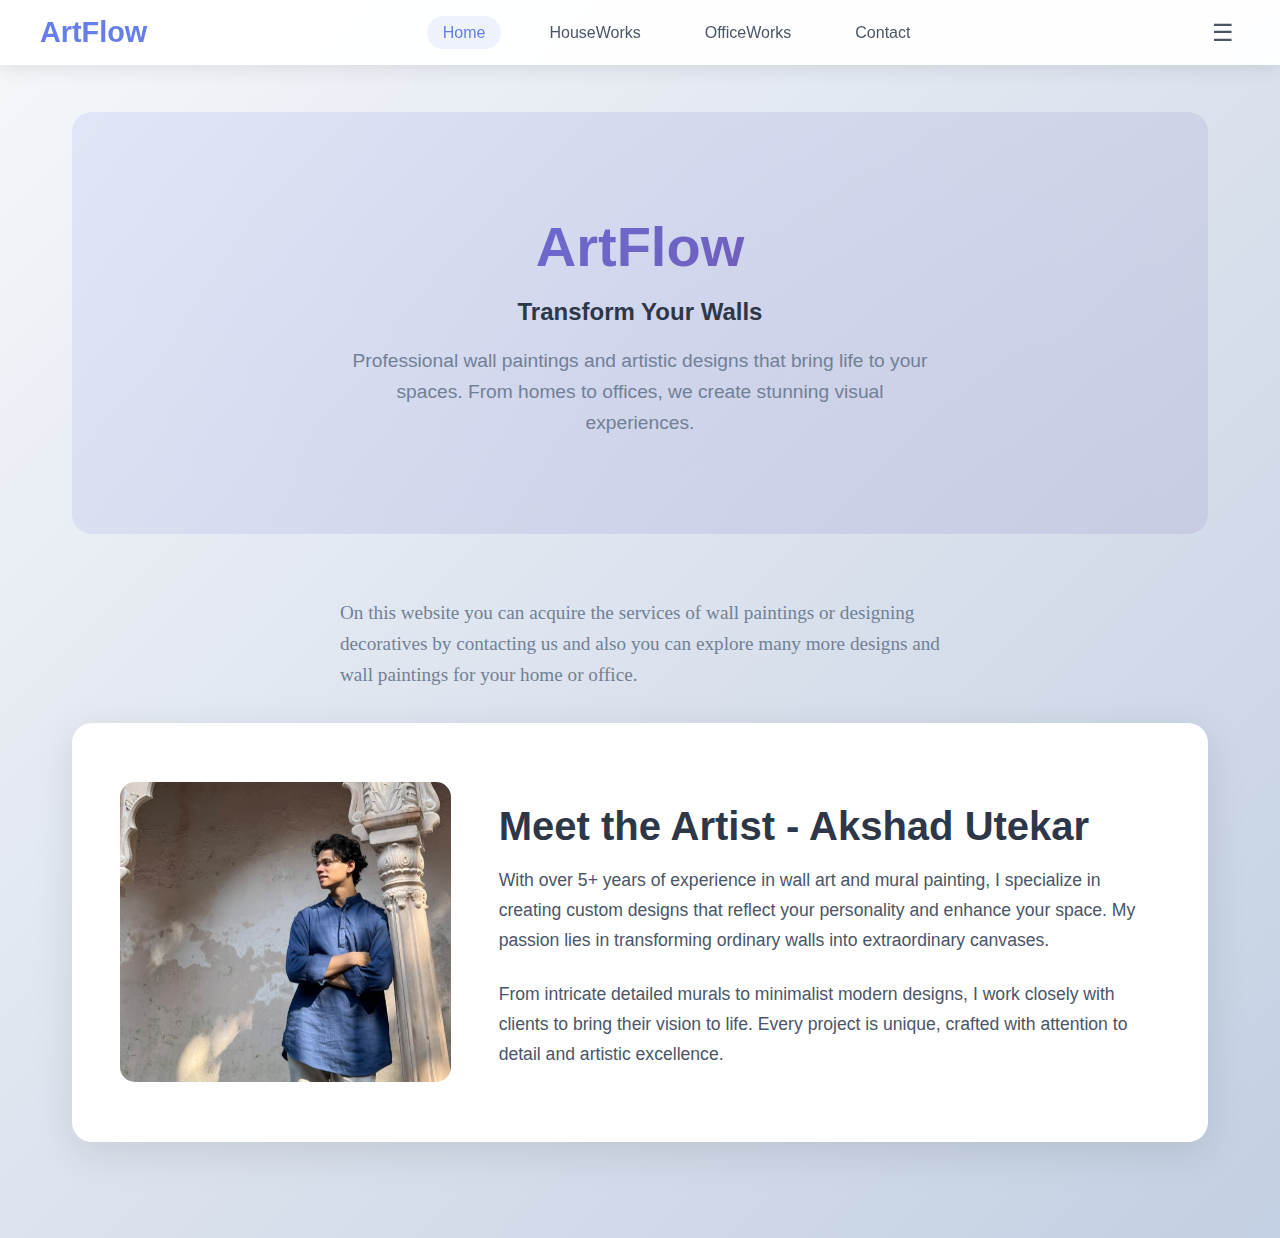
<file: index.html>
<!DOCTYPE html>
<html lang="en">
<head>
    <meta charset="UTF-8">
    <meta name="viewport" content="width=device-width, initial-scale=1.0">
    <title>ArtFlow</title>
    <style>
        body {
            box-sizing: border-box;
            margin: 0;
            padding: 0;
            font-family: 'Inter', -apple-system, BlinkMacSystemFont, sans-serif;
            background: linear-gradient(135deg, #f5f7fa 0%, #c3cfe2 100%);
            color: #2d3748;
            overflow-x: hidden;
        }

        * {
            box-sizing: border-box;
        }

        /* Navigation */
        .navbar {
            position: fixed;
            top: 0;
            width: 100%;
            background: rgba(255, 255, 255, 0.95);
            backdrop-filter: blur(10px);
            z-index: 1000;
            padding: 1rem 2rem;
            box-shadow: 0 2px 20px rgba(0, 0, 0, 0.1);
            transition: all 0.3s ease;
        }

        .nav-container {
            max-width: 1200px;
            margin: 0 auto;
            display: flex;
            justify-content: space-between;
            align-items: center;
        }

        .logo {
            font-size: 1.8rem;
            font-weight: 700;
            color: #667eea;
            text-decoration: none;
        }

        .nav-links {
            display: flex;
            gap: 2rem;
            list-style: none;
            margin: 0;
            padding: 0;
        }

        .nav-links a {
            text-decoration: none;
            color: #4a5568;
            font-weight: 500;
            padding: 0.5rem 1rem;
            border-radius: 25px;
            transition: all 0.3s ease;
            position: relative;
        }

        .nav-links a:hover,
        .nav-links a.active {
            color: #667eea;
            background: rgba(102, 126, 234, 0.1);
            transform: translateY(-2px);
        }

        /* Page Container */
        .page {
            display: none;
            min-height: 100vh;
            padding-top: 80px;
            animation: fadeIn 0.6s ease-in-out;
        }

        .page.active {
            display: block;
        }

        @keyframes fadeIn {
            from { opacity: 0; transform: translateY(20px); }
            to { opacity: 1; transform: translateY(0); }
        }

        .container {
            max-width: 1200px;
            margin: 0 auto;
            padding: 2rem;
        }

        /* Hero Section */
        .hero {
            text-align: center;
            padding: 4rem 0;
            background: linear-gradient(135deg, rgba(102, 126, 234, 0.1) 0%, rgba(118, 75, 162, 0.1) 100%);
            border-radius: 20px;
            margin-bottom: 4rem;
            position: relative;
            overflow: hidden;
        }

        .hero::before {
            content: '';
            position: absolute;
            top: -50%;
            left: -50%;
            width: 200%;
            height: 200%;
            background: radial-gradient(circle, rgba(102, 126, 234, 0.05) 0%, transparent 70%);
            animation: float 6s ease-in-out infinite;
        }

        @keyframes float {
            0%, 100% { transform: translateY(0px) rotate(0deg); }
            50% { transform: translateY(-20px) rotate(180deg); }
        }

        .hero-content {
            position: relative;
            z-index: 2;
        }

        .hero h1 {
            font-size: 3.5rem;
            font-weight: 800;
            margin-bottom: 1rem;
            background: linear-gradient(135deg, #667eea 0%, #764ba2 100%);
            -webkit-background-clip: text;
            -webkit-text-fill-color: transparent;
            background-clip: text;
        }

        .hero p {
            font-size: 1.2rem;
            color: #718096;
            max-width: 600px;
            margin: 0 auto 2rem;
            line-height: 1.6;
        }

        /* Artist Info */
        .artist-info {
            display: grid;
            grid-template-columns: 1fr 2fr;
            gap: 3rem;
            align-items: center;
            margin-bottom: 4rem;
            padding: 3rem;
            background: white;
            border-radius: 20px;
            box-shadow: 0 10px 40px rgba(0, 0, 0, 0.1);
            transition: transform 0.3s ease;
        }

        .artist-info:hover {
            transform: translateY(-5px);
        }
        .artist-photo {
            width: 100%;
            height: 300px;
            background-image: url('images/artist-photo.png'); /* Placeholder image */
            background-size: cover;
            background-position: center;
            border-radius: 15px;
            overflow: hidden;
        }

        .artist-details h2 {
            font-size: 2.5rem;
            margin-bottom: 1rem;
            color: #2d3748;
        }

        .artist-details p {
            font-size: 1.1rem;
            line-height: 1.7;
            color: #4a5568;
            margin-bottom: 1.5rem;
        }

        /* =========================================
           SERVICES GRID SECTION STYLES (INTEGRATED)
           ========================================= */
        .services-grid {
            display: grid;
            grid-template-columns: repeat(auto-fit, minmax(300px, 1fr));
            gap: 1.5rem;
            margin-bottom: 3rem;
        }

        .service-card {
            background-color: #fff;
            border-radius: 10px;
            box-shadow: 0 4px 12px rgba(0, 0, 0, 0.1);
            padding: 2rem;
            display: flex;
            flex-direction: column;
            align-items: center;
            text-align: center;
            transition: transform 0.3s ease, box-shadow 0.3s ease;
        }

        .service-card:hover {
            transform: translateY(-8px);
            box-shadow: 0 10px 25px rgba(0, 0, 0, 0.15);
        }

        .service-icon {
            font-size: 2rem;
            background-color: #eef2ff;
            height: 50px;
            width: 50px;
            display: flex;
            align-items: center;
            justify-content: center;
            border-radius: 50%;
            flex-shrink: 0;
        }

        .service-card h3 {
            margin: 1rem 0 0.5rem 0;
            font-size: 1.25rem;
            color: #333;
        }

        .service-card p {
            font-size: 0.95rem;
            line-height: 1.6;
            color: #555;
            flex-grow: 1;
        }
        
        /* Styles for the special showcase card */
        .service-card.showcase {
            grid-column: 1 / -1; 
            align-items: flex-start;
            text-align: left;
        }

        .showcase-header {
            display: flex;
            align-items: center;
            width: 100%;
            margin-bottom: 1rem;
        }
        
        .showcase-header .service-icon {
            margin-right: 1rem;
        }

        .showcase-header h3 {
            margin: 0;
        }

        .photo-grid {
            display: grid;
            grid-template-columns: repeat(auto-fit, minmax(150px, 1fr));
            gap: 1rem;
            width: 100%;
            margin-top: 2rem;
        }

        .photo-grid .card {
            background-color: #f0f2f5;
            border-radius: 12px;
            box-shadow: 0 4px 12px rgba(0, 0, 0, 0.08);
            overflow: hidden;
            transition: transform 0.3s ease, box-shadow 0.3s ease;
            aspect-ratio: 1 / 1;
            position: relative; /* Add this for positioning the number */
        }

        .photo-grid .card:hover {
            transform: translateY(-5px) scale(1.03);
            box-shadow: 0 8px 25px rgba(0, 0, 0, 0.12);
        }

        .photo-grid .card img {
            display: block;
            width: 100%;
            height: 100%;
            object-fit: cover;
        }

        /* New CSS for the number circle */
        .photo-grid .card .card-number {
            position: absolute; /* Position relative to the card */
            top: 10px; /* Adjust as needed */
            left: 10px; /* Adjust as needed */
            background-color: white;
            color: #333; /* Darker text color */
            border-radius: 50%; /* Make it a circle */
            width: 30px; /* Size of the circle */
            height: 30px; /* Size of the circle */
            display: flex;
            justify-content: center;
            align-items: center;
            font-weight: bold;
            font-size: 1rem;
            box-shadow: 0 2px 5px rgba(0, 0, 0, 0.15); /* Optional: subtle shadow for the circle */
            z-index: 10; /* Ensure it's above the image */
        }
       
        /* Contact Section */
        .contact-container {
            display: grid;
            justify-content: center;
            gap: 3rem;
            align-items: center;
            align-content: center;
        }
        .contcentre{
            align-self: center;
            align-content: center;
            -ms-flex-align: center;
        }
        
        /* ... other existing styles for contact page ... */
        .contact-info { background: white; padding: 3rem; border-radius: 20px; box-shadow: 0 10px 40px rgba(0, 0, 0, 0.1); align-self: center;align-items: center;align-content: center;}
        .contact-methods { display: flex; flex-direction: column; gap: 2rem; }
        .contact-method { display: flex; align-items: center; gap: 1rem; padding: 1.5rem; background: #f7fafc; border-radius: 15px; transition: all 0.3s ease; text-decoration: none; color: inherit; }
        .contact-method:hover { background: rgba(102, 126, 234, 0.1); transform: translateX(10px); }
        .contact-icon { font-size: 2rem; width: 60px; height: 60px; display: flex; align-items: center; justify-content: center; border-radius: 50%; background: linear-gradient(135deg, #667eea 0%, #764ba2 100%); color: white; }
        .contact-iconn { font-size: 2rem; width: 60px; height: 60px; display: flex; align-items: center; justify-content: center; border-radius: 50%; background: linear-gradient(135deg, #ffffff 0%, #ffffff 100%); color: #ffffff; }
        .contact-details h3 { margin: 0 0 0.5rem 0; color: #2d3748; }
        .contact-details p { margin: 0; color: #718096; }
        .contact-form { background: white; padding: 3rem; border-radius: 20px; box-shadow: 0 10px 40px rgba(0, 0, 0, 0.1); }
        .form-group { margin-bottom: 1.5rem; }
        .form-group label { display: block; margin-bottom: 0.5rem; color: #2d3748; font-weight: 500; }
        .form-group input, .form-group textarea { width: 100%; padding: 1rem; border: 2px solid #e2e8f0; border-radius: 10px; font-size: 1rem; transition: border-color 0.3s ease; }
        .form-group input:focus, .form-group textarea:focus { outline: none; border-color: #667eea; }
        .submit-btn { background: linear-gradient(135deg, #667eea 0%, #764ba2 100%); color: white; padding: 1rem 2rem; border: none; border-radius: 25px; font-size: 1.1rem; font-weight: 600; cursor: pointer; transition: all 0.3s ease; width: 100%; }
        .submit-btn:hover { transform: translateY(-2px); box-shadow: 0 10px 25px rgba(102, 126, 234, 0.3); }
        .section-title { font-size: 2.5rem; text-align: center; margin-bottom: 3rem; color: #2d3748; position: relative; align-self: center;align-items: center;align-content: center;}
        .section-title::after { content: ''; position: absolute; bottom: -10px; left: 50%;  width: 80px; height: 4px; background: linear-gradient(135deg, #667eea 0%, #764ba2 100%); border-radius: 2px; align-self: center;}

        /* Mobile Responsive */
        @media (max-width: 768px) {
            .nav-links { display: none; }
            .hero h1 { font-size: 2.5rem; }
            .artist-info { grid-template-columns: 1fr; text-align: center; }
            .contact-container { grid-template-columns: 1fr; }
            .container { padding: 1rem; }
            .mobile-menu-btn { display: block; }
            .nav-links { position: absolute; top: 100%; left: 0; width: 100%; background: white; flex-direction: column; padding: 1rem; box-shadow: 0 5px 20px rgba(0, 0, 0, 0.1); transform: translateY(-100%); opacity: 0; transition: all 0.3s ease; }
            .nav-links.active { display: flex; transform: translateY(0); opacity: 1; }
        }

        /* Mobile Navigation */
        .mobile-menu-btn {
            /*display: none;*/
            background: none;
            border: none;
            font-size: 1.5rem;
            cursor: pointer;
            color: #4a5568;
        }
        .info{
            font-family: 'Times New Roman', Times, serif;
             position: relative;
            z-index: 2;
            font-size: 1.2rem;
            color: #718096;
            max-width: 600px;
            margin: 0 auto 2rem;
            line-height: 1.6;
            
        }

    </style>
</head>
<body>
    <!-- Navigation -->
    <nav class="navbar">
        <div class="nav-container">
            <a href="#" class="logo">ArtFlow</a>
            <ul class="nav-links" id="navLinks">
                <li><a href="#" class="nav-link active" data-page="home">Home</a></li>
                <li><a href="#" class="nav-link" data-page="houses">HouseWorks</a></li>
                <li><a href="#" class="nav-link" data-page="offices">OfficeWorks</a></li>
                <li><a href="#" class="nav-link" data-page="contact">Contact</a></li>
            </ul>
            <button class="mobile-menu-btn" id="mobileMenuBtn">☰</button>
        </div>
    </nav>

    <!-- Home Page -->
    <div class="page active" id="home">
        <div class="container">
            <div class="hero">
                <div class="hero-content">
                    <h1>ArtFlow</h1>
                    <h2>Transform Your Walls</h2>
                    <p>Professional wall paintings and artistic designs that bring life to your spaces. From homes to offices, we create stunning visual experiences.</p>
                </div>
            </div>
            <div class="info">
                <p>On this website you can acquire the services of wall paintings or designing decoratives by contacting us and also you can explore many more designs and wall paintings for your home or office.</p>
            </div>

            <div class="artist-info">
                <div class="artist-photo"></div>
                <div class="artist-details">
                    <h2>Meet the Artist - Akshad Utekar</h2>
                    <p>With over 5+ years of experience in wall art and mural painting, I specialize in creating custom designs that reflect your personality and enhance your space. My passion lies in transforming ordinary walls into extraordinary canvases.</p>
                    <p>From intricate detailed murals to minimalist modern designs, I work closely with clients to bring their vision to life. Every project is unique, crafted with attention to detail and artistic excellence.</p>
                </div>
            </div>
        </div>
    </div>

    <!-- Portfolio (Services) Page -->
    <div class="page" id="houses">
        <div class="container">
            <!-- <div class="hero">
                <div class="hero-content">
                    <h1>Our Portfolio</h1>
                    <p>Comprehensive wall art solutions for every space and style. From residential homes to commercial establishments.</p>
                </div>
            </div> -->

            <div class="services-grid">
                <!-- Card 1: The Showcase Card with the embedded photo grid -->
                <div class="service-card showcase">
                    <div class="showcase-header">
                        <span class="service-icon">🏠</span>
                        <h3>Residential Homes</h3>
                    </div>
                    <p>Transform your living spaces with custom murals, accent walls, and artistic designs that reflect your personal style.The following images contains some of reference and original artworks which can be done by us.</p>
                    <div class="photo-grid">
                        <div class="card"><img src="nimages/homep1.jpg" alt="Abstract blue art"><span class="card-number">1</span></div>
                        <div class="card"><img src="nimages/homep2.jpg" alt="Calm teal water"><span class="card-number">2</span></div>
                        <div class="card"><img src="nimages/homep3.jpg" alt="Purple mountain range"><span class="card-number">3</span></div>
                        <div class="card"><img src="nimages/homep4.jpg" alt="Lush green field"><span class="card-number">4</span></div>
                    </div>
                    <div class="photo-grid">
                        <div class="card"><img src="nimages/homep5.jpg" alt="Abstract blue art"><span class="card-number">5</span></div>
                        <div class="card"><img src="nimages/homep6.jpg" alt="Calm teal water"><span class="card-number">6</span></div>
                        <div class="card"><img src="nimages/homep7.jpg" alt="Purple mountain range"><span class="card-number">7</span></div>
                        <div class="card"><img src="nimages/homep8.jpg" alt="Lush green field"><span class="card-number">8</span></div>
                    </div>
                    <div class="photo-grid">
                        <div class="card"><img src="nimages/homep9.jpg" alt="Abstract blue art"><span class="card-number">9</span></div>
                        <div class="card"><img src="nimages/homep10.jpg" alt="Calm teal water"><span class="card-number">10</span></div>
                        <div class="card"><img src="nimages/homep11.jpg" alt="Purple mountain range"><span class="card-number">11</span></div>
                        <div class="card"><img src="nimages/homep12.jpg" alt="Lush green field"><span class="card-number">12</span></div>
                    </div>
                    <div class="photo-grid">
                        <div class="card"><img src="nimages/homep13.jpg" alt="Abstract blue art"><span class="card-number">13</span></div>
                        <div class="card"><img src="nimages/homep14.jpg" alt="Calm teal water"><span class="card-number">14</span></div>
                        <div class="card"><img src="nimages/homep15.jpg" alt="Purple mountain range"><span class="card-number">15</span></div>
                        <div class="card"><img src="nimages/homep16.jpg" alt="Lush green field"><span class="card-number">16</span></div>
                    </div>
                    <div class="photo-grid">
                        <div class="card"><img src="nimages/homep17.jpg" alt="Abstract blue art"><span class="card-number">17</span></div>
                        <div class="card"><img src="nimages/homep18.jpg" alt="Calm teal water"><span class="card-number">18</span></div>
                        <div class="card"><img src="nimages/homep19.jpg" alt="Purple mountain range"><span class="card-number">19</span></div>
                        <div class="card"><img src="nimages/homep20.jpg" alt="Lush green field"><span class="card-number">20</span></div>
                    </div>
                    <div class="photo-grid">
                        <div class="card"><img src="nimages/homep21.jpeg" alt="Abstract blue art"><span class="card-number">21</span></div>
                        <div class="card"><img src="nimages/homep22.jpeg" alt="Calm teal water"><span class="card-number">22</span></div>
                        <div class="card"><img src="nimages/homep23.jpeg" alt="Purple mountain range"><span class="card-number">23</span></div>
                        <div class="card"><img src="nimages/homep24.jpeg" alt="Lush green field"><span class="card-number">24</span></div>
                    </div>
                    <div class="photo-grid">
                        <div class="card"><img src="nimages/homep25.jpeg" alt="Abstract blue art"><span class="card-number">25</span></div>
                        <div class="card"><img src="nimages/homep26.jpeg" alt="Calm teal water"><span class="card-number">26</span></div>
                        <div class="card"><img src="nimages/homep27.jpeg" alt="Purple mountain range"><span class="card-number">27</span></div>
                        <div class="card"><img src="nimages/homep28.jpeg" alt="Lush green field"><span class="card-number">28</span></div>
                    </div>
                    <div class="photo-grid">
                        <div class="card"><img src="images/homephoto1.jpeg"><span class="card-number">29</span></div>
                        <div class="card"><img src="images/homephoto23.jpeg" alt="Purple mountain range"><span class="card-number">30</span></div>
                        <div class="card"><img src="images/homephoto34.jpeg" alt="Lush green field"><span class="card-number">31</span></div>
                        <div class="card"><img src="images/homephoto35.jpeg" alt="Purple mountain range"><span class="card-number">32</span></div>
                    </div>
                    <div class="photo-grid">
                        <div class="card"><img src="images/homephoto7.jpeg" alt="Purple mountain range"><span class="card-number">33</span></div>
                        <div class="card"><img src="images/homephoto8.jpeg" alt="Lush green field"><span class="card-number">34</span></div>
                        <div class="card"><img src="images/homephoto9.jpeg" alt="Abstract blue art"><span class="card-number">35</span></div>
                        <div class="card"><img src="images/homephoto10.jpeg" alt="Calm teal water"><span class="card-number">36</span></div>
                    </div>
                    <div class="photo-grid">
                        <div class="card"><img src="images/homephoto36.jpeg" alt="Lush green field"><span class="card-number">37</span></div>
                        <div class="card"><img src="images/homephoto18.jpeg" alt="Calm teal water"><span class="card-number">38</span></div>
                        <div class="card"><img src="images/homephoto19.jpeg" alt="Purple mountain range"><span class="card-number">39</span></div>
                        <div class="card"><img src="images/homephoto20.jpeg" alt="Lush green field"><span class="card-number">40</span></div>
                    </div>
                    <!-- <div class="photo-grid">
                        <div class="card"><img src="images/homephoto24.jpeg" alt="Lush green field"><span class="card-number">24</span></div>
                    </div> -->
                    <div class="photo-grid">
                        <div class="card"><img src="images/homephoto25.jpeg" alt="Abstract blue art"><span class="card-number">41</span></div>
                        <div class="card"><img src="images/homephoto26.jpeg" alt="Calm teal water"><span class="card-number">42</span></div>
                        <div class="card"><img src="images/homephoto27.jpeg" alt="Purple mountain range"><span class="card-number">43</span></div>
                        <div class="card"><img src="images/homephoto28.jpeg" alt="Lush green field"><span class="card-number">44</span></div>
                    </div>
                    <div class="photo-grid">
                        <div class="card"><img src="images/homephoto29.jpeg" alt="Abstract blue art"><span class="card-number">45</span></div>
                        <div class="card"><img src="images/homephoto30.jpeg" alt="Calm teal water"><span class="card-number">46</span></div>
                        <div class="card"><img src="images/homephoto31.jpeg" alt="Purple mountain range"><span class="card-number">47</span></div>
                        <div class="card"><img src="images/homephoto32.jpeg" alt="Lush green field"><span class="card-number">48</span></div>
                    </div>
                    <!-- <div class="photo-grid">
                        <div class="card"><img src="images/homephoto23.jpeg" alt="Purple mountain range"><span class="card-number">49</span></div>
                        <div class="card"><img src="images/homephoto34.jpeg" alt="Calm teal water"><span class="card-number">50</span></div>
                        <div class="card"><img src="images/homephoto35.jpeg" alt="Purple mountain range"><span class="card-number">51</span></div>
                        <div class="card"><img src="images/homephoto1.jpeg" alt="Lush green field"><span class="card-number">52</span></div>
                    </div> -->
                </div>

                <!-- Other Service Cards -->
                <!-- <div class="service-card">
                    <span class="service-icon">🏢</span>
                    <h3>Office Spaces</h3>
                    <p>Professional wall art that enhances productivity and creates an inspiring work environment. Modern designs that align with your brand identity.</p>
                </div> -->
                <!-- <div class="service-card">
                    <span class="service-icon">🎨</span>
                    <h3>Custom Murals</h3>
                    <p>Commission a one-of-a-kind mural, from large-scale outdoor installations to intricate indoor feature walls.</p>
                </div> -->
            </div>
        </div>
    </div>
    <div class="page" id="offices">
        <div class="container">
            <!-- <div class="hero">
                <div class="hero-content">
                    <h1>Our Portfolio</h1>
                    <p>Comprehensive wall art solutions for every space and style. From residential homes to commercial establishments.</p>
                </div>
            </div> -->

            <div class="services-grid">
                <!-- Card 1: The Showcase Card with the embedded photo grid -->
                <div class="service-card showcase">
                    <div class="showcase-header">
                        <span class="service-icon">🏢</span>
                        <h3>Office Spaces</h3>
                    </div>
                    <p>Professional wall art that enhances productivity and creates an inspiring work environment. Modern designs that align with your brand identity.The following images contains some of reference and original artworks which can be done by us.  </p>
                    <div class="photo-grid">
                        <div class="card"><img src="images/offphoto1.jpeg"><span class="card-number">1</span></div>
                        <div class="card"><img src="images/offphoto2.jpeg" ><span class="card-number">2</span></div>
                        <div class="card"><img src="images/offphoto3.jpg" ><span class="card-number">3</span></div>
                        <div class="card"><img src="images/offphoto4.jpg" ><span class="card-number">4</span></div>
                    </div>
                    <div class="photo-grid">
                        <div class="card"><img src="images/offphoto5.jpg" alt="Abstract blue art"><span class="card-number">5</span></div>
                        <div class="card"><img src="images/offphoto6.jpg" alt="Calm teal water"><span class="card-number">6</span></div>
                        <div class="card"><img src="images/offphoto7.jpg" alt="Purple mountain range"><span class="card-number">7</span></div>
                        <div class="card"><img src="images/offphoto8.jpg" alt="Lush green field"><span class="card-number">8</span></div>
                    </div>
                    <div class="photo-grid">
                        <div class="card"><img src="images/offphoto9.jpg" alt="Abstract blue art"><span class="card-number">9</span></div>
                        <div class="card"><img src="images/offphoto10.jpg" alt="Calm teal water"><span class="card-number">10</span></div>
                        <div class="card"><img src="images/offphoto11.jpg" alt="Purple mountain range"><span class="card-number">11</span></div>
                        <div class="card"><img src="images/offphoto12.jpg" alt="Lush green field"><span class="card-number">12</span></div>
                    </div>
                    <div class="photo-grid">
                        <div class="card"><img src="images/offphoto13.jpg" alt="Abstract blue art"><span class="card-number">13</span></div>
                        <div class="card"><img src="images/offphoto14.jpg" alt="Calm teal water"><span class="card-number">14</span></div>
                        <div class="card"><img src="images/offphoto15.jpg" alt="Purple mountain range"><span class="card-number">15</span></div>
                        <div class="card"><img src="images/offphoto16.jpg" alt="Lush green field"><span class="card-number">16</span></div>
                    </div>
                    <div class="photo-grid">
                        <div class="card"><img src="images/offphoto17.jpg" alt="Abstract blue art"><span class="card-number">17</span></div>
                        <div class="card"><img src="images/offphoto18.jpg" alt="Calm teal water"><span class="card-number">18</span></div>
                        <div class="card"><img src="images/offphoto19.jpg" alt="Purple mountain range"><span class="card-number">19</span></div>
                        <div class="card"><img src="images/offphoto20.jpg" alt="Lush green field"><span class="card-number">20</span></div>
                    </div>
                    <!-- <div class="photo-grid">
                        <div class="card"><img src="homephoto21.jpeg" alt="Abstract blue art"></div>
                        <div class="card"><img src="homephoto22.jpeg" alt="Calm teal water"></div>
                        <div class="card"><img src="homephoto23.jpeg" alt="Purple mountain range"></div>
                        <div class="card"><img src="homephoto24.jpeg" alt="Lush green field"></div>
                    </div>
                    <div class="photo-grid">
                        <div class="card"><img src="homephoto25.jpeg" alt="Abstract blue art"></div>
                        <div class="card"><img src="homephoto26.jpeg" alt="Calm teal water"></div>
                        <div class="card"><img src="homephoto27.jpeg" alt="Purple mountain range"></div>
                        <div class="card"><img src="homephoto28.jpeg" alt="Lush green field"></div>
                    </div>
                    <div class="photo-grid">
                        <div class="card"><img src="homephoto29.jpeg" alt="Abstract blue art"></div>
                        <div class="card"><img src="homephoto30.jpeg" alt="Calm teal water"></div>
                        <div class="card"><img src="homephoto31.jpeg" alt="Purple mountain range"></div>
                        <div class="card"><img src="homephoto32.jpeg" alt="Lush green field"></div>
                    </div>
                    <div class="photo-grid">
                        <div class="card"><img src="homephoto33.jpeg" alt="Abstract blue art"></div>
                        <div class="card"><img src="homephoto34.jpeg" alt="Calm teal water"></div>
                        <div class="card"><img src="homephoto35.jpeg" alt="Purple mountain range"></div>
                        <div class="card"><img src="homephoto36.jpeg" alt="Lush green field"></div>
                    </div> -->
                </div>

                <!-- Other Service Cards -->
                <!-- <div class="service-card">
                    <span class="service-icon">🏢</span>
                    <h3>Office Spaces</h3>
                    <p>Professional wall art that enhances productivity and creates an inspiring work environment. Modern designs that align with your brand identity.</p>
                </div> -->
                <!-- <div class="service-card">
                    <span class="service-icon">🎨</span>
                    <h3>Custom Murals</h3>
                    <p>Commission a one-of-a-kind mural, from large-scale outdoor installations to intricate indoor feature walls.</p>
                </div> -->
            </div>
        </div>
    </div>

    <!-- Contact Page -->
    <div class="page" id="contact">
        <div class="container">
            <div class="hero">
                <div class="hero-content">
                    <h1>Get In Touch</h1>
                    <p>Ready to transform your space? Let's discuss your vision and bring it to life with stunning wall art.</p>
                </div>
            </div>
            <div class="contcentre">
            <div class="contact-container">
                <div class="contact-info">
                    <h2 class="section-title">Contact Methods</h2>
                    <div class="contact-methods">
                        <a href="https://wa.me/919892284317" target="_blank" rel="noopener noreferrer" class="contact-method">
                            <div class="contact-iconn"><?xml version="1.0"?><!DOCTYPE svg  PUBLIC '-//W3C//DTD SVG 1.1//EN'  'http://www.w3.org/Graphics/SVG/1.1/DTD/svg11.dtd'><svg height="100%" style="fill-rule:evenodd;clip-rule:evenodd;stroke-linejoin:round;stroke-miterlimit:2;" version="1.1" viewBox="0 0 512 512" width="100%" xml:space="preserve" xmlns="http://www.w3.org/2000/svg" xmlns:serif="http://www.serif.com/" xmlns:xlink="http://www.w3.org/1999/xlink"><g id="WhatsApp-Logo-Icon"><path d="M116.225,-0.001c-11.264,0.512 -26.112,1.536 -32.768,3.072c-10.24,2.048 -19.968,5.12 -27.648,9.216c-9.728,4.608 -17.92,10.752 -25.088,17.92c-7.68,7.68 -13.824,15.872 -18.432,25.6c-4.096,7.68 -7.168,17.408 -9.216,27.648c-1.536,6.656 -2.56,21.504 -2.56,32.768c-0.512,4.608 -0.512,10.752 -0.512,13.824l0,251.905l0,13.824c0.512,11.264 1.536,26.112 3.072,32.768c2.048,10.24 5.12,19.968 9.216,27.648c4.608,9.728 10.752,17.92 17.92,25.088c7.68,7.68 15.872,13.824 25.6,18.432c7.68,4.096 17.408,7.168 27.648,9.216c6.656,1.536 21.504,2.56 32.768,2.56c4.608,0.512 10.752,0.512 13.824,0.512l251.904,0l13.824,0c11.264,-0.512 26.112,-1.536 32.768,-3.072c10.24,-2.048 19.968,-5.12 27.648,-9.216c9.728,-4.608 17.92,-10.752 25.088,-17.92c7.68,-7.68 13.824,-15.872 18.432,-25.6c4.096,-7.68 7.168,-17.408 9.216,-27.648c1.536,-6.656 2.56,-21.504 2.56,-32.768c0.512,-4.608 0.512,-10.752 0.512,-13.824l0,-265.729c-0.512,-11.264 -1.536,-26.112 -3.072,-32.768c-2.048,-10.24 -5.12,-19.968 -9.216,-27.648c-4.608,-9.728 -10.752,-17.92 -17.92,-25.088c-7.68,-7.68 -15.872,-13.824 -25.6,-18.432c-7.68,-4.096 -17.408,-7.168 -27.648,-9.216c-6.656,-1.536 -21.504,-2.56 -32.768,-2.56c-4.608,-0.512 -10.752,-0.512 -13.824,-0.512l-265.728,0Z" style="fill:url(#_Linear1);fill-rule:nonzero;"/><path d="M344.754,289.698c-4.56,-2.282 -26.98,-13.311 -31.161,-14.832c-4.18,-1.521 -7.219,-2.282 -10.259,2.282c-3.041,4.564 -11.78,14.832 -14.44,17.875c-2.66,3.042 -5.32,3.423 -9.88,1.14c-4.561,-2.281 -19.254,-7.095 -36.672,-22.627c-13.556,-12.087 -22.709,-27.017 -25.369,-31.581c-2.66,-4.564 -0.283,-7.031 2,-9.304c2.051,-2.041 4.56,-5.324 6.84,-7.986c2.28,-2.662 3.04,-4.564 4.56,-7.606c1.52,-3.042 0.76,-5.705 -0.38,-7.987c-1.14,-2.282 -10.26,-24.72 -14.06,-33.848c-3.701,-8.889 -7.461,-7.686 -10.26,-7.826c-2.657,-0.132 -5.7,-0.16 -8.74,-0.16c-3.041,0 -7.98,1.141 -12.161,5.704c-4.18,4.564 -15.96,15.594 -15.96,38.032c0,22.438 16.34,44.116 18.62,47.159c2.281,3.043 32.157,49.089 77.902,68.836c10.88,4.697 19.374,7.501 25.997,9.603c10.924,3.469 20.866,2.98 28.723,1.806c8.761,-1.309 26.98,-11.029 30.781,-21.677c3.799,-10.649 3.799,-19.777 2.659,-21.678c-1.139,-1.902 -4.179,-3.043 -8.74,-5.325m-83.207,113.573l-0.061,0c-27.22,-0.011 -53.917,-7.32 -77.207,-21.137l-5.539,-3.287l-57.413,15.056l15.325,-55.959l-3.608,-5.736c-15.184,-24.145 -23.203,-52.051 -23.192,-80.704c0.033,-83.611 68.083,-151.635 151.756,-151.635c40.517,0.016 78.603,15.811 107.243,44.474c28.64,28.663 44.404,66.764 44.389,107.283c-0.035,83.617 -68.083,151.645 -151.693,151.645m129.102,-280.709c-34.457,-34.486 -80.281,-53.487 -129.103,-53.507c-100.595,0 -182.468,81.841 -182.508,182.437c-0.013,32.156 8.39,63.546 24.361,91.212l-25.892,94.545l96.75,-25.37c26.657,14.535 56.67,22.194 87.216,22.207l0.075,0c100.586,0 182.465,-81.852 182.506,-182.448c0.019,-48.751 -18.946,-94.59 -53.405,-129.076" style="fill:#fff;"/></g><defs><linearGradient gradientTransform="matrix(0,-512,-512,0,256.001,512)" gradientUnits="userSpaceOnUse" id="_Linear1" x1="0" x2="1" y1="0" y2="0"><stop offset="0" style="stop-color:#25cf43;stop-opacity:1"/><stop offset="1" style="stop-color:#61fd7d;stop-opacity:1"/></linearGradient></defs></svg></div>
                            <div class="contact-details">
                                <h3>WhatsApp</h3>
                                <p>Quick responses and project updates</p>
                            </div>
                        </a>
                        <a href="https://instagram.com/akshad.u_9" target="_blank" rel="noopener noreferrer" class="contact-method">
                            <div class="contact-iconn"><svg version="1.1" id="Layer_1" xmlns="http://www.w3.org/2000/svg" xmlns:xlink="http://www.w3.org/1999/xlink" x="0" y="0" viewBox="0 0 1005 1005" style="enable-background:new 0 0 1005 1005" xml:space="preserve"><style>.st0{clip-path:url(#SVGID_00000130622006894310625020000004174188710254592903_)}.st1{clip-path:url(#SVGID_00000051351915170632626820000013518756960088417417_)}.st2{clip-path:url(#SVGID_00000021817509185890717940000001189774779219633321_)}</style><switch><g><defs><path id="SVGID_1_" d="M295.423 5.962c-53.2 2.511-89.537 11.033-121.29 23.475-32.87 12.814-60.733 29.986-88.451 57.818-27.75 27.848-44.793 55.761-57.51 88.664C15.86 207.752 7.517 244.106 5.167 297.34 2.835 350.672 2.3 367.682 2.56 503.457c.259 135.758.858 152.8 3.401 206.148 2.543 53.185 11.033 89.506 23.475 121.275 12.83 32.87 29.985 60.718 57.833 88.453 27.832 27.735 55.76 44.761 88.679 57.495 31.8 12.296 68.17 20.672 121.387 23.004 53.33 2.35 70.356 2.868 206.097 2.609 135.805-.26 152.831-.86 206.162-3.387 53.2-2.543 89.504-11.064 121.29-23.473 32.869-12.863 60.733-29.987 88.45-57.835 27.72-27.833 44.762-55.762 57.48-88.68 12.311-31.802 20.686-68.171 23.003-121.356 2.332-53.364 2.884-70.407 2.624-206.165-.259-135.774-.874-152.784-3.401-206.1-2.528-53.233-11.049-89.538-23.475-121.323-12.846-32.87-29.985-60.702-57.817-88.453-27.832-27.719-55.76-44.794-88.679-57.479-31.817-12.312-68.17-20.704-121.388-23.004-53.33-2.366-70.356-2.884-206.145-2.625-135.756.26-152.781.843-206.113 3.402m5.833 903.877c-48.746-2.123-75.217-10.223-92.859-17.01-23.36-9.04-40.03-19.878-57.575-37.293-17.512-17.48-28.382-34.102-37.503-57.414-6.853-17.642-15.098-44.081-17.382-92.828-2.48-52.699-3.046-68.51-3.29-202.017-.258-133.473.227-149.285 2.528-202.033 2.09-48.714 10.239-75.217 17.01-92.843 9.04-23.394 19.844-40.031 37.292-57.576 17.48-17.545 34.101-28.383 57.43-37.503 17.625-6.886 44.064-15.067 92.793-17.383 52.732-2.495 68.526-3.03 201.998-3.289 133.504-.26 149.316.21 202.064 2.527 48.713 2.122 75.216 10.19 92.826 17.01 23.376 9.04 40.046 19.813 57.575 37.293 17.528 17.48 28.398 34.07 37.519 57.446 6.884 17.577 15.066 44.049 17.366 92.763 2.51 52.732 3.078 68.543 3.32 202.017.26 133.506-.226 149.317-2.542 202.033-2.122 48.747-10.206 75.234-17.01 92.892-9.04 23.345-19.846 40.015-37.31 57.56-17.462 17.48-34.083 28.382-57.428 37.503-17.593 6.869-44.064 15.067-92.762 17.383-52.73 2.479-68.526 3.046-202.046 3.289-133.472.26-149.267-.243-202.014-2.527m407.609-674.61c.064 33.113 26.988 59.924 60.101 59.86 33.13-.065 59.94-26.974 59.892-60.088-.065-33.113-26.99-59.94-60.118-59.875-33.129.064-59.94 26.989-59.875 60.102M245.771 502.986c.275 141.8 115.441 256.498 257.207 256.223 141.783-.276 256.544-115.41 256.269-257.211-.276-141.752-115.458-256.515-257.257-256.24-141.767.276-256.495 115.46-256.219 257.228m90.055-.178c-.162-92.034 74.326-166.798 166.342-166.96 92.033-.178 166.812 74.278 166.99 166.328.179 92.05-74.31 166.797-166.358 166.976-92.016.178-166.796-74.294-166.974-166.344"/></defs><clipPath id="SVGID_00000170980134926788928000000000553113072940639111_"><use xlink:href="#SVGID_1_" style="overflow:visible"/></clipPath><g style="clip-path:url(#SVGID_00000170980134926788928000000000553113072940639111_)"><defs><path id="SVGID_00000096756851418762435920000001711687824209778822_" d="M-37.905-36.659h1080v1080.014h-1080z"/></defs><clipPath id="SVGID_00000075130749379876087420000012434501290736231839_"><use xlink:href="#SVGID_00000096756851418762435920000001711687824209778822_" style="overflow:visible"/></clipPath><g style="clip-path:url(#SVGID_00000075130749379876087420000012434501290736231839_)"><defs><path id="SVGID_00000032622824924000771630000000461164216671436934_" d="M-42.905-41.66h1090v1090.015h-1090z"/></defs><clipPath id="SVGID_00000076589791919960347240000006817951357147468980_"><use xlink:href="#SVGID_00000032622824924000771630000000461164216671436934_" style="overflow:visible"/></clipPath><g style="clip-path:url(#SVGID_00000076589791919960347240000006817951357147468980_)"><defs><path id="SVGID_00000086685721139758078450000004425164077134485120_" d="M-42.905-41.66h1090v1090.015h-1090z"/></defs><clipPath id="SVGID_00000057848519819832226150000010698714775723389572_"><use xlink:href="#SVGID_00000086685721139758078450000004425164077134485120_" style="overflow:visible"/></clipPath><g style="clip-path:url(#SVGID_00000057848519819832226150000010698714775723389572_)"><image style="overflow:visible" width="2272" height="2272" xlink:href="[data-uri] EAMCAwYAAFokAABijgAAd23/2wCEABALCwsMCxAMDBAXDw0PFxsUEBAUGx8XFxcXFx8eFxoaGhoX Hh4jJSclIx4vLzMzLy9AQEBAQEBAQEBAQEBAQEABEQ8PERMRFRISFRQRFBEUGhQWFhQaJhoaHBoa JjAjHh4eHiMwKy4nJycuKzU1MDA1NUBAP0BAQEBAQEBAQEBAQP/CABEICOMI4QMBIgACEQEDEQH/ xADDAAEBAQEBAQEBAAAAAAAAAAAAAQUEBgMHAgEBAQADAQEAAAAAAAAAAAAAAAECAwUEBhAAAQIE BAcBAQEBAQAAAAAAAAMFcIA1FiIjMxQBEQIyEwQ0MRIGFZARAAADCAICAgEABwUJAQAAAAADo4AB cqLSBDREsXNDRcECESExQVGREjIQYdETM3GB8VJiksLiFBUSAAECBgEEAwABAwIHAAAAAAABAnCx cpIDM0QxMkNFcZFzERBBEmGCoCFRgUKDNP/aAAwDAQACEQMRAAAA9X5n5Z3e26jLei6jLRqMsajL GoyxqMsajLGoyxqMsajLJqMsajLGoyxqMsajLGoyxqMsalyqajLGoyxqMsajLJqMsajLGoyxqMsa jLRqMsajLGoyxqMsajLGoyxqMsajLppswabMGmyxqMwumzIajLppsyGoyy6jLGoyxqMsuoyxqMsu oyxqTMhqzMi6jLGoyy6jLGoyy6jLGoyy6jLGoyxqMsuoyxqMuLqsoarKLqMsajLLqMsajLLqMsaj LGoyi6rKGqyhqsouqyhqXKGoyy6jLGoyxqMouqyhqsoarKGqyi6rKGqyhqsouqyhqsoarKGqyhqM ouqyhqsoarKGqyi6rKGqylarKGqyhqsoarKLqsoarJGsyRrMkazJGsyRrMka0yhqsouqyhqsoarK GqyhqsoarKGqylarKGqyi6rKGqyhqsqGsyRrMkazJGsyRrMkazJGsyRrMkazJGsyRrMkazJGsyRr MkazJGsyRrMka2149hh+rvDOV4Obg7+Ds6w2UAAAAAEAAACAAAAAAAKlAQAAAAAAAAAAECABQFAE AKBLFWCwAAUAFABQAVLAFABQAUAFABQCVYAFABQAUAFgAUAAFABQEsBVgAAUAAFAAABUsAAtAAAA BQAAAAIFAAAAAAAC0AAAAAAAAABLFAAAAAAAAAAAAAAAAAAA1eDv4NfFDZQAAAAAAQAAAIAAAAAA WCgBAAAAAAAAAAQIAWFqCkAFABBQAAUAAFABQAVLAFABQAUAFABQJZVgAUAFBQAIFABQAAUAFASw VFAABQAAUAAFAgAAtAAABQAAAAAIFAAAAAAAC0AAAAAAAAABLFAAAAAAAAAAAAAAAAAAA1eDv4Nf GDYAAAAAAAABAAgAAACpSKIsKlAAQAAAAAAAIAAAAAAFBAFAAABQAUAAFABUsAUAFBQAUAAFBUsA UAFABQAWLAAFABQAAUBBbAAABQAAUAAFAgAoFAAABQAAAAAIFAAAAAAC0AAAAAAAAFBAEsUAAAAA AAAAAAAAAAAAADV4O/g18YNgAAIAAAAAAACwIAAAAWCglQoAAQAAAAAIAAAAAAAsAFALAAFAABQA UAAFSwBQUAFABQAUARbLAFABQAUARbLAFAABQAAUCFWAABQAAAUAAFQAAAtAAABQAAAAAIFAAAAA AC0AAAAAAAAFABEFAAAAAAAAAAAAAAAAAAA1eDv4NXGDYAAAAAAAAAAAABAAAAFgpBYKAAAEACAA AAAAAAAAUAAAFAABQAAUAFAlRQAUAFABQAUAlWABQAUAFASlSwBQAAUAFASwWFAABQAAUAABBbLA AFAAAAC0AAAAAQBRSAAAABQAAoAAICgAAAUCAAAAAAAAAFIAAAAAAAAADV4O/g1cYNlAAAAAABAA AAAAAAAAQAAUlQqUAAACAAAAAAAAAAAAAAUAAFABQAUBFVABQAUAFABQBFLAFABQAUAFlCABQAUA AFASwLFABQAAAUAAFllEAAFAAAABQAoAABLFUBAAAAFAAAAAAACgAAAUBLAAAAAAABQASwAAAAAA AAA1eDv4NXGDZQAAAAAAAAAAQAAAAAAAACoSgAAAACAAAAAAAAAAAUAAAFAABQAVKEFABQAUAFAB RAFABQAUAFARVQAUAAFAABQEpUsAAUAAFAAABQIAAFAAABQAAoAAFSwWCwAAAAUAAAAAAAKAABQA EogAAAABQAAACLAAAAAAAADV4O/P1ceo2KgqBYKgoAAAAAAAAAAQAAAAAACpQECAAAAAAAAAAAAU AAFAABQAAUQBQAUAFABQAUlIFABQAAUAFEVUAAUAFAABQAEsUAFAAABQAAUACABQAAAAUAAKCAtA QACwAABQAAAAAAAAAUAAAKAgAAACgAAAABKIAAAAAAADVz9DP1ccNlqCpQCAAAqUBAAAAAAAAAAA QAAAIWCpQAAAAAAAAAAAAAFAABQAAUgBQAUAFABQAUBBQAUAAFABQEpYIBQAtAABQAAWWUgAUAAF AABQAAIFAAAAABQAAAAUCUoBAABQAAAAAAAAUAAAAAACKqUAAAAAAAAAEsAAAAAAANTg0M/Vxw2U AAAAACxSKIoAAABAAAAAAAAAQAIAKJQAAAAAAAAAABQAAUAFRRABQAUAFABQAUBLFABQAAUAFAEU IBQAoFABQgALQBAFAABQAAUAAAQKVLAAAAFAAAABQAAAIKBQAAAAAAAAUAAAAAAABLCoqgAAAAAA AELBQAAAAAANTg7+DVxw2UAAAAAEAAAqCoKAAAAAAEAAACAAAAAFlAAAAAAAAAAAUAARQAAUAFAB QAUIC0ARQAlCgAlABQAVAABQAUAFAAABQEFAAC0AIBQoCUAIFqUQAAUAAAAAFAAAAAgUAKAAAAAA BQAAAAAAAAAIAAUlAAAKAEUAAAAAAAADVz+/g1ccNlAAAAAAAAAAAWEoAAAAAAAAgAAAEAAAAABQ KgqUAAAAABSIABQAAUAFABQAUARQAAUAFABQAEsWwAUAFAABQAAUACUWABQAAUAAKAEUUEAFRQAA AAUAAAAAAQBQAoAAAAAAFAAAAAAAAAAiiUAAAAAELQAAAAAAAAANTg7+DVyA2UEAAAAAAAAAACKg oAAAAAAAAQAAAAAAAAAAABYKgqJagoJYAUAAFAABQAUAFABUAAFABQAUAARVQBQAUAAFAABQAAVL AAFAABQAAUQFAIAFCgAAAAUAAAAFASwAAAAABQAAAoAAAAAAAAAAAAAAARQAAAAAAAoAAIA1ODv4 NfIDOgAAAAAAAAAAALBQAhBUFAAAAAAAAAAAAAAAAAAEAAoAAAKACgAAoAAKACopAoAAKACgAAoE CgAoAAKACgAAoAEACgAAoAAKAAAgApYAAABaAAAAACgCAAAAAAKAAAAAAAAFAAAAAAAoAAAgAAAA AAAAAAAABqcHfwauSGygAAAAgAAAAAAAAAFQVBUFQVBUFSgAAAIAAAACgBAAAAAAKAACgAAoAAKA ACpYAoAKAACgAoACKqACgAAoAKAACgAIKqAAAKAACgCFAIAqoAAAoAAAAUACgAJRFCAAACgAAAAA AAAABQAAAKAAAAIAAAAAAAAAAAACkUafB38GrkhsoAAAAAAAAAAAAAAAAAAAIAABUoAAAAAEAAAA oAAAAAKAACgAAoAAKIVCgAAoAKAACgApKIAKAACgAoAAKAJFi2iQFAAoAAKAAABAopAAAoAAAAAK AAAILBUUAACgAAAAAAAAAAoAAAUAAAABAAAAAAAAAAFEURQABp8HfwauUGygAAAAAAAAAgAAAAAA AAAAAAAAFSgQAAAAAAACgAAAAoAAAKIVBULUALYAAKAAEoAKAACgIKAACgAAoAAKAICqgAAoAAAK AAACoUUIAAKAAAACgAAACAoAgoAAUAAAAAAAAACgAAABQAAACWAAAAAAAAACwVBUFAABp8HfwauU GygAAAAABAAAAAAAAUAAAAAEAAAAAALKAAAAAAAAAoAAAKIVACgAAoAASgAAoAKAACgCAKACgAAo AAKAAIopAAoAAAKAAACiAFBAAoAAUAACgAAAAAAogAAAAAFAoAAAAAAAAAAAAAAAEFAAAAAAAAAA AAoAAGpwd/Bq5QZ0CKJQAAAAAAAAAAAAAAAAAAAAAAAAAAAAsAAAAAFAAABQAAUAAAJQAAUAAFAB QACFAABQAAUAAFABSAsLABQAAAUAAAFEBSUEsUAAAAFAACgAAAAUABAAAAABQAAAAoAAAAAAAAAA AAFAAikiiKIolARQoAAAAAADUz9DP08oNmQAACwVBUoAAAAAAAAAAAAAAAAAAAAAAAAAAAAAACgA AAoAQACgAAoAAKAACgACKWAAKAACgAAoAAKgKgCgAAoAAAAKAICgKICkAACgAAAAAAAoAUAlgAAA CgAAAAAAABQAAAAAAAAAKAAAAAAAAgAAABQAAQBqZ+hn6uWGzIAAAEAqCoKgqCoKAAAFBAAAUAAA AAAAAAAAAAAAAAAFACAAUAAAFAABQAAAUAAFQLBQAgAFAABQAAUBFCFAAABQAAAUAAQFUAQWUSwC 0AAAAAAFAAAAAAhSKEsUKAAAAAAAAAAAACgAUAAAAAAAAgoAAAIAAAAAAAADUz9DP1cwM6AAAAAA AAAsFQVBUFQVFVBUFAAAAAAACgAAAAAAAAABAKAAACgAAAoAAAKAACkFILEoAAKAAACgAAoAAKgA AAoAAKAAAACxQAIKALAAAABQKAAAAAAAAItAIAAABQAAAAAAAAAKAAAAAAAFAAAQCwUACWAAAAAA AAAGpn6Gfp5gbMgAAAAAAAAAAAAAAAAAAFgoAAACCoWoKgqCoKgoAAAAUAAAAFAAAEKRVgsAFACA AUAAFAABQAAAUAAFEBSABQAAAUAAAFAAELAUUBLAsAAAUAAAKAAAABQAAEAAAAAAFCgAAAAAAAAA AAAAAAAEsoACoKBAAAAAAAAAKNPP7+DTzQ2ZAAAAAAAAAAAAAAAAAAAAAAAAAAAoAAAAAFQVBULU FSgABC1BYAAAKAEAAoAAKAACgAAAoAQACgBUqKEAAAAoAAAKAAAAlLKAhYUUQKAAAAAAACgAAABQ AgAKQAKAAAAAAAFAAAAAAAAAAAAAJYoAIFLKQApFEURRFEUAoAGlwd/Bp5oZ5AAAAAAABQAAAAAA AAAAAAAAAAAAKAAAAAAAACgABAAKAAAACgAAAoAAAKAAChAAAKAAACkBYAoAAAAKAAACgAAAIAoI tgAAABQKAAAAAAAAAILC0CWUAAAAAAAAAAAAAAAFAoAAAAACURRFgAAAAAAAAURRKAGlwd/Bq5wZ 0AAAAAAAAAAAFAAAAAAAAAAACgAAUAAAAAAAJQAAAAAUAAAAFAAABQAAAlAAABQACChQCAsLBQAA AUAAAAFAAAAAQUoIAAAAUAAAAAKAAAABQAABAAAAKAAAAAAAABQAAAAAAAoAAAAAAAABKIoAAAAA AA0uDv4NPODZkAAAAAAAAAAAACgAAAAAAAAAAAAAoAAAAAAAKAAAACgAAAAAoAAAQCgAAoAAACWK sFgAAthAUAChAAAAAKAAACgAAAIAUACgAAAAAAAoAAAAUAAIAAAAAAAABaAAAAAAAAAAAAAAAFAA AAAAAAAAAAAAQGnwd/Bp54Z5AAAAAAAAAAAAABQAKAAAAAAAAAACgAAAAAAoAAAAAKAAEAAAoAAA AKAAACgCFQBKAAAACgAAAAoAAAAAKAAAAAgpRFgAAAAFoAAAAAAAAAAAEChQAAAAAAAAAAAUAAAA AAAAAAAAAAAAAAAFAAAAAJYAunwd/Bo58VsyAAAAAAAAAIKgoAAACFoAAAAAAAoAAFAIFgqCoKAF AAIKgqColqCpQAAFEKAAAQoUAAQqWIFsAAAFAAAABQAAAAgFAAACgAUAAAAQAABQAAAAAAAoAAFA AAQBQBAAACgAAAAAAAAAAAoAAAAAAAAAAAAAAAAAAAACFWKNLP0ODT4IszyAAWCoKgqCoqoKgsAA AAABYAUACoKgqCoLAAqCwUAAAAAFAAAAABQAAALAABQAAAgFAWAAAFAAAABQgAAAAFAAAAABQAAA AAACVYoiwAACgAAUAAAAAAAACKoAAQAAAAAACgAAAAAAAAAAAAAUKAAAAAAAAAAAAAAAAA0s/Qz9 HgDZmAAABUAAAAAAAAAAAAAKAAFAAAAAAoAAAAKAAAAAACgAAABAKAAAAACgAAAABKAAAACgAAAA AAoAAAAAAKAAAAAIAAAoAAAAAUAAAAAAAAAQoUAAAAAAAAAAFAAAAAAAAAAAAAAAABQAAAAAAAAA AGln6Gfo8IZ5AoAAAUAAAAAAAAAAAAACgAAAAAABaAAAACgAAAAAoAQAAAACgAAAAABKAAAACgAA AAABKAAAAAACgAAAAAAACLUpFVKCAAAAAACgAAABQAAACAAAAAAFAAAAAAAAAABQAAAAAAAAAAAA AAAAAAAAUAEAaWfoZ+nxBnkAAAAACgAAAAAAAAAAAAoAUAAAACgAAAAAoAAAAAKAAAAAACgBAAAA AKAAAAAChAAAAAAAKAAAAAACgAAAASgAQWAAACgABQAAAAAAAAAhYoFEpAAAAAAABQAAAAAAAAAA UAAAAAAAAACgAgAAKAAAAABpZ+hn6PEGeQAAAAAAAAKFAAAAAAAAAoAAAAAUCgAAAAoAAAAAAKAA AEAAAoAAAAAAASgAAAAAAoAAAAQAACgAAAAAAACLUFhQAAAAAAAAAAAAAUAACgAACFgABQAAAAAA AAAAAUAAAAAAAAAAAAFAAAAAAAAAAAAAaWfoZ+jxBnmAAAAAAAAAAACgAAAAAAAoUAAACgAEFShC 1BUFQVBUFQVLaEAAAAAAAoAAQAAAACgAAAABAAKAAAAAAAACgAAACFlEUSwVAAACgAAABQAAAAAA AAAAUgAAAAAABQAAAAAAAAAAAUAAAAAAAAAAAAAAAAAAAAAFAaWfoZ/n8YZ5gAAAAAAAAAAABaAA AAAACgAASwVFpYLBYAAKAAAACgAAVBUFAAAEoAAAAAAAAAQCgAAAAAAAoQAAAAAAAAAACiFgBQAA AAAAAAAAAAAUAAAAICkWAAAUAAAAAAAAFAAAAAAAAAABQAAAAAAAAAAAAAAAAAAGln6Gf5/IGzMA AAAAAAAAAAAAFAAAAABRKsAAAFAAAABQAAAoFCAoAIAWCoKAFAAACAAAAAAAAAUIAAAAAAABQAAA AAAACAoiwABQAAAAAAAoAAAAAAAAKAAiiKAIAAAKAAAAAAAAAACgAAAQAAAAAKABQAAAAAAAAAAA ANLP0M/z+QM8gAAUAAAAAAAAAAAFCgAEAFAAAABQoAAAFAAAABQAAAAAAAKiWpQAAAAAAAIAAAAB QAAAgAAAAAAFAAAAAAIAAAoAAAAAAAAAAAAAKAAAAAACkAAAAAAAKAAAAAAAAACgAAAAAAAAAAAA AAAAAAAAAANLP0M/z+QM8wAAAAAUAAAAAKAAABQEoQAAUKAABQAAAAUAAAAFAAAAAAAABQAKgqIq CoKlAAAAAgAAAFAAAAAAAAAAAAAASwKWAAAAAAAAACgAAAAAAAAAoAEASwBQQAAKBQAAQAAAKAAA AAAAAACgAAAAAAAAAAAAAAAAANLP0M/z+UMswAAAoAAAAFAAAAAAABUUlSgAAUAAAFACgAUAAAAF AAAAAAAACAUAAAACoKIAAAAAAAACUAAAAAAAAAAAAgqCwAAAAoAAAAAAAAAAAKAAAAAAEoAAUiiL AAAKAAAAAABAUKAAABAAAAAAAAAAAAAAoAAAAAADSz9DP83mDPMAAAAAAAAAFAAAAACgVFIsLAAB QAoAFAAABQAAAAUAAAAAAAAAAAJQAAFgqUACAAAAAAAAAAAAgAFJaSiKIoiiKIoiiLAAAAAAAAAA AKAAAAAAACgAQAAAQqAKAAAAACgAAAAAAAAAoAAAAAAAAAAAAAAAAAAAADSz9DP83lDPYAAAAAAA AAAAChQAAEoCKUSoABQKAAACgAABaAAACgAAAABAAAAAAAAAQKsUSgAAAAEAAAAAAAAAAAAACFQV BUAAAAAAAUAAAAAAAAAFAAAAACFRVQAAAAAABQICgAgAAAUAAAAAAAAAAAFAAAAAAAAAAAAAAaWf oZ/m8wZZgAAoAAAAAUAAACgAAASghaUIAAKAAAAChQAKAAAACgAAAAAABAAAAAAACxFAAAACgAAA ABAAhUFQWURRFEURRFEURRFEUQUAAAAAAAAAAFAAAAABQCUkURYAAFgFAAACkWAUAAAAAACABQAA AAAAAAAAAAAAAAAAAUAABpZ+hn+XzhnmAAAAAACgAAAAAAoAACVQCKsoQAAKAFAAoAAAKAAAFoAQ AAAAAAAEAAAAVBQBAAAAAAAAAKAAAAAQVBUFQVBUFgAAAAAAAABQAIAAAAAAFAAAAAABQAAJFEoA ABSAAAAAAFAAAAAAAAABQAAAAAAAAAAAAIAAABpZ+hn+XQGeYAAAAAAAAKAAAAAFAoACUAIKoQAU CgAAAoAAAWgAAoAAAQAAAAAAAEACkUAAAABAAAAAAAAAEURRFEURRFEURRFEUQAAAAUAAAAAAAAF AAAAAAgUAAILBQAABQABAAFAgAAAAAAUAAAAAAAAAAAAAAURVRRFEURRFEURRFGjn6Gf5POGewAA AAAAAAAAAFACgAAUAACUEsVSoAAFAAABQoAAFAAAAAAACAAUAAAAAIWCoKgqCgAAAACAAAAAAAAA AACCwoAAAAAAAAAAEACgAAAAAoAAAAACCgFlQAAAQCgAAAAAAoEAAAAAAACgAAAAACiKIoiiKJQA AAAAAA0c/Q4PLoiss5QAEAAUAAAAAAAKBQAAAAUACUpLFUIAAFACgAUAAAFAAAAAAACAAAAAAKgq CgCAUAAAAAAAAAAIACgAIoiiKIogAQAAAAAAKAAAAAAACgAQAAAAKAAAAAAEoAsQAAAKAAAAAACg AAAQAAAAUiiKAoAAAAAAAAAAADR4O/g8mgMtgACAKRRKCUQKAAFAAAAAoAAAAWgSgliqEAAFoAAA KAAAACgAAAAAAABAABYAAFEURRFBLAAAAAAAAAAAAAAAAAAAEAAFAAAAAAAAgUAAAAAFAAAAAAgU AAAABFVFgACAAABQAAAFgCkURVRRFEUSgAAAAAAAAAAAAAAABo8HfweTQGWYAKAAAABFEoJYBQKA AAACgABQAKAABCqlgFAAoAAAKAAAAAAACgAAALLAAAAAAhUFAAEAAAAAAAAAAAAAAAAEAUAACAAA AAABQAAAAAUCAAAABQAAAAAIFAAAARVRQAgFEUkUBQAAAAAAAAAUAAAAAAAAAAAAAABo8HfwePQG WwAAAAAAFACgIoASwBQAAAAtAAAABQAEstUIAAFAAABQAAAAAAAAAAAFiKlABCwAUBYKAAIAAAAA AAAAAABAoCKIsAAAAAAAAoAAAEAACgAAAAAoAEAAACgAAAAsAAAAAACgAAAAAAsAAAAAAAAAAAAA CgAAAAAANHg0M/xaQy2AAAAAAABQAKAAlEoRYAoAAUACgAAAoUABFKlEAKQKAAAAACgFEoAAAAJR FEEAFEURRFEUSgAAAAAAEABQAAAAAAAAAAAAEUkFAAAAABQAAAAIFAAAAABQAAIAAFAAAABYAAAA AAFAAAAAAAABQAAAAAAAAAAAAAAAGln6Gf4tIZbAAAAAAAAoAAAAAFAihKIALQAAAUAALQAAAVKA EogFFiiAAFJQAAAAABQAAgAAAAAAAAAAAAAAAAAAAAAEAAAAAAEqwAAAAAoEAAAACgAAAAQKAAAA CgAAQAAKAAAAACgAQAAAAKAAAAAAAAAAAACgAAAAAAANLP0M/wAOkMtgAAAAAAAAUCgAAAAAoCUR VRYAoAAAKFAAoAAAAKAAABFAKAAAAAAAAAAAEAAAAAAAAAAAAAAAAAAAAAAABQCUQAAIAFAAAAAA BYAAAAFAAAAgUAAAAAFAAgAAUAAAAAAFAAAAgAAAUAAAAAAAAAAAAAAABpZ+hn+HUGWwAAUiiKIo iwACgAAAUAAAAALUolCLAFAACgUAAAFAAAABQAAAAAAAAUAAAAAAIAAAAAAAAAAAAAAAAAAACgAQ AABKEogoAAAEAACgAAAAoEAAACgAAAQKAAAAACgAAQAKAAAAAAACgAAAAAAAAAAAoAAAAAEAA0uD v4PBqDLYAAAAAABFgFopAAAAAAoAAAUCgRRFEChQAAKAAAACgAAAAAoAAAAAAAAAAAAQAAACgAAg AKAAAAACABQAAAAAAAAWAJRFEWAAUAACAABQAAAUCAAABQAAAAWAAAABQAAAAAIFAAAAAAABQAAA AAAAAAAAAAAAGlwd/B4NIZbAAAUAAAABKAoCLAVYsAAAAUAAKABQEoSiLLRSAABQAAAAAUAAAAAA AFAAAAAAAACAAAAAAAAAAAAAoAAAAAAEAACgAAAAAsSiAAAACgAAQAKAAACgQAAAKAAAACwAAAAA KAAAAAACgAAQAAAAAAAAKAAAAAAAA0uDv4OfqDLYAAAAAAAAAAFoAAEWKKRRAAABaAAAACgABUUo EUQAAKAAAAAACgAAAAAAAAAAAoAQAAAFBAUAAAACAAAAAAAABQAAIAAFAAARRFiBQAAAUAACABQA AAUCAAABQAAAAUACAAAABQAAAAAAUAAAAAAAAAAAAAAABp5+hwc/TFZbIoiiAAAABQAAAAoFAAAA AiliiCgAAUAAAFACgAAWKIUiiAAALFAAAAAABQAAAAAAAAAAAAAAAAAAAAAAAAAQKAAAAACgAQAA AKAASiKSCgAAAoAAEACgAAAoAEAACgAAAAoAAEAAAACgAAAAAAAAAACqlAAACLAADT4O/g52oMtg AAAEURRAAFEAAFoAAAAKAAAlEWWgAAAAoAAAWgAAAAAJSxQABFEWAAKAAAAAAAAAACgAAAAAAAAA gAAAAAUAAAAACBQAAAAUCAAAABUWAAIFAAABQAIAFAAAABQAAIAFAAAAAABQAAAAAIFAACkURQAA AAAAAAABpcHfwc7UGWwAAAAAAAAFAiiLAoiygAUAAAAFACgIpYUgAAAUAAKABQAAAAAAUBKIsAAA AUAAAAAAAAAAAAAAAAAAAAAKBAAAAAAoAAEACgAAAAoEAASiCgAAQKAAACgAQAKAAAACgAAAQKAA AAAAACiiKIolAAAAAAAKAAAAAAA0uDv4ObpC7AAAoFAAAAAAAAABQIqooiiLFAAAABQoABKIpYog AAUAKAAAABQAAAAIogWxSLAAAAAAAAAFAAAAABAAAAAAoAAAAAKBAAAAoAAEAACgAAAsAiggFqKJ UBSBAoAAKAAAKSCgBSAACgAAAACrIolAAAAAKAAAAAAAAAAAAAAA0uDQ4ObqirsgAAAAoAAAAAAF AAAAAC0BKIoiwBQAAAtAAAABQIoiiAAC0AAAAAAFAAAlCLAAFAAAAAAAAAAAAAAAACgAQAAAKAAA ACwAAAAKABAAAoAAALAIoARalBFIsQKFIolAKAAASiKsASiKJQCgIoAAAACgAAQAAAAAAAAKAAAA AA0+Dv4OZqC7AAAIoiiKIqooiiKWKIsAAAAUAAAKBQAIoiiBQAoAAFAAAAABYoiiKIKABQAAAAAU gKIoiwAAAAAAAAAAAAAACgAAAAAoEAAACgAAAQKAAACgAQAKAAAACwCUAqKAAAoEAAACgAAAAoEA AAACgAAAAAAAoAAAAAAAAAAAADT4O/g5mkLsAAAABQAAAAAoACKJRYoiiKIsAUKAAABQEoiiKIst AAAAABQAAAAIpYKAAAABQAAAAIsAUAAAAAAAAAAAKABAAAAoAAAALAAAAAoAEACgAAAoEAACgAAA sAAACgAAAoAEAACgAAAAoAAEAACgAAAAAAAAAAAoAAAAADT4NDg5emKu2AAAAAAAAAAAAC0AAAAA FAiiKIqoAFAAAABQIqooiiBQAAAAAUACKqLAAFAAAABQEogAAAAAAAAAAoAAAAAAKBAAAAoAAAEC gAAAoEAACgAAQKAAACgAAoEAAACgAAAoAEAACgAAAAAoAAAAAAALAAAAAAAAAAAANTg7+Dl6Qu0A AAAACKIoiiKIpYAAAAKAABQAAAAUKiiKIAFAAAABQpKIogAAUAAAABKWLKAAABQAAEogAAUAAAAK AAABAAAAoAAAALAAAAAoAEACgAAAsAAACgAQAKAACgAAAsAAACgAAAAoAAECgAAAAAAoAAAAAAAA AAKAAAAAA1ODv4OVpBsACgAAAAAAAUAAAAAAAFiqiiLAAAFAAACkpYogAAAUAAKAilgAAAAAUACK qABQAAAAEpYAAAKAAAAAAAAACwAAAAKAAABAoAAAKBAAAoAAECgAAoAAECgAAAoAAAKBAAAoAAAK AAAAACwAAAAAAAKAAAAAAAAAAAA1OHu4eVpBsAASiKIoiiKIstAAAAAAAABQAAAAoFiiLAAAFACg EoiliwAAAAC0BKIoiwBQAAAAIstAAAABQEogAoAAAAAAAAAKAAAACwAAAAKBAAAAoEACgAAAoEAC gAAAoAEACgAAAoAAKAAABAoAAAAKAAAAACgAAAQAAAAAKAAAAAA1eDv4OTpBsAAAAAABQAAAAqKI oiiLFFIogAAAAtAAAiiLFAAACgAUCKIogUAKAAASlgAAAAUKShKIsAUAABKqBQAAAAAAAAsAAAAC gAQAAKAABAAooiiKIqyKIogoAAALAAAoAAAKABAoAAAKAAACgAAAsAAAAACgAAAAAAoAAAAAAAAA AADV4O/h5OiKbIoiiKIoiliiLAAAAAAAAKBQAAAIoixQAAAoAFASiKIoiiC0AAAFSiKIAKABQEoi iABQAoAFiwAAASqSlgAAAAAAAoAAAECgAAAQqoAAAUlLAAAAoAALAAEoiqgAAsAAACgAAoAAECgA AoAAAKAAAACgAAQAAAKAAAAAAAAAAAAAAA1eHu4eToBsAAAABQAAAAEoiiKIAAFAAACgAVKIoiiK IALQAAAAAWKIKABQAAIogAtAAAASliiACgEpYsAAAoFiiAAAACgAAAAAAsAFJYLCgAQoACgAQAKA AACgQAKAAEooikiiKqAACgAAAoAAKAABAoAAAKAAAAACgAAAAAQKAAAAAAAAAAA1uDv4eRogmwAA AFLAAKAAAAAAAABQAIoiiCgUAAAAAFSiKqKIogAUABKqKWAAAAABYqosAAAUBKIsoAFAiwACgUBK IAFCgAAQAAAqopEoigAKAABAoAAAECgAAoAALAAABKKBCpaBAIsoAAKAAACgAAoAAAKBAAAAoAAA AAAKAAAAAAAAAAAAAA1uHu4eP5wbAAAAAUAAAABKIoiqgAAUAAAAAFSiKqKIoiwABQAAoBKWLAAA KBUoiiAABQApKIogAUAKiwBQAEoiygUABKIALQAAQBQACgQAAKAAABAoAAAKBAAoAAAKBAAoCKAo CUAoCKIKBAAAoAAKAAACgAAAoAAAAKBAAAAAAAoAAACoKlAABADW4e/h43nixsAAABQAAAAAAAAA ApKWKIogAAAAUAAKAABYoiiAAC0ACKIsAUKAAAiiLFACgAWLAAAKilgAAEqoFAAAACkpYpAAAAoA EAACgAAAsAAACgAQAKAACgAAsAACgAAAoABKqLAAKBAAoAAKAAACgAAAAoAAAAAAKBAAAAFgqUAA AAAINfh7uHjecGwAAAFAAAAAAAiiKIogAAUKAAAigFiiKIogAoFAAAAiiLLQAAAIpYsoAAABKWKI soABKWKIKABYsAAApKWKIAAKAAAACgAAAQKFIoiiKIqyKIoACgAAsAAACooiiCgAQKAACgAAoABK qLAAKFIsAoAAAKAABAoAAAAKAAAAAAAWKqCpQAAAAAADW4e7i4vmiybAAAAAUAAAAAKAAAAABYoi iKIAKABQAAAEoirYogAAAAtiiKIAAFCkoiwABQAEqoogUBKIsoAFAiiCgAAWKIqooiwFIoiqASki gAKAAACgQAAKAABAoAAKAACgEoiqgQAKAACgAAoAAKiiLBSosAAoAAAKAAAACwAAAAAAKAqCoKAA AAAAAADX4e7h4vmCbAAAAAAUAAAABKIoiqiiKIAFAAAAACgWKIsAAAAUKAiiLAFCgAIoiiBQoABK IogUKAAiwBQpKIsAUAKSiLAAALQAAQAKAAAACgAAAoEAACgAAsAAACgAoAAKAASqixAAoAAKAACg AAoACLKAAWCwoAAAKAAAAChSKIpIoAAAACgAAAAAANfh7uHieYJsKIoiiFIAAFAAAAAAAAAACgWK IoiiKIsAAtAAAAiiKWCgAAIoirYAAABKWLKAAAABYsoABKWLAKAAiiLKBQEoiiKqKIsAAAooiwAC hSKIoiiKsiiKIqooiiKIqyKIoiqgAAoAAKAACgEoiygQLQQAKAACgAAoBKIsqoKCACgAAAAoAoii KJQCgAAAAAAAAAAANfi7uHieUJsAAAAAAAAABQAAAEoiiKIogAAtAAAASiKIstAAAABYqooiwAAB UqooiwAAC1KIogAApKWLAAFiqiwAACkoiliwACgAAAAoAAAKABAAoAAAKABAoAAKAACooiwCgAAo AAKASiChSCgAAoEACgAULAAUBLKAACwAAAoiqigAAAAAAAAAKAAAAA2OHu4uH5YrHZFEURRFEURR FEURRFVFEURSwAAAAAAAALFVFEWAAAAWgJRFEUQAWgAARRFgFoACURRBaAAlEUQWgJRFEWAWgRRF gFAAAqURVRRFgAFAAAgUAAAFAABQAAIFAABQAAUAAFARRFlABQAAUBFEqUKQUAAFAABQACVUoAQA UAAALUoAgAAAAUAAAAAAAAAABscXdw8LyhNgAAAAAAAAAAAAAAUCgJRFEURRAAoAUAlEURRAAoUA AAlEVbFgAAAlWxRAAARVRSxYABSURRAoAVFEWAKFARRFEAFAAABQAAAUAAFAAABQAIAFAJRFVFgF AABQAAUAlEWUAFAABQACVUWAUAAFAABQAAUlgAAFAFAAAUAAAAAAAAAAAFAAAmzxdvFwfIE2gAJR FEoAAAAJRFEURRFEURYAAoAUAABFEUsURZQAAAAEVbFEUQAAUCpRFEAFAoEURRBQACUsWUAABFLF lAARRFVAoAAUAlEURVRRFEURVRRFEUQUACBQAAAUAAFABUURYBQAAUAFAAQtQAUAAFABUWAAUAAF AABQAEFAACgAUAAAAAAFAAAAAAAAAAbPF3cXB8cVNkURRAAAApRFEUQAAAAAAAAALKCURVRYAAAA BaBFEURRFgFoAACURVQAKAAlVFEWAKFJRFEWAAVFLFEAFAsURYBQCURRFVFEWAAUAAAFAAABQAAU AAFARRBQAAUAAFARVQAAUAFARYBQAUAAFARZQAAUAAFoIChSWAAClAAgAAUAAAAAAAAAAAAAFbXF 28XA8YY7AAAoAAAAAAFAAAASiKIoiiKIsAAUKAASiKIoiwC0AAAAKSliiLAAKASiKIpYKAAiiLKB QAIqoogUACKqAAAirYoiiACgAAoAAAKAASiKqKIAKAACgAAoCKIqoAKAACgIqoAAKACkoiwCgAoA KAiwCgUAKAACgAIKAUAAAoAAAAAAKAABAAAAAANvi7eLgeMMdgEURRFEURRFCURRFEURVRRFgACg AAAAAAJSxVRRAAAABSUsURRFEFAAAqURVRRAABSUsUQAAUlEUQKFAJRFEFoCURRFVFgAAFAsURSR VRRFEVUAAFoAAAUAAFJRFJBQAUACpVRRABQAUBFVAABQAVFEFAABQCVUCgBQAAUAAFJYACgUAAAA FAAAAAAAAAAAAAbfF28fA8MVjtiiLAAAAAAAAAAAAAAAKBQAEoiiKIAAKAABUoiiKqKIsAUAAKSi KIogoAFiiLKAABYqooiwAASrYogAEqooiiC0AABKqKIoiwCgAAoAAAKAiiLKAACgAAoBKqKIAKAC 1KIsAoAKAiygAAoAKiiCgAoFSiCgAAoAAKASwClgqUAACgAAAAAAAoAAAAAADc4u3i+f8IY7AAAA AAUAAAAAAACKIoiiACiliiKIAAAAKSiKIogUAKAAAAiliqiiAACkoiiBQpKIoiiLKBQAIqosAAIq 2KIAKAAiiKqKIsUAKAACgIoiiKqKIsAoAAKASiKqACgAEqoAKACkoiwC0AKSiLKACgAEsoALQApK IAKAACgAUKgFgoAoEAAAACgAAAAAAAAAANzi7eP5/wAMVjsiiKIoiiKIoiiKIoiiKIpYoiiAAAAA ACgAAEpYoiiLKAAAAACopYoiiKIsoAABKWKqLAAKSliiLAAKAiiKIstASiKqLAABKtiiKIogoAAK iiKIoiqiiACgAAqKWLLAAAUKAiqiwCgAIqosAoAKSliwCgAqLAKACgIsoFACgEsoAKAAC0ACLAKA WCpQKAAAAAAAAACwAAAADd4u3i+e8IY7AAAAAAAAAAAAAAAAAUBKIoiiKIqoogAAAAAtAAiiKIoi qiwBQAoCKIoiygAIpYqoogAAqKWKIogoCKIogtAAiqiiLAAKAASliqiiLAKAACgEoiqiwACgAqKI sAoBKtiiACgEqosAoALYogoACKqACgAtEAoAAKgAtACgAApLAACoqpQAAAAAKAAAAAAAAAA3ePs4 /nueGOwAAFAAAAAAAAAAAiiKIoiiKIsAAUAKAAAAAAiqiiKIpYogAoABKIqoogAtASiKIogtAAii KqKIsAoCKWLAKASiKqKIFACgEoiiKqAACgAEq2KSLALQAIqosAoABKqLAKAC2KIsAoBKqLAKAC2L AKACosAUKAiqgAoBLKBQoAAKASwCgAAFgqKqCgAAAAAAAACgAAN7j7OP53nhjsAASiKIoiiKIoii KIoiiKIsAUAAAAAAAAAAKAiliiKIqooiiAAACgIpYoiiKqLABKqKIpYsAoBKIoiqgUABKqKIAKAi liiKqAACooiiKILQAAqKIoiiLKACkoiiLKAC2KIsAoBKqKIKAASrYsAoBKqLAKBYqoAKAiygUKAg oAKBYsoAAKAELCgUEACqgqCgAAACgAAAAAAAAN7j7eP53nxWOyKIoiiKIsAAAAAAAAAgAAKAABQA AAEoiiKqKIoiwACgUAAACKqKIoiiLKBQEoiqiiLAAKiliiKIKAAiqiiBQEqooiiLKAASliqiiACg EoiqiiLAFCkoiqiwACkoiygAAtiiCgAqKIKACkpYsAoCKqBQpKIKACosUKASqgAoBKtgAoACLLQA AoAAAAEClgqCpQAAAAAAAADf4+zj+d5wY7AAAAAAAUAAAAAAAAIiqiiKIoiiKIoiiKIsAAtAAAAC gAIoiiKWKqKIogoACKIqooiwBQpKIoiiCgEoiliygAIqooiiBQoCKIqosAAoCKWKIKAACkoiqgAE q2KIKAiiLKACkpYsoAKiiCgAqKWCgEogtCkogoALYAKACoALQIsoAALUAKAAAACgAFgqCpQAAKAA ABACCoPQcnZx/Oc4MdgAAAAACURRFEURRFEURRFEURSxRFEURRFEAAAAAAFAAAAJVsURRFEURVRR AABSURSxVRRFgABFVFEWAWgJRFEWUABFWxRFgAFARRFVFigAJVRRFgFAARVsUQUBFEVUAlVFgFoA EVUAFJSxZQAVFgFAJVsAFJRBaAlVABalEFABUWAWgJZQAUCoUAAAFAAAABQAAAAAAFQVBUFQVB6H j7OT5zmxWOyKIoiiKIoiiKIsACiKIqIAAAAKAAAAAAAABQAAoBKIoiiKIqooiiKIqoAFACooiiKI qoAACKtiiLAAKSiKIsoFSiKIqosAApKWKIogoACKqKIFCgIoiqgAoCKWCgIqoAKSiLALQIqoAKSl iygEqosApKWLKASrYAKSiC0BKqCgEqoFCkogoFACoAKAAAACgAAAAAAAAAAAoAD0XH2cfzfMDHYA AAAAAAACgABAAAUAAAAAAAAAAAAlEURVRRFEUsURVRRFEUQUAAAlVFEURRFlAoAEVUURYABSURSx YBSURRFVFgCgRVRRFgFAJSxVRYABUURRBaAFRRFgFRRBalEVUAAlVFgFoEVUAFRSwUBFlAoVABSV bABSUQWgJZQAWpYBQEWUChQEFAABQAAAAAUAAAAAAAAAAB6Lk7OP5vmBjsAAAAAAAAAAAASiKIoi iKIoiiKIoiiKIoiliiKIoiiKqKIoiiKIqooiiLAAKAAiqiliiKIsAoACKIqoogUBKqKIsApKIpYq osAAIqooiwC0CKIqoABKtiiLAKAiiLKBUqosAqKIsoFSiKqACosUKSiLKASrYsAqLALUqoAKSlgo BLKBUqoKASrYAKSiC0ABKqAC0AAALAAAAAAAAAAAAAAPR8nXyfOcwMMwAAAAAAEoiliiKIoiiKIo iiKIoiiAFIoiiKIoiiKIoiiKIqooiiKIqooiwABQoACKIqooiiKIKAAiiKtiiAASqiiKILQIoiiL KAAiqiliwACooiwC0CKqKIAKSliwCkoiygEq2LAKSiKILQIqoBKtiwCoogoFiygpKILUogoFiqgA qLLQEqoFCkogoBLLQAoCCgUAKAAAABAoAAAAAAFAAA9HydnJ83yorDZFEURRFEURRFEURRFEURYA AAAAAAAAAAAAAACrFEURVRRFEAFAAAABQAEURVRRFEUQUCgRRFVFEAAlVFLFEFARRFEVUCgJRFVF EAFRSxYBSURVRYAoVFEAFRRBaBFVABUUsAFRRBalEWUBFWwCVUFAsWUAlVAoVFgFsWUAFsAFJYBa FRYBQLBQAUlEChQAAAAUAAACAAoAAAAIB6Tk6+T5vlhhmAAAAUQAAAAKAAAAAAAAAAAAAAAAAAFA AAAABQAAAAUABFEVbFEURRABQCURRFVFgChUURRFgFJRFLFEWUAlEVUUQKlVFEAFRSxVQAEVUWAK lVFgFRRFlAsVUWACVbAJVRYBbFEFJSwUFRYBbFEFJSwUFRYBbFgFJSwUFRYBalEFAJZaAFAoEWUA AFAAAAAAAAAAAAAhR6Tk6+T5zlBr2AAAAAAAAAAAAAAAAAAAAAAAAAAoAAUAAAAAFAAAABQAEURV RRFEUQUAABFLFVFEABFVFEWAWgRRFEVUABFWxRAJVRRAoVFEWUAlEVbAJRFVAJVsWAUlEWAWpRFl ARZaBFVAqVUFJSxZQEWUCpZQUlLBSUQWgRZQVFLBSURZaAlVABalEFABQLFEFAAAAgKCABQKAAAC AAel5evk+b5QYbAAAAAgAAACKJQASiKIoiiKIoiiKIoiiKIoAAACgAAAAAoAAAAKAASiKIqooiiK IsoFAASiKqKIsAEqopYoiygEoiiKqBQIqosAEq2KIAKiiLKBUoiygEpYsoCKqACopYsAqKWCkogp KtgEqoFSqiwCosUKiwC2LKASrYBKqC1KIsoFSqgAtiygEqoFCkogAoAFiygQAABYAoAAAFAABFAD 0vJ18vzfKisM4oiiKAAAEoiiKiKIoiiKIoiiKIoiiKIoiiKIoilikACgAAAAAoAAAAAKAASiKqKW KIoiiKqAAAAiqiiLAFCooiiKqAAiiKtiwASiKqBUqoogEqopYsAqKIsoFiiLKAirYCKIsoFSqgEq osUKiykpYKAiygWLKAiy0KiwC2LAKSxQpKqBQqLALUogoLYAKSiC0BKIsoAKBREqCigAEoiiKIpQ AAIEKAPTcnXy/OcmK17IoiiKIoiiKIoiiKIoiiKIqIoiiKIoiiKIoiiKIoiiKqKIoAAACgAAAAAA oAABKIqooiiKIoiqiwAAASqiliiLAKSiKIqosAUCKqKIBKIq2ASqiiBUqoogAqKWCkoiiC1KIsoC KWCkoiygWKqAirYKiwCosUKiiC2KILYqoCKtgIsoKilgpKWCgIsoLUogpKWCgEqoFCgIogoAAKAA AAABQAAAAAsA9Ny9fJ83yQ15gFEURRFEAAAAAAAAAAAEAAAAFEVUURRFEURRFVFEoAAAAAABQAAC VUURRFEURRFVFEACgJVRRFEUQUBFEVbFEABFVFECpRFVAJVRSxYJVRRAqVUUQUlLFgFRRFlqURYB UUsFJRBalEFJVsAlVAqVUAlVAqVUFqUQUlLBSVUCpVQCVbBQEWUCxZQCVbABSUQWgAJVRYBQAAAA AAAUAAACggHp+Xq5fm+QGGwAAAAAAAAAIAAAAAAAAAAAAAKIoiiKIoiqiiKSKIoAACgAAAAEqooi iKIpYqooiiLAAKAiiKIoiygUCKIqosAIqopYBKIqosAtiiLAKilgEqosAtiiLAKilgqKIFSqiwSq ixQqLKBYsoCLLUoiygWLKSqgVKqBUqoBKtgpKILUogpKtgAqLFCosoBKtgAEqosAtAAiqgAAAAAo AAAAAAAD1HL1cvznIDXmAAAAAAAAAAAAEAAAAAAAAAAAFEVUURRFEURRFEURVSgAAAAAAFRRFEUR RFVFEURRABQCURSxRFVAAJVRRFgCpVRRFgBFWxYARVRYBbFEAlWxYBUUQKlVFglVFigRVQKlVAJV sFRRBalEFRSwVFEFsWUlEFqUQWpVQCVbAJVQWpRBSUsFJRBaFRYBSUsFAAJVQKAFAAAJRFlAAAAA AAAAeo5url+c5Aa8woAAIAAAAAlAAAAAAAAAAAAAAEAAFIoiiKIoiiKqKIoAASiUAoAACUIoiqii KIoiiLALQAIoiqiiKIBKqKWKIBKqKIsAWKqLACKtiwCoogVKqLBKqKWAiqgVKqLBKIstAiygWLKS iLLUqosEq2ASrYBKqC2LBKqBUqoLUogpKWCkqoFiygEq2CkogtAiygEq2LAAKSiLALQAAAoCAKIo gAAAAAPU8vVzfO8eK15xRFEURRFEURRFEURRFEURRFEVEURRFEUSgAAAAAAAAURVRRFEURRFJFEU RVAAAAAABQAEURRFLFVFgAAlEVUURRFgFsURRABUUsWAVFEWALFVFgFRSwEVUWKlVFgBFWwEVUCp RBUUsFRRBbFEFRVsBFlAsWUlEFqVUCxZQEWWpVQKlVAJVsFJYBbFgFRZaAlVAoVFgFAsWUAAFRYA oAUAAAABFVFEoRRFEUeo5url+c44a8wAAAAAAACiKIoiiKIoiiKIoiiKIpJQAAAAAAAFIoiiKIoi iKIqgAAAAAAAoAAACKIqooiiLAAKSiKIpYogpKIoiwC2KIogpKIpYKiiLALYogIq2ASqiwBYqoCK tgIqoFiykoixUqosEq2LKSlgpKILYsEqostSiC2LAKiy1KILUqoBKtgIsoFiygqLFCkogtAiygAt SiACgEoiygUAAAKAAAAAAA9TzdPN87xg15gAAAAAAAAABAABRFEURRFEURRFEURQAAAACAACkURV RRFEUAAAAAABQAAAACURVRRFEURYBaAlEURRFlARSxZQCURRBalEUQVFLFglVFEFsUQEVbFglEWU lLFlJRFlqURZalEFRSwEWUFsWCVUWKlVAsWUFRYqVUFqUQVFipVQWpRBUWKFRZQLFlARZaAlVAoV FgFAJVsAAFAJRFgChQAAAAAAAHquXq5vneMGvMAABKAAAAAAAAAAQAAAAAoiiKIoigAAAAAAAUii KIpIolAAAAKAAAAAAACkoiiKWKIqoAACKIqoogVKIqoBKIq2ASiKILYoiykoixQqKIFiqgEoiy1K IspKWCopYKiwC2LBKqBYqoFiygIstSqgWLKAiy1KqBUsoCLLUqoFSygIstCosAtiwCostASqgUCK qACgWLAKAAASqiwABQAAAAAPVc3VzfPcWK15xRFEURRFEURRFEURRKAAAAAQAAAAAURRFEUgAAAA AABRFEURQAFAAAAAAAgAWgAAJRFEVUURYAAJRFVFLAJRFVFglLFVFgBFWwEURZSUsWAVFLARVQLF VARSwVFEFsWCVUWKlVAqVUlEWWpRBalEFRZalEFqUQVFlqUQWxYBUFqUQWxZQEWWgRZQWxYBUWKF JRBaAlEFABbFEAAFAAARRFEUQUCgAer5unm+d4oa8wAAAAAAABSKIoiiKSUAAAAAAAABSKIoiiKA AAAAQAoiiKIoAAAAAACgAAAAAAIqooiiKIsAUKiiKIsAqKIsUCKqLAFiqgIoiy1KIsEq2KIKilgI qoFiwSqixUqoBKtgIq2AiykpYKixUqoFSqgqLFSqgVLKCoFSqgtiwSqgVKqC2LAKixQqC0CCgIst ASqgUKSiACgAWKqAAAACgAAAIsAPV8/TzfPcUNeYAAAAAAAAAAApFEURRFEURQAAEAAgApFEURQA AAAAKRRFEUkoAABQAAAAAAAAAUlEURSxRFEFAJRFEUQWpRFEFRRFigRVQCVbFglEWWpRFgFsUQEW WpRFlJSwEVbARZQLFlJRBbFglWwEWWpVQKlVARZalVAsWUlLBSWUCxZSUsFRZQLFlBbAJVQKlVAB UWKFJRBQKBFlABQKBFEAFAAAAAAAer5unn+f4sVrziiKIoiiKIoiiUAAAgAEAFIoiiKIolAAAAAA AUiiKSUAAAABSKIoigAAAAAAEAAAACgUCKIoiiKIsoBKIoirYBKIogtSiKIKilgIqoBKWLKSiLFC osEpYspKILYogtiwSiLLUogtiwSqgWLKSrYCLLUogtSiCostSiC2LBKtgqLALYKSlgqLKBYKSlgp KILUqoAKixQAqLALQIogoAAFCooiwAAAAAA9ZzdPN8/xQ15AAAAACkURRFEUSgAAAAAAKRRFEURS SgEAAACkURRKAAAIAKRRFEoAAAAAABQAAAAACURRFVFEWAKBFVFEAlEVbAJRFlAsUQVFLAJRFlJS xYJVRYqVUCxRBUWKlVFglWwEVbJRFlRYqVUCxZSUsFRYqVUCpZSVUCxZSVbAJZaBFlJVsBFloVFi pVQCVbBSUQWgRZQEWWgARVQKFARYABQAAKAlEURVQAHrOfo5/n+IGvMAAAAAAAAAAAoiiKJRAgAA AAAoiiKIoAABACiKJQAAAAKIoiklICgAAAAAAAAAAApKIoiliiACooiiASrYogIoiy0CLALYogIq oFSiLKSlgIq2AiykpYCKtgIspKWLKSlgqLBKtkogtiwSrYCLLUqoFiykogtiykpYKiy1KILUqoCL LUqoFSqgEq2ASqgVKqACopYKASiCgUAKiiAAAACgAUAD1nN08/A4kVrziiKIoiiKSUAAAgAAAAAU iiKAAAAAQAoiiKJSAAACiKJRAAAACiKIoiiUAAAAAAQAALQAAIoiiLAKAiiKWCkoiwBYqosEoixQ qKIFiqgIpYKiiBYspKIstSiC2LBKqLFSiC2LBKtgIspKWSqgWLKSrYCLLUogtiykpYKiwSrYKixU qoLYsAqC1KILUogqLLQEsoFSqgAEq2ACgIogtAAAiiLKAAAAAA9Zz9HPweIGrMAAAAAAUiiKIoii UAAAAQAoiiUAgAAAAoiiUQAAAoiiUgKACQAoiiKIolAKAAAAAAAAASiKIoiygAVKIsApKIsUKiiA SliykoixUqosEpYspKIsVKqLBKtgIsVKqASrYCLLUogtiwSrYCLKSlkqoFiykpYKixUqoLYsEq2C osEstSqgVKqC2LBKtgEqoLYsAqLFCosAtSiLKASrYAAAKiiBQoAACKIAAAD1vP0c/B4ga8wAAAAA AAAQAAAAoigIAAAAKIpAAAACiKJSAAAQUiiKAAABSKIoiiKSKJQAAAAAAAASqiiKWLAACKIsoFii LKAilgEqosEpYKSiBUqoBKWCopYCLKSlgqKWCosEpYKixUqoFiykpYKgWLKSlgqLBLLQqBUsoFgp LLUogtiykpYKiygWCkq2ASygWLKCoFCosAtAiwCgWKIKAASqgAUAAAKAAA9Zz9HPweIGvIoiiKIo iiKIoigIAAAAAAFIolEAAAAFIoCAAAQUigAAAAoipJQAAAKIoiiKIoAAAACgAEoiiKIogAAqKIFA iqiwBYogqKIFiqgWKIKilgIsoFiwSqgVKqBYsEqoFiykpYKixUqoFiwSy1KILYsEstSqgWLKSiC2 LKSlgqC1LBKtgpLFCospKWCostAiygWCkpYKAiygUKiwACkpYAKAAiiAC0AAAAD1vP0c/C4YaswA AAAAAABSKIoiiKJRAAABSKIqAAAAQUiiUAAAColEAAAFIoigAAEAKIoiiKJQAAlABKIoiiKIsoAF SiKIBKqKWASiKqBYogqKWAiygWLBKqLFSiC2KICLLUogtiwSqgWLBKtgIstSiSrYCLLUogtgIstS iC2LKSlgqC2LBKtgqLBKtgqLFCoFSygqBUqoLUogpKWCgIsoFAiygAEq2AAACkoiwAAABQPW8/R8 OFw4rXnFEURRFEUkoAAAAAAAAFEVAAAIAKRRKAAAABRKSAACkUSgAACCkVEoAAACkURRFEUkURRF EVUURSxRAAARRFlAqURYBSURYoEVUCxYJVRYqUQVFLARZalEWCVbARZalECxZSUQWxYJZalEFsWC UsFQLFlJSwVFlqWAWwVFipZQWwEWWpRBallAQWpZQLFlJVsAllAsWUFJSwAVFgFoEWAUAlLFlAAA AAJRFVFEUes+HRz8LiBryAAAAAAAAAFIoioAAABBSKAAAAACoikAAAAKAAAQqIolAAAAoikAAAAA FIoiiKIoiiKIogAAEqoogUCKIsoFiiLBKqLFSiLKSlgIstAiwSrYBKILYsEq2AixUqoFiykpZKIK ixUqoFiyksVKqBYspLFSqgtiwSrYCC2LKSlgqC1LALYspKWCospKWCkstAiykpYKASy0AKiwBQqL AKABYsAAoAAAAAD1vP0c/D4Ya8yiKIoiiKiKAAAAAAQAAolAAAAUiolEAAAFIolAAEFiKAAACiKQ AAAWIolAAAEAAAAACgAAAUCKIogEqopYBKIogpKWAirYCLBKtiwSiC2KIFiykogtiwSlgqLFSiC2 LCLLUogtiwSrZKIFiyksUKgtiwSrYCC2LKSxUqoLYsEstCosEq2CosVKqC2LAKgVKqC1KIKAiy0A CLKBQqLAAALYogAAAAAAr1vw+/w4fDDVmAAAAACAAAAFEUSgAAAAKSkgAAApFAAAILEUAAAFEogA AsRRKAAIKRRFEoAAAAAAAAAAJRFEURYBalEWAEVUCgRYJVsWCUQWxRAsWUlEWKlVAsWUlECxZSUs BFlqWCVbARZalECwVFipZSUsFRYqVUCxZSWWpRJVsFQKllJVsFQKlVAsWUlWwEWUlWwCWWgRZQWp YBQLBQCUQWgARZQAAKlEVUAAAAB67n6OficMNWQAAAApFEoAAAAAAAAFSAAACkUAAAgBUAAACkUg AAQUSgACCkUAABBRFJFAAAAAAUAAlEURSxYAJRFgFJSxYARZaBFgFsWCURYqVUBFloEWKllAsAll oEFJYqUQWxYJSwVAsWUlLBUCxZSUsFQLFlJSwVBbFgllqVbAQWxZSWWgRZSVbARZalEFsWUBBalV AoVABSUsAFJRAoUAlEAFAoEURRLAAB674ff4cThhryAAAAAAAAAAAAKiUQAAAUlAAEAFiUAAABSU QAIKJQABACgAAIFIpAAAAACiKIoiiKIoiiKIogAAIq2ASiLAFSqgEogtiiBYsoCLFSqgWLBKqBYs pKWAiy1KIFiyksUKgIsVKqBYKixUq2AgqLFSy0CC2LBLLUqoFgqLLUspKWCostSiC2LKSlgqLKSl gpLFCksoFSqgAqLFACksAUAKgAAoAFAAAA9b8Pv8OJwg15gAAAAAAAFRKIAAAAAUSgACAFQAAAAU SiAACwACAFEoAABBRKIAAKRQAAAEgApFEVUURRFEAACxRAARVsAlEAlWwCUQWpRARSwVFipVQLFg lVAsAlloEFsWCUsFRYqWUCwEWWpYBbARYqWUlWwEFqWCVbAQWxZUWWpSwVBbFlJSwVFglWwVFipV QWxYBUWKFQUCxZQALFlABUWAKAlVAAAAABQAHrfh0c/E4Ya8wACoiiKSUAAAAAABSKAAAQAqAAAA CkAAACFAAEFAAAgUlEAAAFJQACQUiiKAAAAAAAAAAIoiygWKIACLLQIsEpYspKIFSqgIsVKqBYsp KWAiy1KIFiykogtgEstSiBYspLFSiC2LBLLUogWCostSxQqBYspLLUsEq2CosVLKSrYKixUqoLYs Eq2CosEq2ASrYKSiC0CCgEsUKASwC0ACLKAAAAAAA9dz9Hw4vDDVkAAAAAAAAAAKSgAACAFQAAAA AogAAsSgACAKAAQKSiAACkUABIAKSgAAAKRRFJKAAEURRFEWKAAlEWUCxYARVQLFgCxZSUQKlVAs WCVUCxZSUsBBalglLBUWKllAsFRYqUQWwEWKlVAsFRYqWCVbBUCxZSWKlVBbAsWUlloVAsWUlWwE FJZaBBallAsWUFRYoVFgFqWAUCwAUBFgFoAEUQUAAAAB674ff4cXhhqyAAAAAAAKIolAAAEAFiUA AAABQEAAFgAAEFAAAgpAAAFAAJACgAAAUlEAACAAAAAAAAEqopYACLAKSlgEqoFiwBYsoCBUsoFg EstSiCosVKILYBLFSqgWLKSxQqBYsEq2AgWLKSxUqoFgIstSy1KILYKixUspLLQqBYspLLQILUso FgpLLQILUsoBKtgEsoFCoAKSxQApKIALQAEogAAAAPXfD7/DjcMNWQAAAACgAAAACABBQAAAAAog AAAsAAAgoAALEogAAoAAEgoAAAKSiABAAApFEUAJRFEURRFEAAlVFigRRAJVsAlgFsWALAJZQLBS WKFQKlglWwEWKlVAsFRYqUQWxYJZalECxZSWKlEFsBFlqWCVbAQWwVFipZalVBbARZallAsFJZaB BallAQWpZQLBQEFqVUChUWAAWwAAUlgCgBQAEURYAAeu+H3+HF4Ya8gCiKAAAAAAQAWJQAAAAAFJ RAAAgUAABBQAAIUQAAoACQAUAAAUQAIAAAKAAAQAAAAAAFSiACosUBKIBLLQIsUKgEsUKgVLALYB LLQICLLUogWLKSlgqBYsEq2AgtiwSxQqBYKSxUsUKgWCostSwSrYKgWC2LKSy1KILYspKWCospKW CostAgtSygIstAiygVKqAASy0AAKgAUAKAAAAA9d8Pv8OLwg15gAAAAAAgAsSgAAAAAAKgAAAQUA AAgCgAELKgACgAEgCgAAAogQAAKSgAACAFAAACURRFEWACUsWACVUCxYBbFglECpZQLBSWALBSWK BBalgCwVFipVQLAJZalgFsAlipZQLBUCpYJZaBBbAqWUlipVQWwEFsWUllqWKFQUlihUFqWAWwUl ihUFqWAUlihSWAWgRZQAWwAACVUACgAABQAHrvh9/hxeEGvMAAAEAAAKgAAAAAABZUAAACFAAAEA UAAgUBABQAJAFAAABRAgABQABAABSUAgAAAAAAKiwABYsAIstAgEq2ASxQqASxQqBUsAtgEsUKgE stSwBYLYsEstAgWCksUKgWASy1LALYCC2ASy1KILYFiykstSykpYKgtSwC2CoLUsAtiykpYKgoFg pKWCgIKBUsoACLLQAAEqoAFAAAAA9d8Pv8ONwg15gAgAAACkAAAAAAAAKIAAEKAAAIAKAABFCAAK AASAUAACiBAACygAIAKSgEAAAAAAAAAJVQACWKAllAsWAWwCUQWxYAsFJYoEFRYqUQWwCWWpRAsF JYqVUCwCWWgQLFlJYqWUlLBbAQWxYJZaBBbAJZallqUQWwVBalgFsFJYoVBalgFQWpYBbABbABUA FqWAUAlloAAAUlgCgAAAAeu+H3+HG4Qa8wQAAABSAAAAAAAABQEAACKAAEAAUAAhZUAAFAAAkWUA AWVAAgAUABABQAIAAAAAAAAAACosAAWASqgVLALYsAIFSygWASygWCksUCC1LBLFCoFiyksUCC1L BKtgIFSyksUKgWC2Aiy1LBLLQILYBLLUstAgtgpLFSygtgpLFCoLUsAqC1LALUALYAKgAtSwCgEp YKAAASygUAAAAD13w+/w43CDXkAAAALAAAAAAAAACiAAALLAAAIAoAABFCAALKABIAoAAKIAEAUA AIBQABAAABRFJFEURSwAACWUACwAVAqWACWWgQKlVARYqVUCxYJVsBBalgCwVAqWUCwEWWpYBbAJ YqWUCwVAsFJYqWKllAsFQWpYJZallAsFsWUlipVQWwCWWhUCpZQVAqWUFqWAVAoUlgFqUQUACwUA AAllAoAAAAHrvh38HJ4IaMwAABYAAAAAAAAAAoQAABZYAABFlAAAhZUAAAoAAkAoAAKECAFlAAQB ZQAIAAAUQAAAABLAFACoAFgAqBQIBLLQEsUKgEsUKgVLALYBLLUsAWCksVKILYBLLQIFgpLFSygW CoFiwSy1LFSqgWCoLUsEstSqgWCkstSxQqC2LBLLQqASy0KgVLKC1LAKgUKSwC0CACgVLAKAASiC 0AAAddx5n6A9HK6csy4/8jy7QAAAAAAAAAAAKAAAAAIABKAAAAACgAAAAAoAAQIAUAAAAAKAAAAA AAAAAAAAAAABAAAQAApBQAEAACBQpAAAgAWAAgoBABUABCgEFAQAEALUABABUKAQAIFCoACAC1AA QApBQAIKAQAAtgAAEAKAAAQUAAAKAAAgAL6Mz8/YNnk//9oACAECAAEFAPV9NHpS26Bt0DboG3QN ugbdA26Bt0DboG3QNugbdA26Bt0DboG3QNugbdA26Bt0DboG3QNugbdA26Bt0DboG3QNugbdA26B t0DboG3QNugbdA26Bt0DboG3QNugbdA26Bt0DboG3QNugbdA26Bt0DboG3QNugbdA26Bt0DboG3Q NugbdA26Bt0DboG3QNugbdA26Bt0DboG3QNugbdA26Bt0DboG3QNugbdA26Bt0DboG3QNugbdA26 Bt0DboG3QNugbdA26Bt0DboG3QNugbdA26Bt0DboG3QNugbdA26Bt0DboG3QNugbdA26Bt0DboG3 QNugbdA26Bt0DboG3QNugbdA26Bt0DboG3QNugbdA26Bt0DboG3QNugbdA26Bt0DboG3QNsgbZA2 yBtkBT00Ovp/5vsCOlA5HSgcjpQOR0oHI6UDkdKByOlA5HSgcjpQOR0oHI6UDkdKByOlA5HSgcjp QOR0oHI6UDkdKByOlA5HSgcjpQOR0oHI6UDkdKByOlA5HSgcjpQOR0oHJaUDktOByWnA5LTgclpw OS04HJacDktOByWnA5LTgclpwOT04HJ6cDk9OByfZA5Psgcn2QOT7IHJ9kDk+yB3R2QO6OyB3R2Q O6O2B3R2wO6O2B3R2wO6e2B3T2wO6e2B3T2wO6fyB3T+QO4fkDuH5A7h+QO4fkDuH5A7h/6tcYH8 f2B3H9gdx/YHcf2B3H9gd1fsDurugd1d0Durugd1d0Duvugd190Duvugd198Duvvgd198DlO+Byn fA5Tvgcp3wOU74HKakDlNSByupA5XUgcrqQOV1IHK6kDldSByupA5XVgctqwOW1YHLasDltWBy2r A5bVgctqwOW1YHLasDltWBy2rA5bVgctqwOW1YHL6sDl9WBy+tA5fWgcvrQOX1oHL60Dl9aBy+tA 5fWgcvrQOX1oHL60Dl9aBy+tA5fWgcvrQOX1oHL60Dl9aBy+tA5fWgd7afV0LwM4cOPHjtuJ7P5A zo/T/9oACAEDAAEFAOnp4cuXA5cDlwOXA5cDlwOXA5cDlwOXA5cDlwOXA5cDlwOXA5cDlwOXA5cD lwOXA5cDlwOXA5cDlwOXA5cDlwOXA5cDlwOXA5cDlwOXA5cDlwOXA5cDlwOXA5cDlwOXA/ngfzwP 54H89J/PSfz0n89J/PSfz0n8dJ/HSfx0n8dJ/HSfx0n8dB/HQfx0H8dB4+g8fQePoPH0Hj6Dx9B4 +g8fQePoPGmeNM8aZ4kzxJniTPEmeJM8SZ4kzxJniTPEmeJM8SZ4kzxJniTPEmeJI8KR4UjwpHhS PCkeFI8KR4UjwpHhSPCkeFI8KR4UjwpHhSPCkeFI8KR4UjwpHhSPCkeFI8KR4UjwpHhSPCkeFI8K R4UjwpHhSPCkeFI8KR4UjwpHhSPCkeFI8KR4UjwpHhSOv1kurp2Kxw/IHcPyB3D8gdw/IHcPyB3D 8gdw/IHcPyB3D8gdw/IHcPyB3D8gd0/kDun8gd0/kDun8gd09sDuntgd09sDuntgd09sDuntgd0d sDujtgd0dsDujtgd0dsDujsgd0dkDujsgd0dkDk+yByfZA5Psgcn2QOT7IHJ9kDk9OByenA5LTgc lpwOS04HJacDktOByWnA5LTgclpwOS0oHI6UDkdKByOlA5HSgcjpQOR0oHI6UDkdKByOlA5HSgcj pQOR0oHI6UDkdKByGlA5DSgchpQOQ0oHIaUDkNGByGjA5DRgchowOQ0YHIaMDkNGByGjA5DRgcho wOQ0YHIaMDkNGByGlA5DSgchpQOQ0oHI6UDkdKByOlA5HSgcjpQOR0oHI6UDkdKByOlA5HSgcjpQ OR0oHI6UDkdKByOlA5HSgcjpQOR0oHJaUDktOByWnA5LTgclpwOS04HJacDktOByWnA5LTgclpwO S04HJacDktOByenA5PTgcnpwOT04HJ6cDk+yByfZA5Psgcn2QOT7IHJ9kDk+yByfZA5Psgcn2QOT 7IHJ9kDk+yByfZA5Psgcn2QOT7IHJ9kDk+yByXVw6k4GdfX09HT/ANnoE/2Bns9p/9oACAEBAAEF AHt8Ta+hT/UPPX1XM9lzPZcz2XM9lzPZcz2XM9lzPZcz2XM9lzPZcz2XM9lzPZcz2XM9lzPZcz2X K9lyvZcr2XK9lyvZcr2XK9lyvZcr2XK9lyvZcr2XK9lyvZcr2XK9lyvZcr2XK9lyvZcr2XK9lyvZ cr2XK9lyvZcr2XK9lyvZcr2XK9lyvZcr2XK9lyvZcr2XK9lyvZcr2XK9lyvZcr2XK9lyvZcr2XK9 lyvZcr2XK9lyvZcr2XK9lyvZcr2XK9lyvRcr2XK9lyvZcr2XK9lyvZcr2XK9lyvZcr2XK9lyvZcr 2XK9lyvZcr2XK9lyvZcr2XK9lyvZcr2XK9lyvZcr2XK9lyvZcr2XK9lyvZcr2XK9lyvZcr2XK9ly vZcr2XM9lzPZcz2XM9lzPZcz2XM9lzPZcz2XM9lzPZcz2XM9lzPZcz2XM9lzPZcz2XM9lzPZcz2X M9lzPZcz2XM9lzPhcz2XM+FzPhcz4XM+FzPhcz4XM+FzPhcz4XM+FzPhcz4XO+FzPhc74XO+Fzvh c74XO+Fzvhc74XO+Fzvhc74XO+Fzvhc74XO+Fzvhc74XO+Fzvhc74XO+Fzvhc74XO+Fzvhc74XO+ Fzvhc74XO+Fzvhc74XO+Fzvhc74XO+Fzvhc74XO+Fzvhc74XO+Fzvhc74XO+FzvhdD4XO+Fzvhc7 4XQ+F0PpdD6XQ+l0PpdD6XQ+l0PpdD6XQ+l0PpdD6XQ+l0PpdD6XQ+l0PpdD6XQ+l0PpdD6XQ+l0 PpdD6XQ+l0PpdD6XQ+l0PpdD6XQ+l0PpdD6XQ+l0PpdD6XQ+l0PpdD6XQ+l0PpdD6XQ+l0PpdD6X Q+l0PpdD6XQ+l0PpdD6XQ+l0PpdD6XQ+l0PpdD6XQ+l0PpdD6XQ+l0PpdD6XQ+l0PpdD6XQ+l0Pp dD6XQ+l0PpdD6XQ+l0PpdD6XQ+l0PpdD6XQ+nD/UvvDiy/6zq9hc/wBCp1KPEjd2e4PtXkcfavI4 +1eRx9q8jj7V5HH2ryOPtXkcfavI4+1eRx9q8jj7V5HH2ryOPtXkcfavI4+1eRx9q8jj7V5HH2ry OPtXkcfavI4+1eRx9q8jj7V5HH2ryOPtXkcfavI4+1eRx9q8jj7V5HH2ryOPtXkcfavI4+1eRx9q 8jj7V5HH2ryOPtYkcfaxI4/ViRx9rEjj9WJHH6sSOP1YkcfqxI4/ViRx+rEjj9WJHH6sSOP1Ykcf qxI4/ViRx+rEjj9WJHH6sSOP1YkcfqxI4/ViRx+rEjj9WJHH6sSOP1YkcfqxI4/ViRx+rEjj9WJH H6sSOP1YkcfqxI4/ViRx+rEjj9WJHH6sSOP1YkcfqxI4/ViRx+rEjj9WJHH6sSOP1YkcfqxI4/Vi Rx+rEjj9WJHH6sSOP1YkcfqxI4/ViRx+rEjj9WJHH6sSOP1YkcfqxI4/ViRx+rEjj9WJHH6sSOP1 YkcfqxI4/ViRx+rEjj9WJHH6sSOP1YkcfqxI4/ViRx+rEjj9WJHH6sSOPtXkcfavI4+1eRx9q8jj 7V5HH2ryOPtXkcfavI4+1eRx9q8jj7V5HH2ryOPtXkcfavI4+1eRx9q8jj7V5HH2ryOPtXkcfKvI 4+VeRx8q8jj5V5HHyrSOPlWkcfKtI4+VaRx8q0jj5VpHHyrSOPlWkcfKtI4+VaRx7q0jj3VpHHur SOPdWkce6tI491aRx7qsjj3VZHHuqyOPdVkce6rI491WRx6qsjj1VZHHqqyOPVVkceqrI49VWRx6 qsjj1VZHHqqSOPNUkceapI481SRx5qkjjzVJHHmqSOPNUkceapI481SRx4qkjjxU5HHipyOPFTkc eKnI48VORx4qcjjxU5HHepyOO9Tkcd6nI471KRx3qUjjvUpHHepSOO9SkcdqlI47VKRx2qUjjtUp HHapSOO1RkcdqjI47VGRx1qMjjrUZHHWoyOOtRkcdajI461GRx1qEjjpUJHHSoSOOlQkcdKhI46V CRx0qEjjpUJHHOoSOOf3yOOf3yOOf3yOOf3yOOf3yOOf3yOOX3yOOX3yOOX3SOOX3SOOX3SOOX3S OOX3SOOP3SOOP3SOOP3SOOP3SOOP3SOOP2yOOP2yOOP2yOOH2yOOH2yOOH2yOOH2yOOH2yOOH2yO OH2yOOH2yOOH2SOe/wDZI57/ANkjnv8A2SOe/wDZI57/ANkjnv8A2SOe/wDZI57/ANkjnv8A2SOe /wDZI5732SOe99kjnvfXI5731yOe99cjnvfXI5731yOe99cjnvfXI5731yOe99cjnvfXI5731yOe 99cjnvfXI5731yOe79cjnu/XI57v1yOe79cjnu/XI57v1yOe79Ujnu/VI57v1SOe79Ujnu/VI57v 1SOe79Ujnu/VI57v1SN+JUc/W6+CkjTa3LOHs/8AN9I4/in8/wBZZlmWZZlmWZZlmWZZlmWZZlmW ZZlmWZZlmWYDAYDAYDAYDAYDAYDAYDAYDAYDAYDAYDAYDAYDAYDAYDAYDAYDAYDAYDAYDAYDAYDA YDAYDAYDAYDAYDAYDAYDAYDAYDAYDAYDAYDAYDAYDAYDAYDAYDAYDAYDAYDAYDAYDAYDAYDAYDAY DAYDAYDAYDAYDAYDAYDAYDAYDAYDAYDAYDAYDAYDAYDAYDAYDAYDAYDLMsyzLMsyzLMsyzLMsyzL MsyzLMsyzLMsyzLMsyzLMsyzLMoyjKMoyjKMoyjKMoyjKMoyjKMoyjKMoyjKMoyjKMoyTJMkyTJM kyTJMkyTJMkyTJMkyTJMkyTJMkyTJMkyTJMgyDIMgyDIMgyDIMgyDIMgyDIMgyDIMgyDIMgyDIMg yDIMgyDIMgyDIMgyDIMgyDIMgyDIMgyDIMgyDIMg4eDm1/If/9oACAECAgY/AGq5jXuc1HKrk/nq asViGrFYhqxWIasViGrFYhqxWIasViGrFYhqxWIasViGrFYhqxWIasViGrFYhqxWIasViGrFYhqx 2IasdiGrHYhqx2IasdiGrHYhqx2IasdiGrHYhqx2IasdiGrHYhqx2IasdiGrHYhqx2IasdiGrHYh qx2IasdiGrHYhqx2IasdiGrHYhqx2IasdiGrHYhqx2IasdiGrHYhqx2IasdiGrHYhqx2IasdiGrH Yhqx2IasdiGrHYhqx2IasdiGrHYhqx2IasdiGrHYhqx2IasdiGrHYhqx2IasdiGrHYhqx2IasdiG rHYhqx2IasdiGrHYhqx2IasdiGrHYhqx2IasdiGrHYhqx2IasdiGrHYhqx2IasdiGrHYhqx2Iasd iGrHYhqx2IasdiGrHYhqx2IasdiGrHYhqx2IasdiGrHYhqx2IasdiGrHYhqx2IasdiGrHYhqx2Ia sdiGrHYhqx2IasdiGrFYhqxWIasViGrFYhqxWIasViGrFYhqxWIasViGrFYhqxWIasViGrFYhqxW IasViGrFYhqxWIasViGrFYhqxWIasViGrFYhqxWIasViGrFYhqxWIasViGrFYhqxWIasViGrFYgr f8GsX+ytT+FT6P8Ax+zHQ2UD8dDZQPx0NlA/HQ2UD8dDZQPx0NlA/HQ2UD8dDZQPx0NlA/HQ2UD8 dDZQPx0NlA/HQ2UD8dDZQPx0NlA/HQ2UD8dDZQPx0NlA/HQ2UD8dDZQPx0NlA/HQ2UD2UNlA9lDZ QPZQ2UD2UNlA9lDZQPZQ2UD2UNlA9lDZQPZQ2UD2UNlA9lDZQPZQ2UD2UNlA9lDZQPZQ2UD2UNlA 9lLZQPZSkoHspSUD2UpKB7KUge2lIHtpSB7aUge2lIHtpSB7aUge2lIHtpSB7aUge2lIHt+Ege34 SB6fCQPT4SB6fCQPT4genxA9PiB6fED0gekD0/4ZZYHrA9fmB6/MD1+YHr8wPX5WB6/KwPX5WB7v lYHu+Vge6pYHuqWB7qlge6pYHuqWB7qlge6pYHuqWB76lge+pZwPfUs4HvrdOB763Tge+t04Hvrd OB763Tge+t04HvrdOB763Tge+t04HvrdOB763TgfkrdOB+St04H5K3TgfkrdOB+St04H5K3Tgfkr dOB+St04H5K3TgfkrdOB+T9HTgfk/R04H5P0dOB+T9HTgfk/R04H5P0dOB+T9HTgfk/R04H5P0dO B+T9HTgfk/R04H5P0dOB+T9HTgfk/R04H5P0dOB+T9HTgfk/R04H5P0dOB+T9HTgfk/R04H5P0dO B+T9HTgfk/R04H5Ecn8fy9XJ/qir/wAlgb/Cf3O5BNH/ALun/Y4BwDgHAOAcA4BwD15689eevPXn rz15689eevPXnrz15689eevPXnrz15689eevPXnrz15689eeuPXHrj1x649ceuPXHrj1x649ceuP XHrj1x649ceuPXHrj1x649ceuPXHrj1x649ceuPXHrz15689eevPXnrz15684BwDgHAOAcA4BwDg HBOCcE4JwTgnBOEcI4RwjhHCOEcM4ZwzhnDOGcQ4hxDiHFOKcU4pxTjHGOMcY4xxzjnHOOcc8B4D wHgPAeA8B4DwnhPCeE8J4TwnhPH/ALf6f//aAAgBAwIGPwA6IdEOiHRDoh0Q6IdEOh0Oh0Oh0Oh0 Oh0Oh0Oh0Oh0Oh0Oh0Oh0Oh0Oh0Oh0Oh0Oh0Oh0OiHRDoh0Q6IdEOiHRDoh0T6OifR0T6OifR2p9 Han0dqfR2t+jtb9Ha36O1v0drfo7W/R2t+jtb9Ha36O1v0drfo7W/R2t+jtb9Ha36Oxv0djfo7G/ SHY36Q7G/SHY36Q7GWodjLUOxlqHYy1DsZah2MtQ7GWodjLUOxlqHYy1DsZah2MtQ7GWodjLUOxl qHYy1DsZah2MtQ7GWodjLUOxlqHYy1DsZah2MtQ1stQ1stQ1stQ1stQ1stQ1stQ1stQ1stQ1stQ1 stQ1stQ1stQ1stQ1stQ1stQ1stQ1stQ1stQ1stQ1stQ1stQ1stQ1stQ1stQ1stQ1stQ1stQ1stQ1 stQ1stQ1stQ1stQ1stQ1stQ1stQ1stQ1stQVP8Gt/wBWp/B/b7EgekD0gekD0gekD0gekD0+IHp8 QPT4genxA9PiB6fED0+IHp8QPT4genxA9PhIHp8JA9PhIHp8JA9vwkD2/CQPb8JA9tKQPbSkD20p A9tKQPbSkD20pA9tKQPbSkD20pA9tKQPbSkD2UpA9lKSgeylJQPZSkoHsobKB7KGygeyhsoHsobK B7KGygeyhsoHsobKB7KGygeyhsoHsobKB7KGygfjobKB+OhsoH46GygfjobKB+OhsoH46Gygfjob KB+OhsoH46GygfjobKB+OhsoH4/zbKB+P82ygfj/ADbKB+P82ygfj/NsoH4/zbKB+P8ANsoH4/zb KB+P82ygfj/NsoH4/wA2ygfj/NsoH4/zbKB+P82ygfj/ADbKB+P82ygfj/NsoH4/zbKB+P8ANsoH 4/zbKB+P82ygfj/NsoH46GygfjobKB+OhsoH46GygfjobKB+OhsoH46GygfjobKB+OhsoH46Gygf jobKB+OhsoH46GygfjobKB7KGygeyhsoHsobKB7KGygeyhsoHsobKB7KGygeyhsoHsobKB7KGyge yhsoHsobKB7KGygeyhsoHsobKB7KGygeyhsoHspSUD2UpKB7KUlA9lKSgeylJQPZSkD2UpA9tKQP bSkD20pA9tKQPbSkD20pA9tKQPbSkD20pA9tKQPbSkD20pA9tKQPbSkD20pA9tKQPbSkD20pA9qp /wBESBqvcv8Ai1qfyqqa3C9/+w5ByDkHIOQcg5ByDkHIOQcg5ByDkHnPOec855zznnPOec855zzn nPOec855zznmPMeY8x5jzHmPMeY8x5jzHmPMeY8x5jzHmPMeY8x5jzHmPMeY8x5jzHmPMeY8x5jz nnPOec855zznIOQcg5ByDkHIOSck5JyTknJOUco5RyjlHKOWcs5ZyzlnLOYcw5hzDmHNOac05pzT mnOOcc45xzjnHOOec855zznnPOec8557A9gewPYHsD2B7A9gewPYHsD2B7AT/wCrr5+n9P/aAAgB AQEGPwD6/T6/X/MuTHfn6/R7/wBDnfq/m+37R+fqd9S3f8v1+n1/Ezvs8ZKZdAyUy6Bkpl0DJTLo GSmXQMlMugZKZdAyUy6Bkpl0DJTLoGSmXQMlMugZKZdAyUy6Bkpl0DJTLoGSmXQMlMugZKZdAyUy 6Bkpl0DJTLoGSmXQMlMugZKZdAyUy6Bkpl0DJTLoGSmXQMlMugZKZdAyUy6Bkpl0DJTLoGSmXQMl MugZKZdAyUy6Bkpl0DJTLoGSmXQMlMugZKZdAyUy6Bkpl0DJTLoGSmXQMlMugZKZdAyUy6Bkpl0D JTLoGSmXQMlMugZKZdAyUy6Bkpl0DJTLoGSmXQMlMugZKZdAyUy6Bkpl0DJTLoGSmXQMlMugZKZd AyUy6Bkpl0DJTLoGSmXQMlMugZKZdAyUy6Bkpl0DJTLoGSmXQMlMugZKZdAyUy6Bkpl0DJTLoGSm XQMlMugZKZdAyUy6Bkpl0DJTLoGSmXQMlMugZKZdAyUy6Bkpl0DJTLoGSmXQMlMugZKZdAyUy6Bk pl0DJTLoGSmXQMlMugZKZdAyUy6Bkpl0DJTLoGSmXQMlMugZKZdAyUy6Bkpl0DJTLoGSmXQMlMug ZKZdAyUy6Bkpl0DJTLoGSmXQMlMugZKZdAyUy6Bkpl0DJTLoGSmXQMlMugZKZdAyUy6Bkpl0DJTL oGSmXQMlMugZKZdAyUy6Bkpl0DJTLoGSmXQMlMugZKZdAyUy6Bkpl0DJTLoGSmXQMlMugZKZdAyU y6Bkpl0DJTLoGSmXQMlMugZKZdAyUy6Bkpl0DJTLoGSmXQMlMugZKZdAyUy6Bkpl0DJTLoGSmXQM lMugZKZdAyUy6Bkpl0DJTLoGSmXQMlMugZKZdAyUy6Bkpl0DJTLoGSmXQMlMugZKZdAyUy6Bkpl0 DJTLoGSmXQMlMugZKZdAyUy6Bkpl0DJTLoGSmXQMlMugZKZdAyUy6Bkpl0DJTLoGSmXQMlMugZSZ dAyky6BlJl0DKTLoGUmXQMpMugZSZdAyky6BlJl0DKTLoGUmXQMpMugZSZdAyky6BlJl0DKTLoGU mXQMpMugZSZdAyky6BlJl0DKTLoGUmXQMpMugZSZdAyky6BlJl0DKTLoGUmXQMpMugZSZdAyky6B lJl0DKTLoGUmXQMpMugZSZdAyky6BlJl0DKTLoGUmXQMpMugZSZdAyky6BlJl0DKTLoGUmXQMpMu gZSZdAyky6BlJl0DKTLoGUmXQMpMugZSZdAyky6BlJl0DKTLoGUmXQMpMugZSZdAyky6BlJl0DKT LoGUmXQMpMugZSZdAyky6BlJl0DKTLoGUmXQMpMugZSZdAyky6BlJl0DKTLoGUmXQMpMugZSZdAy ky6BlJl0DKTLoGUmXQMpMugZSZdAyky6BlJl0DKTLoDnvufy537Hll/h/wDD6D6Wt/8AX6/X7GP/ AJSzvp+h35f+p32+v9/73fw/b/ZdP+37Ps76u/2fX6u+rDn6vt/3/wDqLvsfww7ddj+GHbrsfww7 d9j+GHbrsfww7ddj+GHbrsfww7ddj+GHbrsfww7ddj+GHbrsfww7ddj+GHbrsfww7ddj+GHbvsfw w7d9j+GHbvsfww7d9j+GHbvsfww7d9j+GHbvsfww7d9j+GHbvsfww7d9j+GHbvsfww7d9j+GHbvs fww7d9j+GHbvsfww7d9j+GHbvsfww7d9j+GHbvsfww7d9j+GHbvsfww7d9j+GHbvsfww7d9j+GHb vsfww7d9j+GHbvsfww7d9j+GHbvsfww7d9j+GHbvsfww7d9j+GHbvsfww7d9j+GHbvsfww7d9j+G Hbvsfww7d9j+GHbvsfww7d9j+GHbvsfww7d9j+GHbvsfww7d9j+GHbvsfww7d9j+GHbvsfww7d9j +GHbvsfww7d9j+GHbvsfww7d9j+GHbvsfww7d9j+GHbvsfww7d9j+GHbvsfw5h277H8MO3fY/hh2 77H8MO3fY/hh277H8MO3fY/hh277H8MO3fY/hh277H8MO3fY/hh277H8MO3fY/hh277H8MO3fY/h h277H8MO3fY/hh277H8MO3fY/hh277H8MO3fY/hh277H8MO3fY/hh277H8MO3fY/hh277H8MO3fY /hh277H8MO3fY/hh277H8MO3fY/hh277H8MO3fY/hh277H8MO3fY/hh277H8MO3fY/hh277H8MO3 fY/hh277H8MO3fY/hh277H8MO3fY/hh277H8MO3fY/hh277H8MO3XY/hh26jfww7dRv4Yduo38MO 3Ub+GHbqN/DDt1G/hh26jfww7dRv4Yduo38MO3Ub+GHbqN/DDt1G/hh26jfww7dRv4Yduo38MO3U b+GHbqN/DDt1G/hh26jfww7dRv4Yduo38MO3Ub+GHbqN/DDt1G/hh26jfww7dRv4Yduo38MO3Ub+ GHbqN/DDt1G/hh26j+GHbqP4Yduo38MO3Ub+GHbqP4Yduo/hh26j+GHbmP4YduY/hh25j+GHbmP4 YduY/hh25j+GHbmP4YduY/hh25j+GHbmP4YduY/hh25j+GHbmP4YduY/hh25j+GHbmP4YduY/hh2 5j+GHbmNh25jYduY2HbmNh25jYduY2HbmNh24jYduI2HbiNh24jYduI2HbiNh24jYduI2HbiNh24 jYduI2HbiNh24jYduI2HbiNh24jYduI2HbiNh24jYduI2HbiNh0+Nh0+Jh0+Jh0+Jh0+Jh0+Jh0+ Jh0+Jh0+Jh0+Jh0+Jh0+Jh0+Jh0+Jh0+Jh0+Jh0+Jh0+Jh0+Jh0+Jh06Jh06Jh06Jh06Jh06Jh06 Jh06Jh06Jh06Jh06Jh06Jh06Jh06Jh06Jh06Jh06Jh06Jh06Jh06Jh06Jh06Jh06Jh02Jh02Jh02 Jh02Jh02Jh02Jh02Jh02Jh02Jh02Jh02Jh02Jh02Jh02Jh02Jh02Jh02Jh02Jh02Jh02Jh02Jh02 Jh02Jh02Jh02Jh02Jh02Jh02Jh02Jh02Jh02Jh02Jh02Jh02Jh02Jh02Jh02Jh02Jh02Jhz+j7fw eHn/AFd+fp9v6v8Ape79DDf1JLc930/LnmGfj9H0+v7/APAf6c32/wAQ/wCR+n/5f9383/iNaca0 41pxrTjWnGtONaca041pxrTjWnGtONaca041pxrTjWnGtONaca041pxrTjWnGtONaca041pxrTjW nGtONaca041pxrTjWnGtONaca041pxrTjWnGtONaca041pxrTjWnGtONaca0415xrzjXnGvONeca 8415xrzjXnGvONeca8415xrzjXnGvONeca8415xrzjXnGvONeYa8w15hrzDXmGvMPBMPBMPBMPBM PBMPBMPBMPBMPBMPBMPBMPBMPBMPBMPBMPBMPBMPBMPBMPBMPBMPBMPBMPBMPBMPBMPBMPBMPBMP BMPBMPBMPBMPBMPBMPBMPBMPBMPBMPBMPBMPBMPBMPBMPBMPBMPBMPBMPBMPBMPBMNeYa8w15hrz DXnGvONeca8415xrzjXnGvONeca041pxrTjWnGtONaca041pxrTjWnGtONacas41ZxqzjVnGrONW cas41ZxqzjVnGrONScak41JxqTjUUGooNRQaig1FBqKDTUGmoNNQaag01BpqDTUGmoNNQaag0lBp KDSUGkoNJQaSg0lBpKDSUGioNFQaKg0VBoqDRVGiqNFUaKo0FRoKjQVGgqNBUaCo0FRoKjQVGgqP Xqj16o9eqPXqj16o9eqPXqj16o9eqPXqj1yo9cqPXKj1yo9cqPXLD1yw9csPXLD1yw9csPWrD1qw 9asPWrD1qw9asPWrD1qw9asPWrD1qw9YsPWLD1iw9YsPWLD1iw9YsPWLD1iw9YsPWLD1iw9YsPWL D1iw9YsPWLD1iw9YsPWLD1iw9YsPWLD1aw9WsPVrD1aw9WsPVrD1aw9WsPVrD1aw9WsPVrB34/8A y/z/AH/53yHY/wDU/E/0v+P7/wCz/9k=" transform="matrix(.48 0 0 .48 -43.26 -41.82)"/></g></g></g></g></g></switch></svg></div>
                            <div class="contact-details">
                                <h3>Instagram</h3>
                                <p>@akshad.u_9 - See our latest works</p>
                            </div>
                        </a>
                        <a href="mailto:artflow.au@gmail.com" class="contact-method">
                            <div class="contact-iconn"><?xml version="1.0"?><!DOCTYPE svg  PUBLIC '-//W3C//DTD SVG 1.1//EN'  'http://www.w3.org/Graphics/SVG/1.1/DTD/svg11.dtd'><svg height="512px" style="enable-background:new 0 0 512 512;" version="1.1" viewBox="0 0 512 512" width="512px" xml:space="preserve" xmlns="http://www.w3.org/2000/svg" xmlns:xlink="http://www.w3.org/1999/xlink"><g id="_x31_12-gmail_x2C__email_x2C__mail"><g><g><g><rect height="358.87" style="fill:#F1F5F7;" width="357.904" x="77.045" y="76.565"/><path d="M256.002,293.738l178.947,141.697v-279.74L256.002,293.738z M256.002,293.738" style="fill:#DCE6EA;"/><path d="M449.861,76.565h-14.912L256.002,218.26L77.045,76.565H62.134      c-24.693,0-44.737,20.094-44.737,44.858v269.152c0,24.759,20.044,44.859,44.737,44.859h14.911v-279.74l178.957,138.014      l178.947-138.047v279.773h14.912c24.699,0,44.742-20.101,44.742-44.859V121.424C494.604,96.66,474.561,76.565,449.861,76.565      L449.861,76.565z M449.861,76.565" style="fill:#F84437;"/></g></g></g></g><g id="Layer_1"/></svg></div>
                            <div class="contact-details">
                                <h3>Email</h3>
                                <p>artflow.au@gmail.com</p>
                            </div>
                        </a>
                    </div>
                </div>

                <!-- <div class="contact-form">
                    <h2 class="section-title">Send a Message</h2>
                    <form id="contactForm">
                        <div class="form-group">
                            <label for="name">Your Name</label>
                            <input type="text" id="name" name="name" required>
                        </div>
                        <div class="form-group">
                            <label for="email">Email Address</label>
                            <input type="email" id="email" name="email" required>
                        </div>
                        <div class="form-group">
                            <label for="project">Project Type</label>
                            <input type="text" id="project" name="project" placeholder="e.g., Living room mural, Office wall art">
                        </div>
                        <div class="form-group">
                            <label for="message">Project Details</label>
                            <textarea id="message" name="message" rows="5" placeholder="Tell us about your vision, space dimensions, preferred style, and timeline..."></textarea>
                        </div>
                        <button type="submit" class="submit-btn">Send Message</button>
                    </form>
                </div> -->
            </div>
            </div>
        </div>
    </div>

     <script>
        // Navigation functionality
        const navLinks = document.querySelectorAll('.nav-link');
        const pages = document.querySelectorAll('.page');
        const mobileMenuBtn = document.getElementById('mobileMenuBtn');
        const navLinksContainer = document.getElementById('navLinks');

        // Page navigation
        navLinks.forEach(link => {
            link.addEventListener('click', (e) => {
                e.preventDefault();
                
                navLinks.forEach(l => l.classList.remove('active'));
                pages.forEach(p => p.classList.remove('active'));
                
                link.classList.add('active');
                
                const targetPage = link.getAttribute('data-page');
                document.getElementById(targetPage).classList.add('active');
                
                navLinksContainer.classList.remove('active');
            });
        });

        // Mobile menu toggle
        mobileMenuBtn.addEventListener('click', () => {
            navLinksContainer.classList.toggle('active');
        });

        // Contact form handling
        document.getElementById('contactForm').addEventListener('submit', (e) => {
            e.preventDefault();
            
            const formData = new FormData(e.target);
            const name = formData.get('name');
            const email = formData.get('email');
            const message = formData.get('message');
            
            if (!name || !email || !message) {
                // Using a more subtle notification could be an improvement
                alert('Please fill in all required fields.');
                return;
            }
            
            const submitBtn = e.target.querySelector('.submit-btn');
            const originalText = submitBtn.textContent;
            
            submitBtn.textContent = 'Sending...';
            submitBtn.disabled = true;
            
            setTimeout(() => {
                alert('Thank you for your message! We\'ll get back to you soon.');
                e.target.reset();
                submitBtn.textContent = originalText;
                submitBtn.disabled = false;
            }, 1500);
        });

        // Smooth scrolling effect for navbar
        window.addEventListener('scroll', () => {
            const navbar = document.querySelector('.navbar');
            if (window.scrollY > 50) {
                navbar.style.background = 'rgba(255, 255, 255, 0.98)';
            } else {
                navbar.style.background = 'rgba(255, 255, 255, 0.95)';
            }
        });
    </script>
</body>
</html>
</file>
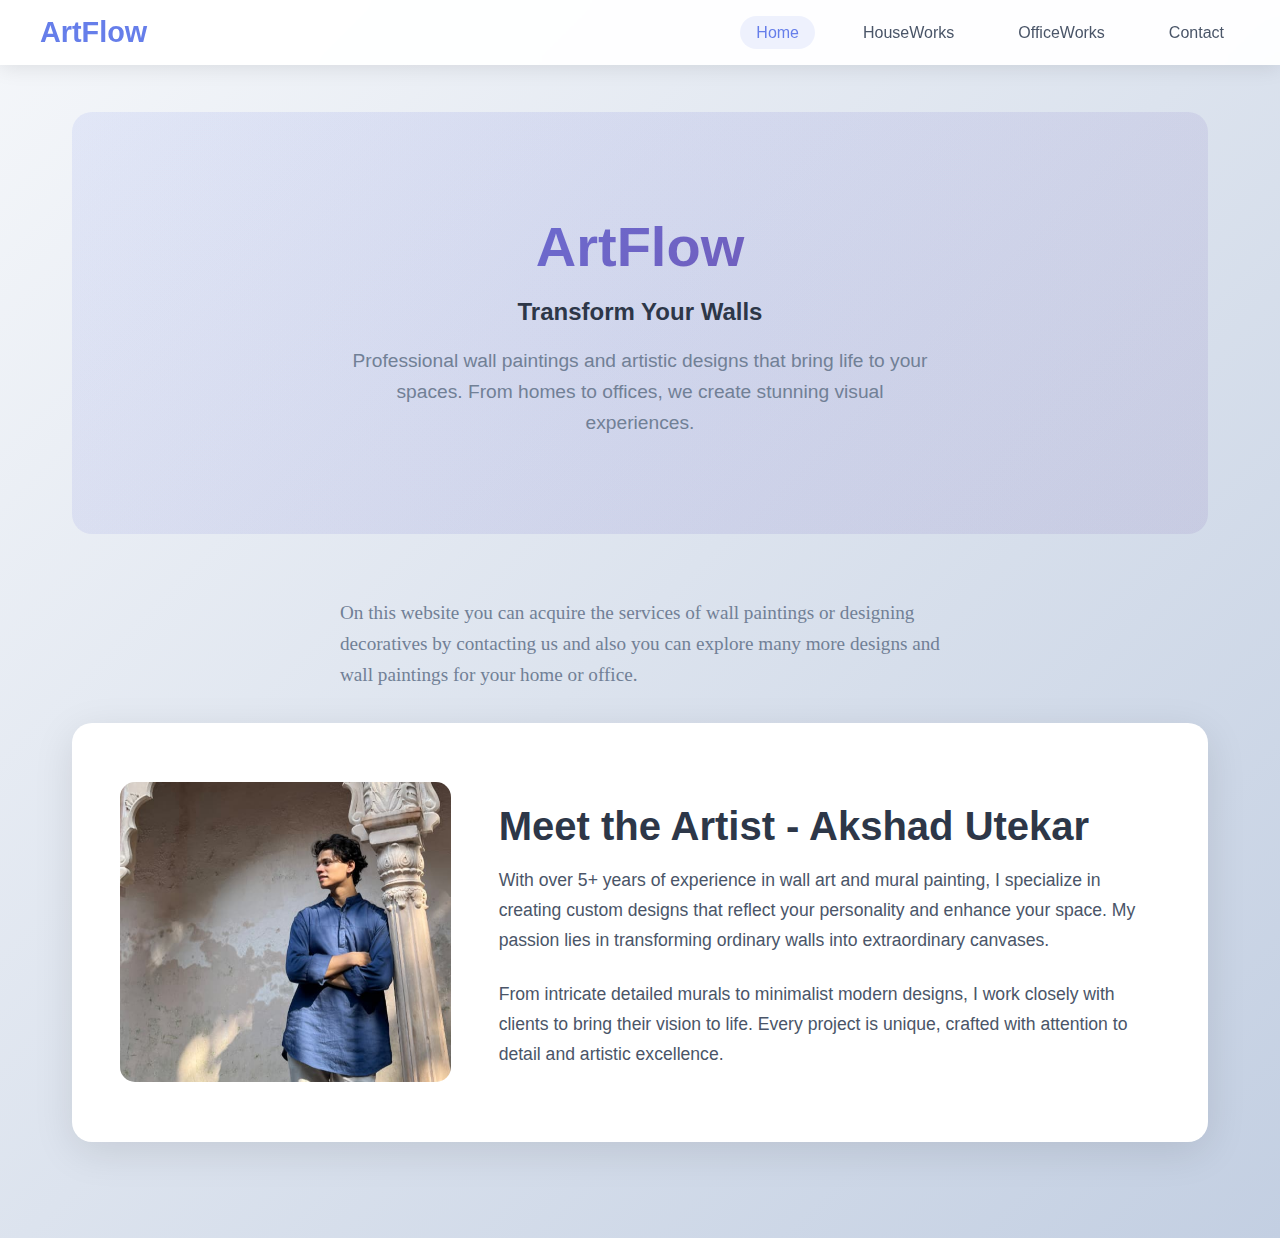
<file: first.html>
<!DOCTYPE html>
<html lang="en">
<head>
    <meta charset="UTF-8">
    <meta name="viewport" content="width=device-width, initial-scale=1.0">
    <title>ArtFlow</title>
    <style>
        body {
            box-sizing: border-box;
            margin: 0;
            padding: 0;
            font-family: 'Inter', -apple-system, BlinkMacSystemFont, sans-serif;
            background: linear-gradient(135deg, #f5f7fa 0%, #c3cfe2 100%);
            color: #2d3748;
            overflow-x: hidden;
        }

        * {
            box-sizing: border-box;
        }

        /* Navigation */
        .navbar {
            position: fixed;
            top: 0;
            width: 100%;
            background: rgba(255, 255, 255, 0.95);
            backdrop-filter: blur(10px);
            z-index: 1000;
            padding: 1rem 2rem;
            box-shadow: 0 2px 20px rgba(0, 0, 0, 0.1);
            transition: all 0.3s ease;
        }

        .nav-container {
            max-width: 1200px;
            margin: 0 auto;
            display: flex;
            justify-content: space-between;
            align-items: center;
        }

        .logo {
            font-size: 1.8rem;
            font-weight: 700;
            color: #667eea;
            text-decoration: none;
        }

        .nav-links {
            display: flex;
            gap: 2rem;
            list-style: none;
            margin: 0;
            padding: 0;
        }

        .nav-links a {
            text-decoration: none;
            color: #4a5568;
            font-weight: 500;
            padding: 0.5rem 1rem;
            border-radius: 25px;
            transition: all 0.3s ease;
            position: relative;
        }

        .nav-links a:hover,
        .nav-links a.active {
            color: #667eea;
            background: rgba(102, 126, 234, 0.1);
            transform: translateY(-2px);
        }

        /* Page Container */
        .page {
            display: none;
            min-height: 100vh;
            padding-top: 80px;
            animation: fadeIn 0.6s ease-in-out;
        }

        .page.active {
            display: block;
        }

        @keyframes fadeIn {
            from { opacity: 0; transform: translateY(20px); }
            to { opacity: 1; transform: translateY(0); }
        }

        .container {
            max-width: 1200px;
            margin: 0 auto;
            padding: 2rem;
        }

        /* Hero Section */
        .hero {
            text-align: center;
            padding: 4rem 0;
            background: linear-gradient(135deg, rgba(102, 126, 234, 0.1) 0%, rgba(118, 75, 162, 0.1) 100%);
            border-radius: 20px;
            margin-bottom: 4rem;
            position: relative;
            overflow: hidden;
        }

        .hero::before {
            content: '';
            position: absolute;
            top: -50%;
            left: -50%;
            width: 200%;
            height: 200%;
            background: radial-gradient(circle, rgba(102, 126, 234, 0.05) 0%, transparent 70%);
            animation: float 6s ease-in-out infinite;
        }

        @keyframes float {
            0%, 100% { transform: translateY(0px) rotate(0deg); }
            50% { transform: translateY(-20px) rotate(180deg); }
        }

        .hero-content {
            position: relative;
            z-index: 2;
        }

        .hero h1 {
            font-size: 3.5rem;
            font-weight: 800;
            margin-bottom: 1rem;
            background: linear-gradient(135deg, #667eea 0%, #764ba2 100%);
            -webkit-background-clip: text;
            -webkit-text-fill-color: transparent;
            background-clip: text;
        }

        .hero p {
            font-size: 1.2rem;
            color: #718096;
            max-width: 600px;
            margin: 0 auto 2rem;
            line-height: 1.6;
        }

        /* Artist Info */
        .artist-info {
            display: grid;
            grid-template-columns: 1fr 2fr;
            gap: 3rem;
            align-items: center;
            margin-bottom: 4rem;
            padding: 3rem;
            background: white;
            border-radius: 20px;
            box-shadow: 0 10px 40px rgba(0, 0, 0, 0.1);
            transition: transform 0.3s ease;
        }

        .artist-info:hover {
            transform: translateY(-5px);
        }
        .artist-photo {
            width: 100%;
            height: 300px;
            background-image: url('images/artist-photo.png'); /* Placeholder image */
            background-size: cover;
            background-position: center;
            border-radius: 15px;
            overflow: hidden;
        }

        .artist-details h2 {
            font-size: 2.5rem;
            margin-bottom: 1rem;
            color: #2d3748;
        }

        .artist-details p {
            font-size: 1.1rem;
            line-height: 1.7;
            color: #4a5568;
            margin-bottom: 1.5rem;
        }

        /* =========================================
           SERVICES GRID SECTION STYLES (INTEGRATED)
           ========================================= */
        .services-grid {
            display: grid;
            grid-template-columns: repeat(auto-fit, minmax(300px, 1fr));
            gap: 1.5rem;
            margin-bottom: 3rem;
        }

        .service-card {
            background-color: #fff;
            border-radius: 10px;
            box-shadow: 0 4px 12px rgba(0, 0, 0, 0.1);
            padding: 2rem;
            display: flex;
            flex-direction: column;
            align-items: center;
            text-align: center;
            transition: transform 0.3s ease, box-shadow 0.3s ease;
        }

        .service-card:hover {
            transform: translateY(-8px);
            box-shadow: 0 10px 25px rgba(0, 0, 0, 0.15);
        }

        .service-icon {
            font-size: 2rem;
            background-color: #eef2ff;
            height: 50px;
            width: 50px;
            display: flex;
            align-items: center;
            justify-content: center;
            border-radius: 50%;
            flex-shrink: 0;
        }

        .service-card h3 {
            margin: 1rem 0 0.5rem 0;
            font-size: 1.25rem;
            color: #333;
        }

        .service-card p {
            font-size: 0.95rem;
            line-height: 1.6;
            color: #555;
            flex-grow: 1;
        }
        
        /* Styles for the special showcase card */
        .service-card.showcase {
            grid-column: 1 / -1; 
            align-items: flex-start;
            text-align: left;
        }

        .showcase-header {
            display: flex;
            align-items: center;
            width: 100%;
            margin-bottom: 1rem;
        }
        
        .showcase-header .service-icon {
            margin-right: 1rem;
        }

        .showcase-header h3 {
            margin: 0;
        }

        /* The Photo Grid (INSIDE THE CARD) */
        .photo-grid {
            display: grid;
            grid-template-columns: repeat(auto-fit, minmax(150px, 1fr));
            gap: 1rem;
            width: 100%;
            margin-top: 2rem;
        }

        .photo-grid .card {
            background-color: #f0f2f5;
            border-radius: 12px;
            box-shadow: 0 4px 12px rgba(0, 0, 0, 0.08);
            overflow: hidden;
            transition: transform 0.3s ease, box-shadow 0.3s ease;
            aspect-ratio: 1 / 1;
        }

        .photo-grid .card:hover {
            transform: translateY(-5px) scale(1.03);
            box-shadow: 0 8px 25px rgba(0, 0, 0, 0.12);
        }

        .photo-grid .card img {
            display: block;
            width: 100%;
            height: 100%;
            object-fit: cover;
        }
       
        /* Contact Section */
        .contact-container {
            display: grid;
            justify-content: center;
            gap: 3rem;
            align-items: center;
            align-content: center;
        }
        .contcentre{
            align-self: center;
            align-content: center;
            -ms-flex-align: center;
        }
        
        /* ... other existing styles for contact page ... */
        .contact-info { background: white; padding: 3rem; border-radius: 20px; box-shadow: 0 10px 40px rgba(0, 0, 0, 0.1); align-self: center;align-items: center;align-content: center;}
        .contact-methods { display: flex; flex-direction: column; gap: 2rem; }
        .contact-method { display: flex; align-items: center; gap: 1rem; padding: 1.5rem; background: #f7fafc; border-radius: 15px; transition: all 0.3s ease; text-decoration: none; color: inherit; }
        .contact-method:hover { background: rgba(102, 126, 234, 0.1); transform: translateX(10px); }
        .contact-icon { font-size: 2rem; width: 60px; height: 60px; display: flex; align-items: center; justify-content: center; border-radius: 50%; background: linear-gradient(135deg, #667eea 0%, #764ba2 100%); color: white; }
        .contact-iconn { font-size: 2rem; width: 60px; height: 60px; display: flex; align-items: center; justify-content: center; border-radius: 50%; background: linear-gradient(135deg, #ffffff 0%, #ffffff 100%); color: #ffffff; }
        .contact-details h3 { margin: 0 0 0.5rem 0; color: #2d3748; }
        .contact-details p { margin: 0; color: #718096; }
        .contact-form { background: white; padding: 3rem; border-radius: 20px; box-shadow: 0 10px 40px rgba(0, 0, 0, 0.1); }
        .form-group { margin-bottom: 1.5rem; }
        .form-group label { display: block; margin-bottom: 0.5rem; color: #2d3748; font-weight: 500; }
        .form-group input, .form-group textarea { width: 100%; padding: 1rem; border: 2px solid #e2e8f0; border-radius: 10px; font-size: 1rem; transition: border-color 0.3s ease; }
        .form-group input:focus, .form-group textarea:focus { outline: none; border-color: #667eea; }
        .submit-btn { background: linear-gradient(135deg, #667eea 0%, #764ba2 100%); color: white; padding: 1rem 2rem; border: none; border-radius: 25px; font-size: 1.1rem; font-weight: 600; cursor: pointer; transition: all 0.3s ease; width: 100%; }
        .submit-btn:hover { transform: translateY(-2px); box-shadow: 0 10px 25px rgba(102, 126, 234, 0.3); }
        .section-title { font-size: 2.5rem; text-align: center; margin-bottom: 3rem; color: #2d3748; position: relative; align-self: center;align-items: center;align-content: center;}
        .section-title::after { content: ''; position: absolute; bottom: -10px; left: 50%;  width: 80px; height: 4px; background: linear-gradient(135deg, #667eea 0%, #764ba2 100%); border-radius: 2px; align-self: center;}

        /* Mobile Responsive */
        @media (max-width: 768px) {
            .nav-links { display: none; }
            .hero h1 { font-size: 2.5rem; }
            .artist-info { grid-template-columns: 1fr; text-align: center; }
            .contact-container { grid-template-columns: 1fr; }
            .container { padding: 1rem; }
            .mobile-menu-btn { display: block; }
            .nav-links { position: absolute; top: 100%; left: 0; width: 100%; background: white; flex-direction: column; padding: 1rem; box-shadow: 0 5px 20px rgba(0, 0, 0, 0.1); transform: translateY(-100%); opacity: 0; transition: all 0.3s ease; }
            .nav-links.active { display: flex; transform: translateY(0); opacity: 1; }
        }

        /* Mobile Navigation */
        .mobile-menu-btn {
            display: none;
            background: none;
            border: none;
            font-size: 1.5rem;
            cursor: pointer;
            color: #4a5568;
        }
        .info{
            font-family: 'Times New Roman', Times, serif;
             position: relative;
            z-index: 2;
            font-size: 1.2rem;
            color: #718096;
            max-width: 600px;
            margin: 0 auto 2rem;
            line-height: 1.6;
            
        }

    </style>
</head>
<body>
    <!-- Navigation -->
    <nav class="navbar">
        <div class="nav-container">
            <a href="#" class="logo">ArtFlow</a>
            <ul class="nav-links" id="navLinks">
                <li><a href="#" class="nav-link active" data-page="home">Home</a></li>
                <li><a href="#" class="nav-link" data-page="houses">HouseWorks</a></li>
                <li><a href="#" class="nav-link" data-page="offices">OfficeWorks</a></li>
                <li><a href="#" class="nav-link" data-page="contact">Contact</a></li>
            </ul>
            <button class="mobile-menu-btn" id="mobileMenuBtn">☰</button>
        </div>
    </nav>

    <!-- Home Page -->
    <div class="page active" id="home">
        <div class="container">
            <div class="hero">
                <div class="hero-content">
                    <h1>ArtFlow</h1>
                    <h2>Transform Your Walls</h2>
                    <p>Professional wall paintings and artistic designs that bring life to your spaces. From homes to offices, we create stunning visual experiences.</p>
                </div>
            </div>
            <div class="info">
                <p>On this website you can acquire the services of wall paintings or designing decoratives by contacting us and also you can explore many more designs and wall paintings for your home or office.</p>
            </div>

            <div class="artist-info">
                <div class="artist-photo"></div>
                <div class="artist-details">
                    <h2>Meet the Artist - Akshad Utekar</h2>
                    <p>With over 5+ years of experience in wall art and mural painting, I specialize in creating custom designs that reflect your personality and enhance your space. My passion lies in transforming ordinary walls into extraordinary canvases.</p>
                    <p>From intricate detailed murals to minimalist modern designs, I work closely with clients to bring their vision to life. Every project is unique, crafted with attention to detail and artistic excellence.</p>
                </div>
            </div>
        </div>
    </div>

    <!-- Portfolio (Services) Page -->
    <div class="page" id="houses">
        <div class="container">
            <!-- <div class="hero">
                <div class="hero-content">
                    <h1>Our Portfolio</h1>
                    <p>Comprehensive wall art solutions for every space and style. From residential homes to commercial establishments.</p>
                </div>
            </div> -->

            <div class="services-grid">
                <!-- Card 1: The Showcase Card with the embedded photo grid -->
                <div class="service-card showcase">
                    <div class="showcase-header">
                        <span class="service-icon">🏠</span>
                        <h3>Residential Homes</h3>
                    </div>
                    <p>Transform your living spaces with custom murals, accent walls, and artistic designs that reflect your personal style.The following images contains some of reference and original artworks which can be done by us.</p>
                    <div class="photo-grid">
                        <div class="card"><img src="images/homephoto1.jpeg"></div>
                        <div class="card"><img src="images/homephoto2.jpeg" alt="Calm teal water"></div>
                        <div class="card"><img src="images/homephoto3.jpeg" alt="Purple mountain range"></div>
                        <div class="card"><img src="images/homephoto4.jpeg" alt="Lush green field"></div>
                    </div>
                    <div class="photo-grid">
                        <div class="card"><img src="images/homephoto5.jpeg" alt="Abstract blue art"></div>
                        <div class="card"><img src="images/homephoto6.jpeg" alt="Calm teal water"></div>
                        <div class="card"><img src="images/homephoto7.jpeg" alt="Purple mountain range"></div>
                        <div class="card"><img src="images/homephoto8.jpeg" alt="Lush green field"></div>
                    </div>
                    <div class="photo-grid">
                        <div class="card"><img src="images/homephoto9.jpeg" alt="Abstract blue art"></div>
                        <div class="card"><img src="images/homephoto10.jpeg" alt="Calm teal water"></div>
                        <div class="card"><img src="images/homephoto11.jpeg" alt="Purple mountain range"></div>
                        <div class="card"><img src="images/homephoto12.jpeg" alt="Lush green field"></div>
                    </div>
                    <div class="photo-grid">
                        <div class="card"><img src="images/homephoto13.jpeg" alt="Abstract blue art"></div>
                        <div class="card"><img src="images/homephoto14.jpeg" alt="Calm teal water"></div>
                        <div class="card"><img src="images/homephoto15.jpeg" alt="Purple mountain range"></div>
                        <div class="card"><img src="images/homephoto16.jpeg" alt="Lush green field"></div>
                    </div>
                    <div class="photo-grid">
                        <div class="card"><img src="images/homephoto17.jpeg" alt="Abstract blue art"></div>
                        <div class="card"><img src="images/homephoto18.jpeg" alt="Calm teal water"></div>
                        <div class="card"><img src="images/homephoto19.jpeg" alt="Purple mountain range"></div>
                        <div class="card"><img src="images/homephoto20.jpeg" alt="Lush green field"></div>
                    </div>
                    <div class="photo-grid">
                        <div class="card"><img src="images/homephoto21.jpeg" alt="Abstract blue art"></div>
                        <div class="card"><img src="images/homephoto22.jpeg" alt="Calm teal water"></div>
                        <div class="card"><img src="images/homephoto23.jpeg" alt="Purple mountain range"></div>
                        <div class="card"><img src="images/homephoto24.jpeg" alt="Lush green field"></div>
                    </div>
                    <div class="photo-grid">
                        <div class="card"><img src="images/homephoto25.jpeg" alt="Abstract blue art"></div>
                        <div class="card"><img src="images/homephoto26.jpeg" alt="Calm teal water"></div>
                        <div class="card"><img src="images/homephoto27.jpeg" alt="Purple mountain range"></div>
                        <div class="card"><img src="images/homephoto28.jpeg" alt="Lush green field"></div>
                    </div>
                    <div class="photo-grid">
                        <div class="card"><img src="images/homephoto29.jpeg" alt="Abstract blue art"></div>
                        <div class="card"><img src="images/homephoto30.jpeg" alt="Calm teal water"></div>
                        <div class="card"><img src="images/homephoto31.jpeg" alt="Purple mountain range"></div>
                        <div class="card"><img src="images/homephoto32.jpeg" alt="Lush green field"></div>
                    </div>
                    <div class="photo-grid">
                        <div class="card"><img src="images/homephoto33.jpeg" alt="Abstract blue art"></div>
                        <div class="card"><img src="images/homephoto34.jpeg" alt="Calm teal water"></div>
                        <div class="card"><img src="images/homephoto35.jpeg" alt="Purple mountain range"></div>
                        <div class="card"><img src="images/homephoto36.jpeg" alt="Lush green field"></div>
                    </div>
                </div>

                <!-- Other Service Cards -->
                <!-- <div class="service-card">
                    <span class="service-icon">🏢</span>
                    <h3>Office Spaces</h3>
                    <p>Professional wall art that enhances productivity and creates an inspiring work environment. Modern designs that align with your brand identity.</p>
                </div> -->
                <!-- <div class="service-card">
                    <span class="service-icon">🎨</span>
                    <h3>Custom Murals</h3>
                    <p>Commission a one-of-a-kind mural, from large-scale outdoor installations to intricate indoor feature walls.</p>
                </div> -->
            </div>
        </div>
    </div>
    <div class="page" id="offices">
        <div class="container">
            <!-- <div class="hero">
                <div class="hero-content">
                    <h1>Our Portfolio</h1>
                    <p>Comprehensive wall art solutions for every space and style. From residential homes to commercial establishments.</p>
                </div>
            </div> -->

            <div class="services-grid">
                <!-- Card 1: The Showcase Card with the embedded photo grid -->
                <div class="service-card showcase">
                    <div class="showcase-header">
                        <span class="service-icon">🏢</span>
                        <h3>Office Spaces</h3>
                    </div>
                    <p>Professional wall art that enhances productivity and creates an inspiring work environment. Modern designs that align with your brand identity.The following images contains some of reference and original artworks which can be done by us.  </p>
                    <div class="photo-grid">
                        <div class="card"><img src="images/offphoto1.jpeg"></div>
                        <div class="card"><img src="images/offphoto2.jpeg" ></div>
                        <div class="card"><img src="images/offphoto3.jpg" ></div>
                        <div class="card"><img src="images/offphoto4.jpg" ></div>
                    </div>
                    <div class="photo-grid">
                        <div class="card"><img src="images/offphoto5.jpg" alt="Abstract blue art"></div>
                        <div class="card"><img src="images/offphoto6.jpg" alt="Calm teal water"></div>
                        <div class="card"><img src="images/offphoto7.jpg" alt="Purple mountain range"></div>
                        <div class="card"><img src="images/offphoto8.jpg" alt="Lush green field"></div>
                    </div>
                    <div class="photo-grid">
                        <div class="card"><img src="images/offphoto9.jpg" alt="Abstract blue art"></div>
                        <div class="card"><img src="images/offphoto10.jpg" alt="Calm teal water"></div>
                        <div class="card"><img src="images/offphoto11.jpg" alt="Purple mountain range"></div>
                        <div class="card"><img src="images/offphoto12.jpg" alt="Lush green field"></div>
                    </div>
                    <div class="photo-grid">
                        <div class="card"><img src="images/offphoto13.jpg" alt="Abstract blue art"></div>
                        <div class="card"><img src="images/offphoto14.jpg" alt="Calm teal water"></div>
                        <div class="card"><img src="images/offphoto15.jpg" alt="Purple mountain range"></div>
                        <div class="card"><img src="images/offphoto16.jpg" alt="Lush green field"></div>
                    </div>
                    <div class="photo-grid">
                        <div class="card"><img src="images/offphoto17.jpg" alt="Abstract blue art"></div>
                        <div class="card"><img src="images/offphoto18.jpg" alt="Calm teal water"></div>
                        <div class="card"><img src="images/offphoto19.jpg" alt="Purple mountain range"></div>
                        <div class="card"><img src="images/offphoto20.jpg" alt="Lush green field"></div>
                    </div>
                    <!-- <div class="photo-grid">
                        <div class="card"><img src="homephoto21.jpeg" alt="Abstract blue art"></div>
                        <div class="card"><img src="homephoto22.jpeg" alt="Calm teal water"></div>
                        <div class="card"><img src="homephoto23.jpeg" alt="Purple mountain range"></div>
                        <div class="card"><img src="homephoto24.jpeg" alt="Lush green field"></div>
                    </div>
                    <div class="photo-grid">
                        <div class="card"><img src="homephoto25.jpeg" alt="Abstract blue art"></div>
                        <div class="card"><img src="homephoto26.jpeg" alt="Calm teal water"></div>
                        <div class="card"><img src="homephoto27.jpeg" alt="Purple mountain range"></div>
                        <div class="card"><img src="homephoto28.jpeg" alt="Lush green field"></div>
                    </div>
                    <div class="photo-grid">
                        <div class="card"><img src="homephoto29.jpeg" alt="Abstract blue art"></div>
                        <div class="card"><img src="homephoto30.jpeg" alt="Calm teal water"></div>
                        <div class="card"><img src="homephoto31.jpeg" alt="Purple mountain range"></div>
                        <div class="card"><img src="homephoto32.jpeg" alt="Lush green field"></div>
                    </div>
                    <div class="photo-grid">
                        <div class="card"><img src="homephoto33.jpeg" alt="Abstract blue art"></div>
                        <div class="card"><img src="homephoto34.jpeg" alt="Calm teal water"></div>
                        <div class="card"><img src="homephoto35.jpeg" alt="Purple mountain range"></div>
                        <div class="card"><img src="homephoto36.jpeg" alt="Lush green field"></div>
                    </div> -->
                </div>

                <!-- Other Service Cards -->
                <!-- <div class="service-card">
                    <span class="service-icon">🏢</span>
                    <h3>Office Spaces</h3>
                    <p>Professional wall art that enhances productivity and creates an inspiring work environment. Modern designs that align with your brand identity.</p>
                </div> -->
                <!-- <div class="service-card">
                    <span class="service-icon">🎨</span>
                    <h3>Custom Murals</h3>
                    <p>Commission a one-of-a-kind mural, from large-scale outdoor installations to intricate indoor feature walls.</p>
                </div> -->
            </div>
        </div>
    </div>

    <!-- Contact Page -->
    <div class="page" id="contact">
        <div class="container">
            <div class="hero">
                <div class="hero-content">
                    <h1>Get In Touch</h1>
                    <p>Ready to transform your space? Let's discuss your vision and bring it to life with stunning wall art.</p>
                </div>
            </div>
            <div class="contcentre">
            <div class="contact-container">
                <div class="contact-info">
                    <h2 class="section-title">Contact Methods</h2>
                    <div class="contact-methods">
                        <a href="https://wa.me/982284317" target="_blank" rel="noopener noreferrer" class="contact-method">
                            <div class="contact-icon"><?xml version="1.0"?><!DOCTYPE svg  PUBLIC '-//W3C//DTD SVG 1.1//EN'  'http://www.w3.org/Graphics/SVG/1.1/DTD/svg11.dtd'><svg height="100%" style="fill-rule:evenodd;clip-rule:evenodd;stroke-linejoin:round;stroke-miterlimit:2;" version="1.1" viewBox="0 0 512 512" width="100%" xml:space="preserve" xmlns="http://www.w3.org/2000/svg" xmlns:serif="http://www.serif.com/" xmlns:xlink="http://www.w3.org/1999/xlink"><g id="WhatsApp-Logo-Icon"><path d="M116.225,-0.001c-11.264,0.512 -26.112,1.536 -32.768,3.072c-10.24,2.048 -19.968,5.12 -27.648,9.216c-9.728,4.608 -17.92,10.752 -25.088,17.92c-7.68,7.68 -13.824,15.872 -18.432,25.6c-4.096,7.68 -7.168,17.408 -9.216,27.648c-1.536,6.656 -2.56,21.504 -2.56,32.768c-0.512,4.608 -0.512,10.752 -0.512,13.824l0,251.905l0,13.824c0.512,11.264 1.536,26.112 3.072,32.768c2.048,10.24 5.12,19.968 9.216,27.648c4.608,9.728 10.752,17.92 17.92,25.088c7.68,7.68 15.872,13.824 25.6,18.432c7.68,4.096 17.408,7.168 27.648,9.216c6.656,1.536 21.504,2.56 32.768,2.56c4.608,0.512 10.752,0.512 13.824,0.512l251.904,0l13.824,0c11.264,-0.512 26.112,-1.536 32.768,-3.072c10.24,-2.048 19.968,-5.12 27.648,-9.216c9.728,-4.608 17.92,-10.752 25.088,-17.92c7.68,-7.68 13.824,-15.872 18.432,-25.6c4.096,-7.68 7.168,-17.408 9.216,-27.648c1.536,-6.656 2.56,-21.504 2.56,-32.768c0.512,-4.608 0.512,-10.752 0.512,-13.824l0,-265.729c-0.512,-11.264 -1.536,-26.112 -3.072,-32.768c-2.048,-10.24 -5.12,-19.968 -9.216,-27.648c-4.608,-9.728 -10.752,-17.92 -17.92,-25.088c-7.68,-7.68 -15.872,-13.824 -25.6,-18.432c-7.68,-4.096 -17.408,-7.168 -27.648,-9.216c-6.656,-1.536 -21.504,-2.56 -32.768,-2.56c-4.608,-0.512 -10.752,-0.512 -13.824,-0.512l-265.728,0Z" style="fill:url(#_Linear1);fill-rule:nonzero;"/><path d="M344.754,289.698c-4.56,-2.282 -26.98,-13.311 -31.161,-14.832c-4.18,-1.521 -7.219,-2.282 -10.259,2.282c-3.041,4.564 -11.78,14.832 -14.44,17.875c-2.66,3.042 -5.32,3.423 -9.88,1.14c-4.561,-2.281 -19.254,-7.095 -36.672,-22.627c-13.556,-12.087 -22.709,-27.017 -25.369,-31.581c-2.66,-4.564 -0.283,-7.031 2,-9.304c2.051,-2.041 4.56,-5.324 6.84,-7.986c2.28,-2.662 3.04,-4.564 4.56,-7.606c1.52,-3.042 0.76,-5.705 -0.38,-7.987c-1.14,-2.282 -10.26,-24.72 -14.06,-33.848c-3.701,-8.889 -7.461,-7.686 -10.26,-7.826c-2.657,-0.132 -5.7,-0.16 -8.74,-0.16c-3.041,0 -7.98,1.141 -12.161,5.704c-4.18,4.564 -15.96,15.594 -15.96,38.032c0,22.438 16.34,44.116 18.62,47.159c2.281,3.043 32.157,49.089 77.902,68.836c10.88,4.697 19.374,7.501 25.997,9.603c10.924,3.469 20.866,2.98 28.723,1.806c8.761,-1.309 26.98,-11.029 30.781,-21.677c3.799,-10.649 3.799,-19.777 2.659,-21.678c-1.139,-1.902 -4.179,-3.043 -8.74,-5.325m-83.207,113.573l-0.061,0c-27.22,-0.011 -53.917,-7.32 -77.207,-21.137l-5.539,-3.287l-57.413,15.056l15.325,-55.959l-3.608,-5.736c-15.184,-24.145 -23.203,-52.051 -23.192,-80.704c0.033,-83.611 68.083,-151.635 151.756,-151.635c40.517,0.016 78.603,15.811 107.243,44.474c28.64,28.663 44.404,66.764 44.389,107.283c-0.035,83.617 -68.083,151.645 -151.693,151.645m129.102,-280.709c-34.457,-34.486 -80.281,-53.487 -129.103,-53.507c-100.595,0 -182.468,81.841 -182.508,182.437c-0.013,32.156 8.39,63.546 24.361,91.212l-25.892,94.545l96.75,-25.37c26.657,14.535 56.67,22.194 87.216,22.207l0.075,0c100.586,0 182.465,-81.852 182.506,-182.448c0.019,-48.751 -18.946,-94.59 -53.405,-129.076" style="fill:#fff;"/></g><defs><linearGradient gradientTransform="matrix(0,-512,-512,0,256.001,512)" gradientUnits="userSpaceOnUse" id="_Linear1" x1="0" x2="1" y1="0" y2="0"><stop offset="0" style="stop-color:#25cf43;stop-opacity:1"/><stop offset="1" style="stop-color:#61fd7d;stop-opacity:1"/></linearGradient></defs></svg></div>
                            <div class="contact-details">
                                <h3>WhatsApp</h3>
                                <p>Quick responses and project updates</p>
                            </div>
                        </a>
                        <a href="https://instagram.com/akshad.u_9" target="_blank" rel="noopener noreferrer" class="contact-method">
                            <div class="contact-iconn"><svg version="1.1" id="Layer_1" xmlns="http://www.w3.org/2000/svg" xmlns:xlink="http://www.w3.org/1999/xlink" x="0" y="0" viewBox="0 0 1005 1005" style="enable-background:new 0 0 1005 1005" xml:space="preserve"><style>.st0{clip-path:url(#SVGID_00000130622006894310625020000004174188710254592903_)}.st1{clip-path:url(#SVGID_00000051351915170632626820000013518756960088417417_)}.st2{clip-path:url(#SVGID_00000021817509185890717940000001189774779219633321_)}</style><switch><g><defs><path id="SVGID_1_" d="M295.423 5.962c-53.2 2.511-89.537 11.033-121.29 23.475-32.87 12.814-60.733 29.986-88.451 57.818-27.75 27.848-44.793 55.761-57.51 88.664C15.86 207.752 7.517 244.106 5.167 297.34 2.835 350.672 2.3 367.682 2.56 503.457c.259 135.758.858 152.8 3.401 206.148 2.543 53.185 11.033 89.506 23.475 121.275 12.83 32.87 29.985 60.718 57.833 88.453 27.832 27.735 55.76 44.761 88.679 57.495 31.8 12.296 68.17 20.672 121.387 23.004 53.33 2.35 70.356 2.868 206.097 2.609 135.805-.26 152.831-.86 206.162-3.387 53.2-2.543 89.504-11.064 121.29-23.473 32.869-12.863 60.733-29.987 88.45-57.835 27.72-27.833 44.762-55.762 57.48-88.68 12.311-31.802 20.686-68.171 23.003-121.356 2.332-53.364 2.884-70.407 2.624-206.165-.259-135.774-.874-152.784-3.401-206.1-2.528-53.233-11.049-89.538-23.475-121.323-12.846-32.87-29.985-60.702-57.817-88.453-27.832-27.719-55.76-44.794-88.679-57.479-31.817-12.312-68.17-20.704-121.388-23.004-53.33-2.366-70.356-2.884-206.145-2.625-135.756.26-152.781.843-206.113 3.402m5.833 903.877c-48.746-2.123-75.217-10.223-92.859-17.01-23.36-9.04-40.03-19.878-57.575-37.293-17.512-17.48-28.382-34.102-37.503-57.414-6.853-17.642-15.098-44.081-17.382-92.828-2.48-52.699-3.046-68.51-3.29-202.017-.258-133.473.227-149.285 2.528-202.033 2.09-48.714 10.239-75.217 17.01-92.843 9.04-23.394 19.844-40.031 37.292-57.576 17.48-17.545 34.101-28.383 57.43-37.503 17.625-6.886 44.064-15.067 92.793-17.383 52.732-2.495 68.526-3.03 201.998-3.289 133.504-.26 149.316.21 202.064 2.527 48.713 2.122 75.216 10.19 92.826 17.01 23.376 9.04 40.046 19.813 57.575 37.293 17.528 17.48 28.398 34.07 37.519 57.446 6.884 17.577 15.066 44.049 17.366 92.763 2.51 52.732 3.078 68.543 3.32 202.017.26 133.506-.226 149.317-2.542 202.033-2.122 48.747-10.206 75.234-17.01 92.892-9.04 23.345-19.846 40.015-37.31 57.56-17.462 17.48-34.083 28.382-57.428 37.503-17.593 6.869-44.064 15.067-92.762 17.383-52.73 2.479-68.526 3.046-202.046 3.289-133.472.26-149.267-.243-202.014-2.527m407.609-674.61c.064 33.113 26.988 59.924 60.101 59.86 33.13-.065 59.94-26.974 59.892-60.088-.065-33.113-26.99-59.94-60.118-59.875-33.129.064-59.94 26.989-59.875 60.102M245.771 502.986c.275 141.8 115.441 256.498 257.207 256.223 141.783-.276 256.544-115.41 256.269-257.211-.276-141.752-115.458-256.515-257.257-256.24-141.767.276-256.495 115.46-256.219 257.228m90.055-.178c-.162-92.034 74.326-166.798 166.342-166.96 92.033-.178 166.812 74.278 166.99 166.328.179 92.05-74.31 166.797-166.358 166.976-92.016.178-166.796-74.294-166.974-166.344"/></defs><clipPath id="SVGID_00000170980134926788928000000000553113072940639111_"><use xlink:href="#SVGID_1_" style="overflow:visible"/></clipPath><g style="clip-path:url(#SVGID_00000170980134926788928000000000553113072940639111_)"><defs><path id="SVGID_00000096756851418762435920000001711687824209778822_" d="M-37.905-36.659h1080v1080.014h-1080z"/></defs><clipPath id="SVGID_00000075130749379876087420000012434501290736231839_"><use xlink:href="#SVGID_00000096756851418762435920000001711687824209778822_" style="overflow:visible"/></clipPath><g style="clip-path:url(#SVGID_00000075130749379876087420000012434501290736231839_)"><defs><path id="SVGID_00000032622824924000771630000000461164216671436934_" d="M-42.905-41.66h1090v1090.015h-1090z"/></defs><clipPath id="SVGID_00000076589791919960347240000006817951357147468980_"><use xlink:href="#SVGID_00000032622824924000771630000000461164216671436934_" style="overflow:visible"/></clipPath><g style="clip-path:url(#SVGID_00000076589791919960347240000006817951357147468980_)"><defs><path id="SVGID_00000086685721139758078450000004425164077134485120_" d="M-42.905-41.66h1090v1090.015h-1090z"/></defs><clipPath id="SVGID_00000057848519819832226150000010698714775723389572_"><use xlink:href="#SVGID_00000086685721139758078450000004425164077134485120_" style="overflow:visible"/></clipPath><g style="clip-path:url(#SVGID_00000057848519819832226150000010698714775723389572_)"><image style="overflow:visible" width="2272" height="2272" xlink:href="[data-uri] EAMCAwYAAFokAABijgAAd23/2wCEABALCwsMCxAMDBAXDw0PFxsUEBAUGx8XFxcXFx8eFxoaGhoX Hh4jJSclIx4vLzMzLy9AQEBAQEBAQEBAQEBAQEABEQ8PERMRFRISFRQRFBEUGhQWFhQaJhoaHBoa JjAjHh4eHiMwKy4nJycuKzU1MDA1NUBAP0BAQEBAQEBAQEBAQP/CABEICOMI4QMBIgACEQEDEQH/ xADDAAEBAQEBAQEBAAAAAAAAAAAAAQUEBgMHAgEBAQADAQEAAAAAAAAAAAAAAAECAwUEBhAAAQIE BAcBAQEBAQAAAAAAAAMFcIA1FiIjMxQBEQIyEwQ0MRIGFZARAAADCAICAgEABwUJAQAAAAADo4AB cqLSBDREsXNDRcECESExQVGREjIQYdETM3GB8VJiksLiFBUSAAECBgEEAwABAwIHAAAAAAABAnCx cpIDM0QxMkNFcZFzERBBEmGCoCFRgUKDNP/aAAwDAQACEQMRAAAA9X5n5Z3e26jLei6jLRqMsajL GoyxqMsajLGoyxqMsajLJqMsajLGoyxqMsajLGoyxqMsalyqajLGoyxqMsajLJqMsajLGoyxqMsa jLRqMsajLGoyxqMsajLGoyxqMsajLppswabMGmyxqMwumzIajLppsyGoyy6jLGoyxqMsuoyxqMsu oyxqTMhqzMi6jLGoyy6jLGoyy6jLGoyy6jLGoyxqMsuoyxqMuLqsoarKLqMsajLLqMsajLLqMsaj LGoyi6rKGqyhqsouqyhqXKGoyy6jLGoyxqMouqyhqsoarKGqyi6rKGqyhqsouqyhqsoarKGqyhqM ouqyhqsoarKGqyi6rKGqylarKGqyhqsoarKLqsoarJGsyRrMkazJGsyRrMka0yhqsouqyhqsoarK GqyhqsoarKGqylarKGqyi6rKGqyhqsqGsyRrMkazJGsyRrMkazJGsyRrMkazJGsyRrMkazJGsyRr MkazJGsyRrMka2149hh+rvDOV4Obg7+Ds6w2UAAAAAEAAACAAAAAAAKlAQAAAAAAAAAAECABQFAE AKBLFWCwAAUAFABQAVLAFABQAUAFABQCVYAFABQAUAFgAUAAFABQEsBVgAAUAAFAAABUsAAtAAAA BQAAAAIFAAAAAAAC0AAAAAAAAABLFAAAAAAAAAAAAAAAAAAA1eDv4NfFDZQAAAAAAQAAAIAAAAAA WCgBAAAAAAAAAAQIAWFqCkAFABBQAAUAAFABQAVLAFABQAUAFABQJZVgAUAFBQAIFABQAAUAFASw VFAABQAAUAAFAgAAtAAABQAAAAAIFAAAAAAAC0AAAAAAAAABLFAAAAAAAAAAAAAAAAAAA1eDv4Nf GDYAAAAAAAABAAgAAACpSKIsKlAAQAAAAAAAIAAAAAAFBAFAAABQAUAAFABUsAUAFBQAUAAFBUsA UAFABQAWLAAFABQAAUBBbAAABQAAUAAFAgAoFAAABQAAAAAIFAAAAAAC0AAAAAAAAFBAEsUAAAAA AAAAAAAAAAAAADV4O/g18YNgAAIAAAAAAACwIAAAAWCglQoAAQAAAAAIAAAAAAAsAFALAAFAABQA UAAFSwBQUAFABQAUARbLAFABQAUARbLAFAABQAAUCFWAABQAAAUAAFQAAAtAAABQAAAAAIFAAAAA AC0AAAAAAAAFABEFAAAAAAAAAAAAAAAAAAA1eDv4NXGDYAAAAAAAAAAAABAAAAFgpBYKAAAEACAA AAAAAAAAUAAAFAABQAAUAFAlRQAUAFABQAUAlWABQAUAFASlSwBQAAUAFASwWFAABQAAUAABBbLA AFAAAAC0AAAAAQBRSAAAABQAAoAAICgAAAUCAAAAAAAAAFIAAAAAAAAADV4O/g1cYNlAAAAAABAA AAAAAAAAQAAUlQqUAAACAAAAAAAAAAAAAAUAAFABQAUBFVABQAUAFABQBFLAFABQAUAFlCABQAUA AFASwLFABQAAAUAAFllEAAFAAAABQAoAABLFUBAAAAFAAAAAAACgAAAUBLAAAAAAABQASwAAAAAA AAA1eDv4NXGDZQAAAAAAAAAAQAAAAAAAACoSgAAAACAAAAAAAAAAAUAAAFAABQAVKEFABQAUAFAB RAFABQAUAFARVQAUAAFAABQEpUsAAUAAFAAABQIAAFAAABQAAoAAFSwWCwAAAAUAAAAAAAKAABQA EogAAAABQAAACLAAAAAAAADV4O/P1ceo2KgqBYKgoAAAAAAAAAAQAAAAAACpQECAAAAAAAAAAAAU AAFAABQAAUQBQAUAFABQAUlIFABQAAUAFEVUAAUAFAABQAEsUAFAAABQAAUACABQAAAAUAAKCAtA QACwAABQAAAAAAAAAUAAAKAgAAACgAAAABKIAAAAAAADVz9DP1ccNlqCpQCAAAqUBAAAAAAAAAAA QAAAIWCpQAAAAAAAAAAAAAFAABQAAUgBQAUAFABQAUBBQAUAAFABQEpYIBQAtAABQAAWWUgAUAAF AABQAAIFAAAAABQAAAAUCUoBAABQAAAAAAAAUAAAAAACKqUAAAAAAAAAEsAAAAAAANTg0M/Vxw2U AAAAACxSKIoAAABAAAAAAAAAQAIAKJQAAAAAAAAAABQAAUAFRRABQAUAFABQAUBLFABQAAUAFAEU IBQAoFABQgALQBAFAABQAAUAAAQKVLAAAAFAAAABQAAAIKBQAAAAAAAAUAAAAAAABLCoqgAAAAAA AELBQAAAAAANTg7+DVxw2UAAAAAEAAAqCoKAAAAAAEAAACAAAAAFlAAAAAAAAAAAUAARQAAUAFAB QAUIC0ARQAlCgAlABQAVAABQAUAFAAABQEFAAC0AIBQoCUAIFqUQAAUAAAAAFAAAAAgUAKAAAAAA BQAAAAAAAAAIAAUlAAAKAEUAAAAAAAADVz+/g1ccNlAAAAAAAAAAAWEoAAAAAAAAgAAAEAAAAABQ KgqUAAAAABSIABQAAUAFABQAUARQAAUAFABQAEsWwAUAFAABQAAUACUWABQAAUAAKAEUUEAFRQAA AAUAAAAAAQBQAoAAAAAAFAAAAAAAAAAiiUAAAAAELQAAAAAAAAANTg7+DVyA2UEAAAAAAAAAACKg oAAAAAAAAQAAAAAAAAAAABYKgqJagoJYAUAAFAABQAUAFABUAAFABQAUAARVQBQAUAAFAABQAAVL AAFAABQAAUQFAIAFCgAAAAUAAAAFASwAAAAABQAAAoAAAAAAAAAAAAAAARQAAAAAAAoAAIA1ODv4 NfIDOgAAAAAAAAAAALBQAhBUFAAAAAAAAAAAAAAAAAAEAAoAAAKACgAAoAAKACopAoAAKACgAAoE CgAoAAKACgAAoAEACgAAoAAKAAAgApYAAABaAAAAACgCAAAAAAKAAAAAAAAFAAAAAAAoAAAgAAAA AAAAAAAABqcHfwauSGygAAAAgAAAAAAAAAFQVBUFQVBUFSgAAAIAAAACgBAAAAAAKAACgAAoAAKA ACpYAoAKAACgAoACKqACgAAoAKAACgAIKqAAAKAACgCFAIAqoAAAoAAAAUACgAJRFCAAACgAAAAA AAAABQAAAKAAAAIAAAAAAAAAAAACkUafB38GrkhsoAAAAAAAAAAAAAAAAAAAIAABUoAAAAAEAAAA oAAAAAKAACgAAoAAKIVCgAAoAKAACgApKIAKAACgAoAAKAJFi2iQFAAoAAKAAABAopAAAoAAAAAK AAAILBUUAACgAAAAAAAAAAoAAAUAAAABAAAAAAAAAAFEURQABp8HfwauUGygAAAAAAAAAgAAAAAA AAAAAAAAFSgQAAAAAAACgAAAAoAAAKIVBULUALYAAKAAEoAKAACgIKAACgAAoAAKAICqgAAoAAAK AAACoUUIAAKAAAACgAAACAoAgoAAUAAAAAAAAACgAAABQAAACWAAAAAAAAACwVBUFAABp8HfwauU GygAAAAABAAAAAAAAUAAAAAEAAAAAALKAAAAAAAAAoAAAKIVACgAAoAASgAAoAKAACgCAKACgAAo AAKAAIopAAoAAAKAAACiAFBAAoAAUAACgAAAAAAogAAAAAFAoAAAAAAAAAAAAAAAEFAAAAAAAAAA AAoAAGpwd/Bq5QZ0CKJQAAAAAAAAAAAAAAAAAAAAAAAAAAAAsAAAAAFAAABQAAUAAAJQAAUAAFAB QACFAABQAAUAAFABSAsLABQAAAUAAAFEBSUEsUAAAAFAACgAAAAUABAAAAABQAAAAoAAAAAAAAAA AAFAAikiiKIolARQoAAAAAADUz9DP08oNmQAACwVBUoAAAAAAAAAAAAAAAAAAAAAAAAAAAAAACgA AAoAQACgAAoAAKAACgACKWAAKAACgAAoAAKgKgCgAAoAAAAKAICgKICkAACgAAAAAAAoAUAlgAAA CgAAAAAAABQAAAAAAAAAKAAAAAAAAgAAABQAAQBqZ+hn6uWGzIAAAEAqCoKgqCoKAAAFBAAAUAAA AAAAAAAAAAAAAAAFACAAUAAAFAABQAAAUAAFQLBQAgAFAABQAAUBFCFAAABQAAAUAAQFUAQWUSwC 0AAAAAAFAAAAAAhSKEsUKAAAAAAAAAAAACgAUAAAAAAAAgoAAAIAAAAAAAADUz9DP1cwM6AAAAAA AAAsFQVBUFQVFVBUFAAAAAAACgAAAAAAAAABAKAAACgAAAoAAAKAACkFILEoAAKAAACgAAoAAKgA AAoAAKAAAACxQAIKALAAAABQKAAAAAAAAItAIAAABQAAAAAAAAAKAAAAAAAFAAAQCwUACWAAAAAA AAAGpn6Gfp5gbMgAAAAAAAAAAAAAAAAAAFgoAAACCoWoKgqCoKgoAAAAUAAAAFAAAEKRVgsAFACA AUAAFAABQAAAUAAFEBSABQAAAUAAAFAAELAUUBLAsAAAUAAAKAAAABQAAEAAAAAAFCgAAAAAAAAA AAAAAAAEsoACoKBAAAAAAAAAKNPP7+DTzQ2ZAAAAAAAAAAAAAAAAAAAAAAAAAAAoAAAAAFQVBULU FSgABC1BYAAAKAEAAoAAKAACgAAAoAQACgBUqKEAAAAoAAAKAAAAlLKAhYUUQKAAAAAAACgAAABQ AgAKQAKAAAAAAAFAAAAAAAAAAAAAJYoAIFLKQApFEURRFEUAoAGlwd/Bp5oZ5AAAAAAABQAAAAAA AAAAAAAAAAAAKAAAAAAAACgABAAKAAAACgAAAoAAAKAAChAAAKAAACkBYAoAAAAKAAACgAAAIAoI tgAAABQKAAAAAAAAAILC0CWUAAAAAAAAAAAAAAAFAoAAAAACURRFgAAAAAAAAURRKAGlwd/Bq5wZ 0AAAAAAAAAAAFAAAAAAAAAAACgAAUAAAAAAAJQAAAAAUAAAAFAAABQAAAlAAABQACChQCAsLBQAA AUAAAAFAAAAAQUoIAAAAUAAAAAKAAAABQAABAAAAKAAAAAAAABQAAAAAAAoAAAAAAAABKIoAAAAA AA0uDv4NPODZkAAAAAAAAAAAACgAAAAAAAAAAAAAoAAAAAAAKAAAACgAAAAAoAAAQCgAAoAAACWK sFgAAthAUAChAAAAAKAAACgAAAIAUACgAAAAAAAoAAAAUAAIAAAAAAAABaAAAAAAAAAAAAAAAFAA AAAAAAAAAAAAQGnwd/Bp54Z5AAAAAAAAAAAAABQAKAAAAAAAAAACgAAAAAAoAAAAAKAAEAAAoAAA AKAAACgCFQBKAAAACgAAAAoAAAAAKAAAAAgpRFgAAAAFoAAAAAAAAAAAEChQAAAAAAAAAAAUAAAA AAAAAAAAAAAAAAAFAAAAAJYAunwd/Bo58VsyAAAAAAAAAIKgoAAACFoAAAAAAAoAAFAIFgqCoKAF AAIKgqColqCpQAAFEKAAAQoUAAQqWIFsAAAFAAAABQAAAAgFAAACgAUAAAAQAABQAAAAAAAoAAFA AAQBQBAAACgAAAAAAAAAAAoAAAAAAAAAAAAAAAAAAAACFWKNLP0ODT4IszyAAWCoKgqCoqoKgsAA AAABYAUACoKgqCoLAAqCwUAAAAAFAAAAABQAAALAABQAAAgFAWAAAFAAAABQgAAAAFAAAAABQAAA AAACVYoiwAACgAAUAAAAAAAACKoAAQAAAAAACgAAAAAAAAAAAAAUKAAAAAAAAAAAAAAAAA0s/Qz9 HgDZmAAABUAAAAAAAAAAAAAKAAFAAAAAAoAAAAKAAAAAACgAAABAKAAAAACgAAAABKAAAACgAAAA AAoAAAAAAKAAAAAIAAAoAAAAAUAAAAAAAAAQoUAAAAAAAAAAFAAAAAAAAAAAAAAAABQAAAAAAAAA AGln6Gfo8IZ5AoAAAUAAAAAAAAAAAAACgAAAAAABaAAAACgAAAAAoAQAAAACgAAAAABKAAAACgAA AAABKAAAAAACgAAAAAAACLUpFVKCAAAAAACgAAABQAAACAAAAAAFAAAAAAAAAABQAAAAAAAAAAAA AAAAAAAAUAEAaWfoZ+nxBnkAAAAACgAAAAAAAAAAAAoAUAAAACgAAAAAoAAAAAKAAAAAACgBAAAA AKAAAAAChAAAAAAAKAAAAAACgAAAASgAQWAAACgABQAAAAAAAAAhYoFEpAAAAAAABQAAAAAAAAAA UAAAAAAAAACgAgAAKAAAAABpZ+hn6PEGeQAAAAAAAAKFAAAAAAAAAoAAAAAUCgAAAAoAAAAAAKAA AEAAAoAAAAAAASgAAAAAAoAAAAQAACgAAAAAAACLUFhQAAAAAAAAAAAAAUAACgAACFgABQAAAAAA AAAAAUAAAAAAAAAAAAFAAAAAAAAAAAAAaWfoZ+jxBnmAAAAAAAAAAACgAAAAAAAoUAAACgAEFShC 1BUFQVBUFQVLaEAAAAAAAoAAQAAAACgAAAABAAKAAAAAAAACgAAACFlEUSwVAAACgAAABQAAAAAA AAAAUgAAAAAABQAAAAAAAAAAAUAAAAAAAAAAAAAAAAAAAAAFAaWfoZ/n8YZ5gAAAAAAAAAAABaAA AAAACgAASwVFpYLBYAAKAAAACgAAVBUFAAAEoAAAAAAAAAQCgAAAAAAAoQAAAAAAAAAACiFgBQAA AAAAAAAAAAAUAAAAICkWAAAUAAAAAAAAFAAAAAAAAAABQAAAAAAAAAAAAAAAAAAGln6Gf5/IGzMA AAAAAAAAAAAAFAAAAABRKsAAAFAAAABQAAAoFCAoAIAWCoKAFAAACAAAAAAAAAUIAAAAAAABQAAA AAAACAoiwABQAAAAAAAoAAAAAAAAKAAiiKAIAAAKAAAAAAAAAACgAAAQAAAAAKABQAAAAAAAAAAA ANLP0M/z+QM8gAAUAAAAAAAAAAAFCgAEAFAAAABQoAAAFAAAABQAAAAAAAKiWpQAAAAAAAIAAAAB QAAAgAAAAAAFAAAAAAIAAAoAAAAAAAAAAAAAKAAAAAACkAAAAAAAKAAAAAAAAACgAAAAAAAAAAAA AAAAAAAAAANLP0M/z+QM8wAAAAAUAAAAAKAAABQEoQAAUKAABQAAAAUAAAAFAAAAAAAABQAKgqIq CoKlAAAAAgAAAFAAAAAAAAAAAAAASwKWAAAAAAAAACgAAAAAAAAAoAEASwBQQAAKBQAAQAAAKAAA AAAAAACgAAAAAAAAAAAAAAAAANLP0M/z+UMswAAAoAAAAFAAAAAAABUUlSgAAUAAAFACgAUAAAAF AAAAAAAACAUAAAACoKIAAAAAAAACUAAAAAAAAAAAAgqCwAAAAoAAAAAAAAAAAKAAAAAAEoAAUiiL AAAKAAAAAABAUKAAABAAAAAAAAAAAAAAoAAAAAADSz9DP83mDPMAAAAAAAAAFAAAAACgVFIsLAAB QAoAFAAABQAAAAUAAAAAAAAAAAJQAAFgqUACAAAAAAAAAAAAgAFJaSiKIoiiKIoiiLAAAAAAAAAA AKAAAAAAACgAQAAAQqAKAAAAACgAAAAAAAAAoAAAAAAAAAAAAAAAAAAAADSz9DP83lDPYAAAAAAA AAAAChQAAEoCKUSoABQKAAACgAABaAAACgAAAABAAAAAAAAAQKsUSgAAAAEAAAAAAAAAAAAACFQV BUAAAAAAAUAAAAAAAAAFAAAAACFRVQAAAAAABQICgAgAAAUAAAAAAAAAAAFAAAAAAAAAAAAAAaWf oZ/m8wZZgAAoAAAAAUAAACgAAASghaUIAAKAAAAChQAKAAAACgAAAAAABAAAAAAACxFAAAACgAAA ABAAhUFQWURRFEURRFEURRFEUQUAAAAAAAAAAFAAAAABQCUkURYAAFgFAAACkWAUAAAAAACABQAA AAAAAAAAAAAAAAAAAUAABpZ+hn+XzhnmAAAAAACgAAAAAAoAACVQCKsoQAAKAFAAoAAAKAAAFoAQ AAAAAAAEAAAAVBQBAAAAAAAAAKAAAAAQVBUFQVBUFgAAAAAAAABQAIAAAAAAFAAAAAABQAAJFEoA ABSAAAAAAFAAAAAAAAABQAAAAAAAAAAAAIAAABpZ+hn+XQGeYAAAAAAAAKAAAAAFAoACUAIKoQAU CgAAAoAAAWgAAoAAAQAAAAAAAEACkUAAAABAAAAAAAAAEURRFEURRFEURRFEUQAAAAUAAAAAAAAF AAAAAAgUAAILBQAABQABAAFAgAAAAAAUAAAAAAAAAAAAAAURVRRFEURRFEURRFGjn6Gf5POGewAA AAAAAAAAAFACgAAUAACUEsVSoAAFAAABQoAAFAAAAAAACAAUAAAAAIWCoKgqCgAAAACAAAAAAAAA AACCwoAAAAAAAAAAEACgAAAAAoAAAAACCgFlQAAAQCgAAAAAAoEAAAAAAACgAAAAACiKIoiiKJQA AAAAAA0c/Q4PLoiss5QAEAAUAAAAAAAKBQAAAAUACUpLFUIAAFACgAUAAAFAAAAAAACAAAAAAKgq CgCAUAAAAAAAAAAIACgAIoiiKIogAQAAAAAAKAAAAAAACgAQAAAAKAAAAAAEoAsQAAAKAAAAAACg AAAQAAAAUiiKAoAAAAAAAAAAADR4O/g8mgMtgACAKRRKCUQKAAFAAAAAoAAAAWgSgliqEAAFoAAA KAAAACgAAAAAAABAABYAAFEURRFBLAAAAAAAAAAAAAAAAAAAEAAFAAAAAAAAgUAAAAAFAAAAAAgU AAAABFVFgACAAABQAAAFgCkURVRRFEUSgAAAAAAAAAAAAAAABo8HfweTQGWYAKAAAABFEoJYBQKA AAACgABQAKAABCqlgFAAoAAAKAAAAAAACgAAALLAAAAAAhUFAAEAAAAAAAAAAAAAAAAEAUAACAAA AAABQAAAAAUCAAAABQAAAAAIFAAAARVRQAgFEUkUBQAAAAAAAAAUAAAAAAAAAAAAAABo8HfwePQG WwAAAAAAFACgIoASwBQAAAAtAAAABQAEstUIAAFAAABQAAAAAAAAAAAFiKlABCwAUBYKAAIAAAAA AAAAAABAoCKIsAAAAAAAAoAAAEAACgAAAAAoAEAAACgAAAAsAAAAAACgAAAAAAsAAAAAAAAAAAAA CgAAAAAANHg0M/xaQy2AAAAAAABQAKAAlEoRYAoAAUACgAAAoUABFKlEAKQKAAAAACgFEoAAAAJR FEEAFEURRFEUSgAAAAAAEABQAAAAAAAAAAAAEUkFAAAAABQAAAAIFAAAAABQAAIAAFAAAABYAAAA AAFAAAAAAAABQAAAAAAAAAAAAAAAGln6Gf4tIZbAAAAAAAAoAAAAAFAihKIALQAAAUAALQAAAVKA EogFFiiAAFJQAAAAABQAAgAAAAAAAAAAAAAAAAAAAAAEAAAAAAEqwAAAAAoEAAAACgAAAAQKAAAA CgAAQAAKAAAAACgAQAAAAKAAAAAAAAAAAACgAAAAAAANLP0M/wAOkMtgAAAAAAAAUCgAAAAAoCUR VRYAoAAAKFAAoAAAAKAAABFAKAAAAAAAAAAAEAAAAAAAAAAAAAAAAAAAAAAABQCUQAAIAFAAAAAA BYAAAAFAAAAgUAAAAAFAAgAAUAAAAAAFAAAAgAAAUAAAAAAAAAAAAAAABpZ+hn+HUGWwAAUiiKIo iwACgAAAUAAAAALUolCLAFAACgUAAAFAAAABQAAAAAAAAUAAAAAAIAAAAAAAAAAAAAAAAAAACgAQ AABKEogoAAAEAACgAAAAoEAAACgAAAQKAAAAACgAAQAKAAAAAAACgAAAAAAAAAAAoAAAAAEAA0uD v4PBqDLYAAAAAABFgFopAAAAAAoAAAUCgRRFEChQAAKAAAACgAAAAAoAAAAAAAAAAAAQAAACgAAg AKAAAAACABQAAAAAAAAWAJRFEWAAUAACAABQAAAUCAAABQAAAAWAAAABQAAAAAIFAAAAAAABQAAA AAAAAAAAAAAAGlwd/B4NIZbAAAUAAAABKAoCLAVYsAAAAUAAKABQEoSiLLRSAABQAAAAAUAAAAAA AFAAAAAAAACAAAAAAAAAAAAAoAAAAAAEAACgAAAAAsSiAAAACgAAQAKAAACgQAAAKAAAACwAAAAA KAAAAAACgAAQAAAAAAAAKAAAAAAAA0uDv4OfqDLYAAAAAAAAAAFoAAEWKKRRAAABaAAAACgABUUo EUQAAKAAAAAACgAAAAAAAAAAAoAQAAAFBAUAAAACAAAAAAAABQAAIAAFAAARRFiBQAAAUAACABQA AAUCAAABQAAAAUACAAAABQAAAAAAUAAAAAAAAAAAAAAABp5+hwc/TFZbIoiiAAAABQAAAAoFAAAA AiliiCgAAUAAAFACgAAWKIUiiAAALFAAAAAABQAAAAAAAAAAAAAAAAAAAAAAAAAQKAAAAACgAQAA AKAASiKSCgAAAoAAEACgAAAoAEAACgAAAAoAAEAAAACgAAAAAAAAAACqlAAACLAADT4O/g52oMtg AAAEURRAAFEAAFoAAAAKAAAlEWWgAAAAoAAAWgAAAAAJSxQABFEWAAKAAAAAAAAAACgAAAAAAAAA gAAAAAUAAAAACBQAAAAUCAAAABUWAAIFAAABQAIAFAAAABQAAIAFAAAAAABQAAAAAIFAACkURQAA AAAAAAABpcHfwc7UGWwAAAAAAAAFAiiLAoiygAUAAAAFACgIpYUgAAAUAAKABQAAAAAAUBKIsAAA AUAAAAAAAAAAAAAAAAAAAAAKBAAAAAAoAAEACgAAAAoEAASiCgAAQKAAACgAQAKAAAACgAAAQKAA AAAAACiiKIolAAAAAAAKAAAAAAA0uDv4ObpC7AAAoFAAAAAAAAABQIqooiiLFAAAABQoABKIpYog AAUAKAAAABQAAAAIogWxSLAAAAAAAAAFAAAAABAAAAAAoAAAAAKBAAAAoAAEAACgAAAsAiggFqKJ UBSBAoAAKAAAKSCgBSAACgAAAACrIolAAAAAKAAAAAAAAAAAAAAA0uDQ4ObqirsgAAAAoAAAAAAF AAAAAC0BKIoiwBQAAAtAAAABQIoiiAAC0AAAAAAFAAAlCLAAFAAAAAAAAAAAAAAAACgAQAAAKAAA ACwAAAAKABAAAoAAALAIoARalBFIsQKFIolAKAAASiKsASiKJQCgIoAAAACgAAQAAAAAAAAKAAAA AA0+Dv4OZqC7AAAIoiiKIqooiiKWKIsAAAAUAAAKBQAIoiiBQAoAAFAAAAABYoiiKIKABQAAAAAU gKIoiwAAAAAAAAAAAAAACgAAAAAoEAAACgAAAQKAAACgAQAKAAAACwCUAqKAAAoEAAACgAAAAoEA AAACgAAAAAAAoAAAAAAAAAAAADT4O/g5mkLsAAAABQAAAAAoACKJRYoiiKIsAUKAAABQEoiiKIst AAAAABQAAAAIpYKAAAABQAAAAIsAUAAAAAAAAAAAKABAAAAoAAAALAAAAAoAEACgAAAoEAACgAAA sAAACgAAAoAEAACgAAAAoAAEAACgAAAAAAAAAAAoAAAAADT4NDg5emKu2AAAAAAAAAAAAC0AAAAA FAiiKIqoAFAAAABQIqooiiBQAAAAAUACKqLAAFAAAABQEogAAAAAAAAAAoAAAAAAKBAAAAoAAAEC gAAAoEAACgAAQKAAACgAAoEAAACgAAAoAEAACgAAAAAoAAAAAAALAAAAAAAAAAAANTg7+Dl6Qu0A AAAACKIoiiKIpYAAAAKAABQAAAAUKiiKIAFAAAABQpKIogAAUAAAABKWLKAAABQAAEogAAUAAAAK AAABAAAAoAAAALAAAAAoAEACgAAAsAAACgAQAKAACgAAAsAAACgAAAAoAAECgAAAAAAoAAAAAAAA AAKAAAAAA1ODv4OVpBsACgAAAAAAAUAAAAAAAFiqiiLAAAFAAACkpYogAAAUAAKAilgAAAAAUACK qABQAAAAEpYAAAKAAAAAAAAACwAAAAKAAABAoAAAKBAAAoAAECgAAoAAECgAAAoAAAKBAAAoAAAK AAAAACwAAAAAAAKAAAAAAAAAAAA1OHu4eVpBsAASiKIoiiKIstAAAAAAAABQAAAAoFiiLAAAFACg EoiliwAAAAC0BKIoiwBQAAAAIstAAAABQEogAoAAAAAAAAAKAAAACwAAAAKBAAAAoEACgAAAoEAC gAAAoAEACgAAAoAAKAAABAoAAAAKAAAAACgAAAQAAAAAKAAAAAA1eDv4OTpBsAAAAAABQAAAAqKI oiiLFFIogAAAAtAAAiiLFAAACgAUCKIogUAKAAASlgAAAAUKShKIsAUAABKqBQAAAAAAAAsAAAAC gAQAAKAABAAooiiKIqyKIogoAAALAAAoAAAKABAoAAAKAAACgAAAsAAAAACgAAAAAAoAAAAAAAAA AADV4O/h5OiKbIoiiKIoiliiLAAAAAAAAKBQAAAIoixQAAAoAFASiKIoiiC0AAAFSiKIAKABQEoi iABQAoAFiwAAASqSlgAAAAAAAoAAAECgAAAQqoAAAUlLAAAAoAALAAEoiqgAAsAAACgAAoAAECgA AoAAAKAAAACgAAQAAAKAAAAAAAAAAAAAAA1eHu4eToBsAAAABQAAAAEoiiKIAAFAAACgAVKIoiiK IALQAAAAAWKIKABQAAIogAtAAAASliiACgEpYsAAAoFiiAAAACgAAAAAAsAFJYLCgAQoACgAQAKA AACgQAKAAEooikiiKqAACgAAAoAAKAABAoAAAKAAAAACgAAAAAQKAAAAAAAAAAA1uDv4eRogmwAA AFLAAKAAAAAAAABQAIoiiCgUAAAAAFSiKqKIogAUABKqKWAAAAABYqosAAAUBKIsoAFAiwACgUBK IAFCgAAQAAAqopEoigAKAABAoAAAECgAAoAALAAABKKBCpaBAIsoAAKAAACgAAoAAAKBAAAAoAAA AAAKAAAAAAAAAAAAAA1uHu4eP5wbAAAAAUAAAABKIoiqgAAUAAAAAFSiKqKIoiwABQAAoBKWLAAA KBUoiiAABQApKIogAUAKiwBQAEoiygUABKIALQAAQBQACgQAAKAAABAoAAAKBAAoAAAKBAAoCKAo CUAoCKIKBAAAoAAKAAACgAAAoAAAAKBAAAAAAAoAAACoKlAABADW4e/h43nixsAAABQAAAAAAAAA ApKWKIogAAAAUAAKAABYoiiAAC0ACKIsAUKAAAiiLFACgAWLAAAKilgAAEqoFAAAACkpYpAAAAoA EAACgAAAsAAACgAQAKAACgAAsAACgAAAoABKqLAAKBAAoAAKAAACgAAAAoAAAAAAKBAAAAFgqUAA AAAINfh7uHjecGwAAAFAAAAAAAiiKIogAAUKAAAigFiiKIogAoFAAAAiiLLQAAAIpYsoAAABKWKI soABKWKIKABYsAAApKWKIAAKAAAACgAAAQKFIoiiKIqyKIoACgAAsAAACooiiCgAQKAACgAAoABK qLAAKFIsAoAAAKAABAoAAAAKAAAAAAAWKqCpQAAAAAADW4e7i4vmiybAAAAAUAAAAAKAAAAABYoi iKIAKABQAAAEoirYogAAAAtiiKIAAFCkoiwABQAEqoogUBKIsoAFAiiCgAAWKIqooiwFIoiqASki gAKAAACgQAAKAABAoAAKAACgEoiqgQAKAACgAAoAAKiiLBSosAAoAAAKAAAACwAAAAAAKAqCoKAA AAAAAADX4e7h4vmCbAAAAAAUAAAABKIoiqiiKIAFAAAAACgWKIsAAAAUKAiiLAFCgAIoiiBQoABK IogUKAAiwBQpKIsAUAKSiLAAALQAAQAKAAAACgAAAoEAACgAAsAAACgAoAAKAASqixAAoAAKAACg AAoACLKAAWCwoAAAKAAAAChSKIpIoAAAACgAAAAAANfh7uHieYJsKIoiiFIAAFAAAAAAAAAACgWK IoiiKIsAAtAAAAiiKWCgAAIoirYAAABKWLKAAAABYsoABKWLAKAAiiLKBQEoiiKqKIsAAAooiwAC hSKIoiiKsiiKIqooiiKIqyKIoiqgAAoAAKAACgEoiygQLQQAKAACgAAoBKIsqoKCACgAAAAoAoii KJQCgAAAAAAAAAAANfi7uHieUJsAAAAAAAAABQAAAEoiiKIogAAtAAAASiKIstAAAABYqooiwAAB UqooiwAAC1KIogAApKWLAAFiqiwAACkoiliwACgAAAAoAAAKABAAoAAAKABAoAAKAACooiwCgAAo AAKASiChSCgAAoEACgAULAAUBLKAACwAAAoiqigAAAAAAAAAKAAAAA2OHu4uH5YrHZFEURRFEURR FEURRFVFEURSwAAAAAAAALFVFEWAAAAWgJRFEUQAWgAARRFgFoACURRBaAAlEUQWgJRFEWAWgRRF gFAAAqURVRRFgAFAAAgUAAAFAABQAAIFAABQAAUAAFARRFlABQAAUBFEqUKQUAAFAABQACVUoAQA UAAALUoAgAAAAUAAAAAAAAAABscXdw8LyhNgAAAAAAAAAAAAAAUCgJRFEURRAAoAUAlEURRAAoUA AAlEVbFgAAAlWxRAAARVRSxYABSURRAoAVFEWAKFARRFEAFAAABQAAAUAAFAAABQAIAFAJRFVFgF AABQAAUAlEWUAFAABQACVUWAUAAFAABQAAUlgAAFAFAAAUAAAAAAAAAAAFAAAmzxdvFwfIE2gAJR FEoAAAAJRFEURRFEURYAAoAUAABFEUsURZQAAAAEVbFEUQAAUCpRFEAFAoEURRBQACUsWUAABFLF lAARRFVAoAAUAlEURVRRFEURVRRFEUQUACBQAAAUAAFABUURYBQAAUAFAAQtQAUAAFABUWAAUAAF AABQAEFAACgAUAAAAAAFAAAAAAAAAAbPF3cXB8cVNkURRAAAApRFEUQAAAAAAAAALKCURVRYAAAA BaBFEURRFgFoAACURVQAKAAlVFEWAKFJRFEWAAVFLFEAFAsURYBQCURRFVFEWAAUAAAFAAABQAAU AAFARRBQAAUAAFARVQAAUAFARYBQAUAAFARZQAAUAAFoIChSWAAClAAgAAUAAAAAAAAAAAAAFbXF 28XA8YY7AAAoAAAAAAFAAAASiKIoiiKIsAAUKAASiKIoiwC0AAAAKSliiLAAKASiKIpYKAAiiLKB QAIqoogUACKqAAAirYoiiACgAAoAAAKAASiKqKIAKAACgAAoCKIqoAKAACgIqoAAKACkoiwCgAoA KAiwCgUAKAACgAIKAUAAAoAAAAAAKAABAAAAAANvi7eLgeMMdgEURRFEURRFCURRFEURVRRFgACg AAAAAAJSxVRRAAAABSUsURRFEFAAAqURVRRAABSUsUQAAUlEUQKFAJRFEFoCURRFVFgAAFAsURSR VRRFEVUAAFoAAAUAAFJRFJBQAUACpVRRABQAUBFVAABQAVFEFAABQCVUCgBQAAUAAFJYACgUAAAA FAAAAAAAAAAAAAbfF28fA8MVjtiiLAAAAAAAAAAAAAAAKBQAEoiiKIAAKAABUoiiKqKIsAUAAKSi KIogoAFiiLKAABYqooiwAASrYogAEqooiiC0AABKqKIoiwCgAAoAAAKAiiLKAACgAAoBKqKIAKAC 1KIsAoAKAiygAAoAKiiCgAoFSiCgAAoAAKASwClgqUAACgAAAAAAAoAAAAAADc4u3i+f8IY7AAAA AAUAAAAAAACKIoiiACiliiKIAAAAKSiKIogUAKAAAAiliqiiAACkoiiBQpKIoiiLKBQAIqosAAIq 2KIAKAAiiKqKIsUAKAACgIoiiKqKIsAoAAKASiKqACgAEqoAKACkoiwC0AKSiLKACgAEsoALQApK IAKAACgAUKgFgoAoEAAAACgAAAAAAAAAANzi7eP5/wAMVjsiiKIoiiKIoiiKIoiiKIpYoiiAAAAA ACgAAEpYoiiLKAAAAACopYoiiKIsoAABKWKqLAAKSliiLAAKAiiKIstASiKqLAABKtiiKIogoAAK iiKIoiqiiACgAAqKWLLAAAUKAiqiwCgAIqosAoAKSliwCgAqLAKACgIsoFACgEsoAKAAC0ACLAKA WCpQKAAAAAAAAACwAAAADd4u3i+e8IY7AAAAAAAAAAAAAAAAAUBKIoiiKIqoogAAAAAtAAiiKIoi qiwBQAoCKIoiygAIpYqoogAAqKWKIogoCKIogtAAiqiiLAAKAASliqiiLAKAACgEoiqiwACgAqKI sAoBKtiiACgEqosAoALYogoACKqACgAtEAoAAKgAtACgAApLAACoqpQAAAAAKAAAAAAAAAA3ePs4 /nueGOwAAFAAAAAAAAAAAiiKIoiiKIsAAUAKAAAAAAiqiiKIpYogAoABKIqoogAtASiKIogtAAii KqKIsAoCKWLAKASiKqKIFACgEoiiKqAACgAEq2KSLALQAIqosAoABKqLAKAC2KIsAoBKqLAKAC2L AKACosAUKAiqgAoBLKBQoAAKASwCgAAFgqKqCgAAAAAAAACgAAN7j7OP53nhjsAASiKIoiiKIoii KIoiiKIsAUAAAAAAAAAAKAiliiKIqooiiAAACgIpYoiiKqLABKqKIpYsAoBKIoiqgUABKqKIAKAi liiKqAACooiiKILQAAqKIoiiLKACkoiiLKAC2KIsAoBKqKIKAASrYsAoBKqLAKBYqoAKAiygUKAg oAKBYsoAAKAELCgUEACqgqCgAAACgAAAAAAAAN7j7eP53nxWOyKIoiiKIsAAAAAAAAAgAAKAABQA AAEoiiKqKIoiwACgUAAACKqKIoiiLKBQEoiqiiLAAKiliiKIKAAiqiiBQEqooiiLKAASliqiiACg EoiqiiLAFCkoiqiwACkoiygAAtiiCgAqKIKACkpYsAoCKqBQpKIKACosUKASqgAoBKtgAoACLLQA AoAAAAEClgqCpQAAAAAAAADf4+zj+d5wY7AAAAAAAUAAAAAAAAIiqiiKIoiiKIoiiKIsAAtAAAAC gAIoiiKWKqKIogoACKIqooiwBQpKIoiiCgEoiliygAIqooiiBQoCKIqosAAoCKWKIKAACkoiqgAE q2KIKAiiLKACkpYsoAKiiCgAqKWCgEogtCkogoALYAKACoALQIsoAALUAKAAAACgAFgqCpQAAKAA ABACCoPQcnZx/Oc4MdgAAAAACURRFEURRFEURRFEURSxRFEURRFEAAAAAAFAAAAJVsURRFEURVRR AABSURSxVRRFgABFVFEWAWgJRFEWUABFWxRFgAFARRFVFigAJVRRFgFAARVsUQUBFEVUAlVFgFoA EVUAFJSxZQAVFgFAJVsAFJRBaAlVABalEFABUWAWgJZQAUCoUAAAFAAAABQAAAAAAFQVBUFQVB6H j7OT5zmxWOyKIoiiKIoiiKIsACiKIqIAAAAKAAAAAAAABQAAoBKIoiiKIqooiiKIqoAFACooiiKI qoAACKtiiLAAKSiKIsoFSiKIqosAApKWKIogoACKqKIFCgIoiqgAoCKWCgIqoAKSiLALQIqoAKSl iygEqosApKWLKASrYAKSiC0BKqCgEqoFCkogoFACoAKAAAACgAAAAAAAAAAAoAD0XH2cfzfMDHYA AAAAAAACgABAAAUAAAAAAAAAAAAlEURVRRFEUsURVRRFEUQUAAAlVFEURRFlAoAEVUURYABSURSx YBSURRFVFgCgRVRRFgFAJSxVRYABUURRBaAFRRFgFRRBalEVUAAlVFgFoEVUAFRSwUBFlAoVABSV bABSUQWgJZQAWpYBQEWUChQEFAABQAAAAAUAAAAAAAAAAB6Lk7OP5vmBjsAAAAAAAAAAAASiKIoi iKIoiiKIoiiKIoiliiKIoiiKqKIoiiKIqooiiLAAKAAiqiliiKIsAoACKIqoogUBKqKIsApKIpYq osAAIqooiwC0CKIqoABKtiiLAKAiiLKBUqosAqKIsoFSiKqACosUKSiLKASrYsAqLALUqoAKSlgo BLKBUqoKASrYAKSiC0ABKqAC0AAALAAAAAAAAAAAAAAPR8nXyfOcwMMwAAAAAAEoiliiKIoiiKIo iiKIoiiAFIoiiKIoiiKIoiiKIqooiiKIqooiwABQoACKIqooiiKIKAAiiKtiiAASqiiKILQIoiiL KAAiqiliwACooiwC0CKqKIAKSliwCkoiygEq2LAKSiKILQIqoBKtiwCoogoFiygpKILUogoFiqgA qLLQEqoFCkogoBLLQAoCCgUAKAAAABAoAAAAAAFAAA9HydnJ83yorDZFEURRFEURRFEURRFEURYA AAAAAAAAAAAAAACrFEURVRRFEAFAAAABQAEURVRRFEUQUCgRRFVFEAAlVFLFEFARRFEVUCgJRFVF EAFRSxYBSURVRYAoVFEAFRRBaBFVABUUsAFRRBalEWUBFWwCVUFAsWUAlVAoVFgFsWUAFsAFJYBa FRYBQLBQAUlEChQAAAAUAAACAAoAAAAIB6Tk6+T5vlhhmAAAAUQAAAAKAAAAAAAAAAAAAAAAAAFA AAAABQAAAAUABFEVbFEURRABQCURRFVFgChUURRFgFJRFLFEWUAlEVUUQKlVFEAFRSxVQAEVUWAK lVFgFRRFlAsVUWACVbAJVRYBbFEFJSwUFRYBbFEFJSwUFRYBbFgFJSwUFRYBalEFAJZaAFAoEWUA AFAAAAAAAAAAAAAhR6Tk6+T5zlBr2AAAAAAAAAAAAAAAAAAAAAAAAAAoAAUAAAAAFAAAABQAEURV RRFEUQUAABFLFVFEABFVFEWAWgRRFEVUABFWxRAJVRRAoVFEWUAlEVbAJRFVAJVsWAUlEWAWpRFl ARZaBFVAqVUFJSxZQEWUCpZQUlLBSUQWgRZQVFLBSURZaAlVABalEFABQLFEFAAAAgKCABQKAAAC AAel5evk+b5QYbAAAAAgAAACKJQASiKIoiiKIoiiKIoiiKIoAAACgAAAAAoAAAAKAASiKIqooiiK IsoFAASiKqKIsAEqopYoiygEoiiKqBQIqosAEq2KIAKiiLKBUoiygEpYsoCKqACopYsAqKWCkogp KtgEqoFSqiwCosUKiwC2LKASrYBKqC1KIsoFSqgAtiygEqoFCkogAoAFiygQAABYAoAAAFAABFAD 0vJ18vzfKisM4oiiKAAAEoiiKiKIoiiKIoiiKIoiiKIoiiKIoilikACgAAAAAoAAAAAKAASiKqKW KIoiiKqAAAAiqiiLAFCooiiKqAAiiKtiwASiKqBUqoogEqopYsAqKIsoFiiLKAirYCKIsoFSqgEq osUKiykpYKAiygWLKAiy0KiwC2LAKSxQpKqBQqLALUogoLYAKSiC0BKIsoAKBREqCigAEoiiKIpQ AAIEKAPTcnXy/OcmK17IoiiKIoiiKIoiiKIoiiKIqIoiiKIoiiKIoiiKIoiiKqKIoAAACgAAAAAA oAABKIqooiiKIoiqiwAAASqiliiLAKSiKIqosAUCKqKIBKIq2ASqiiBUqoogAqKWCkoiiC1KIsoC KWCkoiygWKqAirYKiwCosUKiiC2KILYqoCKtgIsoKilgpKWCgIsoLUogpKWCgEqoFCgIogoAAKAA AAABQAAAAAsA9Ny9fJ83yQ15gFEURRFEAAAAAAAAAAAEAAAAFEVUURRFEURRFVFEoAAAAAABQAAC VUURRFEURRFVFEACgJVRRFEUQUBFEVbFEABFVFECpRFVAJVRSxYJVRRAqVUUQUlLFgFRRFlqURYB UUsFJRBalEFJVsAlVAqVUAlVAqVUFqUQUlLBSVUCpVQCVbBQEWUCxZQCVbABSUQWgAJVRYBQAAAA AAAUAAACggHp+Xq5fm+QGGwAAAAAAAAAIAAAAAAAAAAAAAKIoiiKIoiqiiKSKIoAACgAAAAEqooi iKIpYqooiiLAAKAiiKIoiygUCKIqosAIqopYBKIqosAtiiLAKilgEqosAtiiLAKilgqKIFSqiwSq ixQqLKBYsoCLLUoiygWLKSqgVKqBUqoBKtgpKILUogpKtgAqLFCosoBKtgAEqosAtAAiqgAAAAAo AAAAAAAD1HL1cvznIDXmAAAAAAAAAAAAEAAAAAAAAAAAFEVUURRFEURRFEURVSgAAAAAAFRRFEUR RFVFEURRABQCURSxRFVAAJVRRFgCpVRRFgBFWxYARVRYBbFEAlWxYBUUQKlVFglVFigRVQKlVAJV sFRRBalEFRSwVFEFsWUlEFqUQWpVQCVbAJVQWpRBSUsFJRBaFRYBSUsFAAJVQKAFAAAJRFlAAAAA AAAAeo5url+c5Aa8woAAIAAAAAlAAAAAAAAAAAAAAEAAFIoiiKIoiiKqKIoAASiUAoAACUIoiqii KIoiiLALQAIoiqiiKIBKqKWKIBKqKIsAWKqLACKtiwCoogVKqLBKqKWAiqgVKqLBKIstAiygWLKS iLLUqosEq2ASrYBKqC2LBKqBUqoLUogpKWCkqoFiygEq2CkogtAiygEq2LAAKSiLALQAAAoCAKIo gAAAAAPU8vVzfO8eK15xRFEURRFEURRFEURRFEURRFEVEURRFEUSgAAAAAAAAURVRRFEURRFJFEU RVAAAAAABQAEURRFLFVFgAAlEVUURRFgFsURRABUUsWAVFEWALFVFgFRSwEVUWKlVFgBFWwEVUCp RBUUsFRRBbFEFRVsBFlAsWUlEFqVUCxZQEWWpVQKlVAJVsFJYBbFgFRZaAlVAoVFgFAsWUAAFRYA oAUAAAABFVFEoRRFEUeo5url+c44a8wAAAAAAACiKIoiiKIoiiKIoiiKIpJQAAAAAAAFIoiiKIoi iKIqgAAAAAAAoAAACKIqooiiLAAKSiKIpYogpKIoiwC2KIogpKIpYKiiLALYogIq2ASqiwBYqoCK tgIqoFiykoixUqosEq2LKSlgpKILYsEqostSiC2LAKiy1KILUqoBKtgIsoFiygqLFCkogtAiygAt SiACgEoiygUAAAKAAAAAAA9TzdPN87xg15gAAAAAAAAABAABRFEURRFEURRFEURQAAAACAACkURV RRFEUAAAAAABQAAAACURVRRFEURYBaAlEURRFlARSxZQCURRBalEUQVFLFglVFEFsUQEVbFglEWU lLFlJRFlqURZalEFRSwEWUFsWCVUWKlVAsWUFRYqVUFqUQVFipVQWpRBUWKFRZQLFlARZaAlVAoV FgFAJVsAAFAJRFgChQAAAAAAAHquXq5vneMGvMAABKAAAAAAAAAAQAAAAAoiiKIoigAAAAAAAUii KIpIolAAAAKAAAAAAACkoiiKWKIqoAACKIqoogVKIqoBKIq2ASiKILYoiykoixQqKIFiqgEoiy1K IspKWCopYKiwC2LBKqBYqoFiygIstSqgWLKAiy1KqBUsoCLLUqoFSygIstCosAtiwCostASqgUCK qACgWLAKAAASqiwABQAAAAAPVc3VzfPcWK15xRFEURRFEURRFEURRKAAAAAQAAAAAURRFEUgAAAA AABRFEURQAFAAAAAAAgAWgAAJRFEVUURYAAJRFVFLAJRFVFglLFVFgBFWwEURZSUsWAVFLARVQLF VARSwVFEFsWCVUWKlVAqVUlEWWpRBalEFRZalEFqUQVFlqUQWxYBUFqUQWxZQEWWgRZQWxYBUWKF JRBaAlEFABbFEAAFAAARRFEUQUCgAer5unm+d4oa8wAAAAAAABSKIoiiKSUAAAAAAAABSKIoiiKA AAAAQAoiiKIoAAAAAACgAAAAAAIqooiiKIsAUKiiKIsAqKIsUCKqLAFiqgIoiy1KIsEq2KIKilgI qoFiwSqixUqoBKtgIq2AiykpYKixUqoFSqgqLFSqgVLKCoFSqgtiwSqgVKqC2LAKixQqC0CCgIst ASqgUKSiACgAWKqAAAACgAAAIsAPV8/TzfPcUNeYAAAAAAAAAAApFEURRFEURQAAEAAgApFEURQA AAAAKRRFEUkoAABQAAAAAAAAAUlEURSxRFEFAJRFEUQWpRFEFRRFigRVQCVbFglEWWpRFgFsUQEW WpRFlJSwEVbARZQLFlJRBbFglWwEWWpVQKlVARZalVAsWUlLBSWUCxZSUsFRZQLFlBbAJVQKlVAB UWKFJRBQKBFlABQKBFEAFAAAAAAAer5unn+f4sVrziiKIoiiKIoiiUAAAgAEAFIoiiKIolAAAAAA AUiiKSUAAAABSKIoigAAAAAAEAAAACgUCKIoiiKIsoBKIoirYBKIogtSiKIKilgIqoBKWLKSiLFC osEpYspKILYogtiwSiLLUogtiwSqgWLKSrYCLLUogtSiCostSiC2LBKtgqLALYKSlgqLKBYKSlgp KILUqoAKixQAqLALQIogoAAFCooiwAAAAAA9ZzdPN8/xQ15AAAAACkURRFEUSgAAAAAAKRRFEURS SgEAAACkURRKAAAIAKRRFEoAAAAAABQAAAAACURRFVFEWAKBFVFEAlEVbAJRFlAsUQVFLAJRFlJS xYJVRYqVUCxRBUWKlVFglWwEVbJRFlRYqVUCxZSUsFRYqVUCpZSVUCxZSVbAJZaBFlJVsBFloVFi pVQCVbBSUQWgRZQEWWgARVQKFARYABQAAKAlEURVQAHrOfo5/n+IGvMAAAAAAAAAAAoiiKJRAgAA AAAoiiKIoAABACiKJQAAAAKIoiklICgAAAAAAAAAAApKIoiliiACooiiASrYogIoiy0CLALYogIq oFSiLKSlgIq2AiykpYCKtgIspKWLKSlgqLBKtkogtiwSrYCLLUqoFiykogtiykpYKiy1KILUqoCL LUqoFSqgEq2ASqgVKqACopYKASiCgUAKiiAAAACgAUAD1nN08/A4kVrziiKIoiiKSUAAAgAAAAAU iiKAAAAAQAoiiKJSAAACiKJRAAAACiKIoiiUAAAAAAQAALQAAIoiiLAKAiiKWCkoiwBYqosEoixQ qKIFiqgIpYKiiBYspKIstSiC2LBKqLFSiC2LBKtgIspKWSqgWLKSrYCLLUogtiykpYKiwSrYKixU qoLYsAqC1KILUogqLLQEsoFSqgAEq2ACgIogtAAAiiLKAAAAAA9Zz9HPweIGrMAAAAAAUiiKIoii UAAAAQAoiiUAgAAAAoiiUQAAAoiiUgKACQAoiiKIolAKAAAAAAAAASiKIoiygAVKIsApKIsUKiiA SliykoixUqosEpYspKIsVKqLBKtgIsVKqASrYCLLUogtiwSrYCLKSlkqoFiykpYKixUqoLYsEq2C osEstSqgVKqC2LBKtgEqoLYsAqLFCosAtSiLKASrYAAAKiiBQoAACKIAAAD1vP0c/B4ga8wAAAAA AAAQAAAAoigIAAAAKIpAAAACiKJSAAAQUiiKAAABSKIoiiKSKJQAAAAAAAASqiiKWLAACKIsoFii LKAilgEqosEpYKSiBUqoBKWCopYCLKSlgqKWCosEpYKixUqoFiykpYKgWLKSlgqLBLLQqBUsoFgp LLUogtiykpYKiygWCkq2ASygWLKCoFCosAtAiwCgWKIKAASqgAUAAAKAAA9Zz9HPweIGvIoiiKIo iiKIoigIAAAAAAFIolEAAAAFIoCAAAQUigAAAAoipJQAAAKIoiiKIoAAAACgAEoiiKIogAAqKIFA iqiwBYogqKIFiqgWKIKilgIsoFiwSqgVKqBYsEqoFiykpYKixUqoFiwSy1KILYsEstSqgWLKSiC2 LKSlgqC1LBKtgpLFCospKWCostAiygWCkpYKAiygUKiwACkpYAKAAiiAC0AAAAD1vP0c/C4YaswA AAAAAABSKIoiiKJRAAABSKIqAAAAQUiiUAAAColEAAAFIoigAAEAKIoiiKJQAAlABKIoiiKIsoAF SiKIBKqKWASiKqBYogqKWAiygWLBKqLFSiC2KICLLUogtiwSqgWLBKtgIstSiSrYCLLUogtgIstS iC2LKSlgqC2LBKtgqLBKtgqLFCoFSygqBUqoLUogpKWCgIsoFAiygAEq2AAACkoiwAAABQPW8/R8 OFw4rXnFEURRFEUkoAAAAAAAAFEVAAAIAKRRKAAAABRKSAACkUSgAACCkVEoAAACkURRFEUkURRF EVUURSxRAAARRFlAqURYBSURYoEVUCxYJVRYqUQVFLARZalEWCVbARZalECxZSUQWxYJZalEFsWC UsFQLFlJSwVFlqWAWwVFipZQWwEWWpRBallAQWpZQLFlJVsAllAsWUFJSwAVFgFoEWAUAlLFlAAA AAJRFVFEUes+HRz8LiBryAAAAAAAAAFIoioAAABBSKAAAAACoikAAAAKAAAQqIolAAAAoikAAAAA FIoiiKIoiiKIogAAEqoogUCKIsoFiiLBKqLFSiLKSlgIstAiwSrYBKILYsEq2AixUqoFiykpZKIK ixUqoFiyksVKqBYspLFSqgtiwSrYCC2LKSlgqC1LALYspKWCospKWCkstAiykpYKASy0AKiwBQqL AKABYsAAoAAAAAD1vP0c/D4Ya8yiKIoiiKiKAAAAAAQAAolAAAAUiolEAAAFIolAAEFiKAAACiKQ AAAWIolAAAEAAAAACgAAAUCKIogEqopYBKIogpKWAirYCLBKtiwSiC2KIFiykogtiwSlgqLFSiC2 LCLLUogtiwSrZKIFiyksUKgtiwSrYCC2LKSxUqoLYsEstCosEq2CosVKqC2LAKgVKqC1KIKAiy0A CLKBQqLAAALYogAAAAAAr1vw+/w4fDDVmAAAAACAAAAFEUSgAAAAKSkgAAApFAAAILEUAAAFEogA AsRRKAAIKRRFEoAAAAAAAAAAJRFEURYBalEWAEVUCgRYJVsWCUQWxRAsWUlEWKlVAsWUlECxZSUs BFlqWCVbARZalECwVFipZSUsFRYqVUCxZSWWpRJVsFQKllJVsFQKlVAsWUlWwEWUlWwCWWgRZQWp YBQLBQCUQWgARZQAAKlEVUAAAAB67n6OficMNWQAAAApFEoAAAAAAAAFSAAACkUAAAgBUAAACkUg AAQUSgACCkUAABBRFJFAAAAAAUAAlEURSxYAJRFgFJSxYARZaBFgFsWCURYqVUBFloEWKllAsAll oEFJYqUQWxYJSwVAsWUlLBUCxZSUsFQLFlJSwVBbFgllqVbAQWxZSWWgRZSVbARZalEFsWUBBalV AoVABSUsAFJRAoUAlEAFAoEURRLAAB674ff4cThhryAAAAAAAAAAAAKiUQAAAUlAAEAFiUAAABSU QAIKJQABACgAAIFIpAAAAACiKIoiiKIoiiKIogAAIq2ASiLAFSqgEogtiiBYsoCLFSqgWLBKqBYs pKWAiy1KIFiyksUKgIsVKqBYKixUq2AgqLFSy0CC2LBLLUqoFgqLLUspKWCostSiC2LKSlgqLKSl gpLFCksoFSqgAqLFACksAUAKgAAoAFAAAA9b8Pv8OJwg15gAAAAAAAFRKIAAAAAUSgACAFQAAAAU SiAACwACAFEoAABBRKIAAKRQAAAEgApFEVUURRFEAACxRAARVsAlEAlWwCUQWpRARSwVFipVQLFg lVAsAlloEFsWCUsFRYqWUCwEWWpYBbARYqWUlWwEFqWCVbAQWxZUWWpSwVBbFlJSwVFglWwVFipV QWxYBUWKFQUCxZQALFlABUWAKAlVAAAAABQAHrfh0c/E4Ya8wACoiiKSUAAAAAABSKAAAQAqAAAA CkAAACFAAEFAAAgUlEAAAFJQACQUiiKAAAAAAAAAAIoiygWKIACLLQIsEpYspKIFSqgIsVKqBYsp KWAiy1KIFiykogtgEstSiBYspLFSiC2LBLLUogWCostSxQqBYspLLUsEq2CosVLKSrYKixUqoLYs Eq2CosEq2ASrYKSiC0CCgEsUKASwC0ACLKAAAAAAA9dz9Hw4vDDVkAAAAAAAAAAKSgAACAFQAAAA AogAAsSgACAKAAQKSiAACkUABIAKSgAAAKRRFJKAAEURRFEWKAAlEWUCxYARVQLFgCxZSUQKlVAs WCVUCxZSUsBBalglLBUWKllAsFRYqUQWwEWKlVAsFRYqWCVbBUCxZSWKlVBbAsWUlloVAsWUlWwE FJZaBBallAsWUFRYoVFgFqWAUCwAUBFgFoAEUQUAAAAB674ff4cXhhqyAAAAAAAKIolAAAEAFiUA AAABQEAAFgAAEFAAAgpAAAFAAJACgAAAUlEAACAAAAAAAAEqopYACLAKSlgEqoFiwBYsoCBUsoFg EstSiCosVKILYBLFSqgWLKSxQqBYsEq2AgWLKSxUqoFgIstSy1KILYKixUspLLQqBYspLLQILUso FgpLLQILUsoBKtgEsoFCoAKSxQApKIALQAEogAAAAPXfD7/DjcMNWQAAAACgAAAACABBQAAAAAog AAAsAAAgoAALEogAAoAAEgoAAAKSiABAAApFEUAJRFEURRFEAAlVFigRRAJVsAlgFsWALAJZQLBS WKFQKlglWwEWKlVAsFRYqUQWxYJZalECxZSWKlEFsBFlqWCVbAQWwVFipZalVBbARZallAsFJZaB BallAQWpZQLBQEFqVUChUWAAWwAAUlgCgBQAEURYAAeu+H3+HF4Ya8gCiKAAAAAAQAWJQAAAAAFJ RAAAgUAABBQAAIUQAAoACQAUAAAUQAIAAAKAAAQAAAAAAFSiACosUBKIBLLQIsUKgEsUKgVLALYB LLQICLLUogWLKSlgqBYsEq2AgtiwSxQqBYKSxUsUKgWCostSwSrYKgWC2LKSy1KILYspKWCospKW CostAgtSygIstAiygVKqAASy0AAKgAUAKAAAAA9d8Pv8OLwg15gAAAAAAgAsSgAAAAAAKgAAAQUA AAgCgAELKgACgAEgCgAAAogQAAKSgAACAFAAACURRFEWACUsWACVUCxYBbFglECpZQLBSWALBSWK BBalgCwVFipVQLAJZalgFsAlipZQLBUCpYJZaBBbAqWUlipVQWwEFsWUllqWKFQUlihUFqWAWwUl ihUFqWAUlihSWAWgRZQAWwAACVUACgAABQAHrvh9/hxeEGvMAAAEAAAKgAAAAAABZUAAACFAAAEA UAAgUBABQAJAFAAABRAgABQABAABSUAgAAAAAAKiwABYsAIstAgEq2ASxQqASxQqBUsAtgEsUKgE stSwBYLYsEstAgWCksUKgWASy1LALYCC2ASy1KILYFiykstSykpYKgtSwC2CoLUsAtiykpYKgoFg pKWCgIKBUsoACLLQAAEqoAFAAAAA9d8Pv8ONwg15gAgAAACkAAAAAAAAKIAAEKAAAIAKAABFCAAK AASAUAACiBAACygAIAKSgEAAAAAAAAAJVQACWKAllAsWAWwCUQWxYAsFJYoEFRYqUQWwCWWpRAsF JYqVUCwCWWgQLFlJYqWUlLBbAQWxYJZaBBbAJZallqUQWwVBalgFsFJYoVBalgFQWpYBbABbABUA FqWAUAlloAAAUlgCgAAAAeu+H3+HG4Qa8wQAAABSAAAAAAAABQEAACKAAEAAUAAhZUAAFAAAkWUA AWVAAgAUABABQAIAAAAAAAAAACosAAWASqgVLALYsAIFSygWASygWCksUCC1LBLFCoFiyksUCC1L BKtgIFSyksUKgWC2Aiy1LBLLQILYBLLUstAgtgpLFSygtgpLFCoLUsAqC1LALUALYAKgAtSwCgEp YKAAASygUAAAAD13w+/w43CDXkAAAALAAAAAAAAACiAAALLAAAIAoAABFCAALKABIAoAAKIAEAUA AIBQABAAABRFJFEURSwAACWUACwAVAqWACWWgQKlVARYqVUCxYJVsBBalgCwVAqWUCwEWWpYBbAJ YqWUCwVAsFJYqWKllAsFQWpYJZallAsFsWUlipVQWwCWWhUCpZQVAqWUFqWAVAoUlgFqUQUACwUA AAllAoAAAAHrvh38HJ4IaMwAABYAAAAAAAAAAoQAABZYAABFlAAAhZUAAAoAAkAoAAKECAFlAAQB ZQAIAAAUQAAAABLAFACoAFgAqBQIBLLQEsUKgEsUKgVLALYBLLUsAWCksVKILYBLLQIFgpLFSygW CoFiwSy1LFSqgWCoLUsEstSqgWCkstSxQqC2LBLLQqASy0KgVLKC1LAKgUKSwC0CACgVLAKAASiC 0AAAddx5n6A9HK6csy4/8jy7QAAAAAAAAAAAKAAAAAIABKAAAAACgAAAAAoAAQIAUAAAAAKAAAAA AAAAAAAAAAABAAAQAApBQAEAACBQpAAAgAWAAgoBABUABCgEFAQAEALUABABUKAQAIFCoACAC1AA QApBQAIKAQAAtgAAEAKAAAQUAAAKAAAgAL6Mz8/YNnk//9oACAECAAEFAPV9NHpS26Bt0DboG3QN ugbdA26Bt0DboG3QNugbdA26Bt0DboG3QNugbdA26Bt0DboG3QNugbdA26Bt0DboG3QNugbdA26B t0DboG3QNugbdA26Bt0DboG3QNugbdA26Bt0DboG3QNugbdA26Bt0DboG3QNugbdA26Bt0DboG3Q NugbdA26Bt0DboG3QNugbdA26Bt0DboG3QNugbdA26Bt0DboG3QNugbdA26Bt0DboG3QNugbdA26 Bt0DboG3QNugbdA26Bt0DboG3QNugbdA26Bt0DboG3QNugbdA26Bt0DboG3QNugbdA26Bt0DboG3 QNugbdA26Bt0DboG3QNugbdA26Bt0DboG3QNugbdA26Bt0DboG3QNugbdA26Bt0DboG3QNsgbZA2 yBtkBT00Ovp/5vsCOlA5HSgcjpQOR0oHI6UDkdKByOlA5HSgcjpQOR0oHI6UDkdKByOlA5HSgcjp QOR0oHI6UDkdKByOlA5HSgcjpQOR0oHI6UDkdKByOlA5HSgcjpQOR0oHJaUDktOByWnA5LTgclpw OS04HJacDktOByWnA5LTgclpwOT04HJ6cDk9OByfZA5Psgcn2QOT7IHJ9kDk+yB3R2QO6OyB3R2Q O6O2B3R2wO6O2B3R2wO6e2B3T2wO6e2B3T2wO6fyB3T+QO4fkDuH5A7h+QO4fkDuH5A7h/6tcYH8 f2B3H9gdx/YHcf2B3H9gd1fsDurugd1d0Durugd1d0Duvugd190Duvugd198Duvvgd198DlO+Byn fA5Tvgcp3wOU74HKakDlNSByupA5XUgcrqQOV1IHK6kDldSByupA5XVgctqwOW1YHLasDltWBy2r A5bVgctqwOW1YHLasDltWBy2rA5bVgctqwOW1YHL6sDl9WBy+tA5fWgcvrQOX1oHL60Dl9aBy+tA 5fWgcvrQOX1oHL60Dl9aBy+tA5fWgcvrQOX1oHL60Dl9aBy+tA5fWgd7afV0LwM4cOPHjtuJ7P5A zo/T/9oACAEDAAEFAOnp4cuXA5cDlwOXA5cDlwOXA5cDlwOXA5cDlwOXA5cDlwOXA5cDlwOXA5cD lwOXA5cDlwOXA5cDlwOXA5cDlwOXA5cDlwOXA5cDlwOXA5cDlwOXA5cDlwOXA5cDlwOXA/ngfzwP 54H89J/PSfz0n89J/PSfz0n8dJ/HSfx0n8dJ/HSfx0n8dB/HQfx0H8dB4+g8fQePoPH0Hj6Dx9B4 +g8fQePoPGmeNM8aZ4kzxJniTPEmeJM8SZ4kzxJniTPEmeJM8SZ4kzxJniTPEmeJI8KR4UjwpHhS PCkeFI8KR4UjwpHhSPCkeFI8KR4UjwpHhSPCkeFI8KR4UjwpHhSPCkeFI8KR4UjwpHhSPCkeFI8K R4UjwpHhSPCkeFI8KR4UjwpHhSPCkeFI8KR4UjwpHhSOv1kurp2Kxw/IHcPyB3D8gdw/IHcPyB3D 8gdw/IHcPyB3D8gdw/IHcPyB3D8gd0/kDun8gd0/kDun8gd09sDuntgd09sDuntgd09sDuntgd0d sDujtgd0dsDujtgd0dsDujsgd0dkDujsgd0dkDk+yByfZA5Psgcn2QOT7IHJ9kDk9OByenA5LTgc lpwOS04HJacDktOByWnA5LTgclpwOS0oHI6UDkdKByOlA5HSgcjpQOR0oHI6UDkdKByOlA5HSgcj pQOR0oHI6UDkdKByGlA5DSgchpQOQ0oHIaUDkNGByGjA5DRgchowOQ0YHIaMDkNGByGjA5DRgcho wOQ0YHIaMDkNGByGlA5DSgchpQOQ0oHI6UDkdKByOlA5HSgcjpQOR0oHI6UDkdKByOlA5HSgcjpQ OR0oHI6UDkdKByOlA5HSgcjpQOR0oHJaUDktOByWnA5LTgclpwOS04HJacDktOByWnA5LTgclpwO S04HJacDktOByenA5PTgcnpwOT04HJ6cDk+yByfZA5Psgcn2QOT7IHJ9kDk+yByfZA5Psgcn2QOT 7IHJ9kDk+yByfZA5Psgcn2QOT7IHJ9kDk+yByXVw6k4GdfX09HT/ANnoE/2Bns9p/9oACAEBAAEF AHt8Ta+hT/UPPX1XM9lzPZcz2XM9lzPZcz2XM9lzPZcz2XM9lzPZcz2XM9lzPZcz2XM9lzPZcz2X K9lyvZcr2XK9lyvZcr2XK9lyvZcr2XK9lyvZcr2XK9lyvZcr2XK9lyvZcr2XK9lyvZcr2XK9lyvZ cr2XK9lyvZcr2XK9lyvZcr2XK9lyvZcr2XK9lyvZcr2XK9lyvZcr2XK9lyvZcr2XK9lyvZcr2XK9 lyvZcr2XK9lyvZcr2XK9lyvZcr2XK9lyvRcr2XK9lyvZcr2XK9lyvZcr2XK9lyvZcr2XK9lyvZcr 2XK9lyvZcr2XK9lyvZcr2XK9lyvZcr2XK9lyvZcr2XK9lyvZcr2XK9lyvZcr2XK9lyvZcr2XK9ly vZcr2XM9lzPZcz2XM9lzPZcz2XM9lzPZcz2XM9lzPZcz2XM9lzPZcz2XM9lzPZcz2XM9lzPZcz2X M9lzPZcz2XM9lzPhcz2XM+FzPhcz4XM+FzPhcz4XM+FzPhcz4XM+FzPhcz4XO+FzPhc74XO+Fzvh c74XO+Fzvhc74XO+Fzvhc74XO+Fzvhc74XO+Fzvhc74XO+Fzvhc74XO+Fzvhc74XO+Fzvhc74XO+ Fzvhc74XO+Fzvhc74XO+Fzvhc74XO+Fzvhc74XO+Fzvhc74XO+Fzvhc74XO+FzvhdD4XO+Fzvhc7 4XQ+F0PpdD6XQ+l0PpdD6XQ+l0PpdD6XQ+l0PpdD6XQ+l0PpdD6XQ+l0PpdD6XQ+l0PpdD6XQ+l0 PpdD6XQ+l0PpdD6XQ+l0PpdD6XQ+l0PpdD6XQ+l0PpdD6XQ+l0PpdD6XQ+l0PpdD6XQ+l0PpdD6X Q+l0PpdD6XQ+l0PpdD6XQ+l0PpdD6XQ+l0PpdD6XQ+l0PpdD6XQ+l0PpdD6XQ+l0PpdD6XQ+l0Pp dD6XQ+l0PpdD6XQ+l0PpdD6XQ+l0PpdD6XQ+nD/UvvDiy/6zq9hc/wBCp1KPEjd2e4PtXkcfavI4 +1eRx9q8jj7V5HH2ryOPtXkcfavI4+1eRx9q8jj7V5HH2ryOPtXkcfavI4+1eRx9q8jj7V5HH2ry OPtXkcfavI4+1eRx9q8jj7V5HH2ryOPtXkcfavI4+1eRx9q8jj7V5HH2ryOPtXkcfavI4+1eRx9q 8jj7V5HH2ryOPtYkcfaxI4/ViRx9rEjj9WJHH6sSOP1YkcfqxI4/ViRx+rEjj9WJHH6sSOP1Ykcf qxI4/ViRx+rEjj9WJHH6sSOP1YkcfqxI4/ViRx+rEjj9WJHH6sSOP1YkcfqxI4/ViRx+rEjj9WJH H6sSOP1YkcfqxI4/ViRx+rEjj9WJHH6sSOP1YkcfqxI4/ViRx+rEjj9WJHH6sSOP1YkcfqxI4/Vi Rx+rEjj9WJHH6sSOP1YkcfqxI4/ViRx+rEjj9WJHH6sSOP1YkcfqxI4/ViRx+rEjj9WJHH6sSOP1 YkcfqxI4/ViRx+rEjj9WJHH6sSOP1YkcfqxI4/ViRx+rEjj9WJHH6sSOPtXkcfavI4+1eRx9q8jj 7V5HH2ryOPtXkcfavI4+1eRx9q8jj7V5HH2ryOPtXkcfavI4+1eRx9q8jj7V5HH2ryOPtXkcfKvI 4+VeRx8q8jj5V5HHyrSOPlWkcfKtI4+VaRx8q0jj5VpHHyrSOPlWkcfKtI4+VaRx7q0jj3VpHHur SOPdWkce6tI491aRx7qsjj3VZHHuqyOPdVkce6rI491WRx6qsjj1VZHHqqyOPVVkceqrI49VWRx6 qsjj1VZHHqqSOPNUkceapI481SRx5qkjjzVJHHmqSOPNUkceapI481SRx4qkjjxU5HHipyOPFTkc eKnI48VORx4qcjjxU5HHepyOO9Tkcd6nI471KRx3qUjjvUpHHepSOO9SkcdqlI47VKRx2qUjjtUp HHapSOO1RkcdqjI47VGRx1qMjjrUZHHWoyOOtRkcdajI461GRx1qEjjpUJHHSoSOOlQkcdKhI46V CRx0qEjjpUJHHOoSOOf3yOOf3yOOf3yOOf3yOOf3yOOf3yOOX3yOOX3yOOX3SOOX3SOOX3SOOX3S OOX3SOOP3SOOP3SOOP3SOOP3SOOP3SOOP2yOOP2yOOP2yOOH2yOOH2yOOH2yOOH2yOOH2yOOH2yO OH2yOOH2yOOH2SOe/wDZI57/ANkjnv8A2SOe/wDZI57/ANkjnv8A2SOe/wDZI57/ANkjnv8A2SOe /wDZI5732SOe99kjnvfXI5731yOe99cjnvfXI5731yOe99cjnvfXI5731yOe99cjnvfXI5731yOe 99cjnvfXI5731yOe79cjnu/XI57v1yOe79cjnu/XI57v1yOe79Ujnu/VI57v1SOe79Ujnu/VI57v 1SOe79Ujnu/VI57v1SN+JUc/W6+CkjTa3LOHs/8AN9I4/in8/wBZZlmWZZlmWZZlmWZZlmWZZlmW ZZlmWZZlmWYDAYDAYDAYDAYDAYDAYDAYDAYDAYDAYDAYDAYDAYDAYDAYDAYDAYDAYDAYDAYDAYDA YDAYDAYDAYDAYDAYDAYDAYDAYDAYDAYDAYDAYDAYDAYDAYDAYDAYDAYDAYDAYDAYDAYDAYDAYDAY DAYDAYDAYDAYDAYDAYDAYDAYDAYDAYDAYDAYDAYDAYDAYDAYDAYDAYDLMsyzLMsyzLMsyzLMsyzL MsyzLMsyzLMsyzLMsyzLMsyzLMoyjKMoyjKMoyjKMoyjKMoyjKMoyjKMoyjKMoyjKMoyTJMkyTJM kyTJMkyTJMkyTJMkyTJMkyTJMkyTJMkyTJMgyDIMgyDIMgyDIMgyDIMgyDIMgyDIMgyDIMgyDIMg yDIMgyDIMgyDIMgyDIMgyDIMgyDIMgyDIMgyDIMg4eDm1/If/9oACAECAgY/AGq5jXuc1HKrk/nq asViGrFYhqxWIasViGrFYhqxWIasViGrFYhqxWIasViGrFYhqxWIasViGrFYhqxWIasViGrFYhqx 2IasdiGrHYhqx2IasdiGrHYhqx2IasdiGrHYhqx2IasdiGrHYhqx2IasdiGrHYhqx2IasdiGrHYh qx2IasdiGrHYhqx2IasdiGrHYhqx2IasdiGrHYhqx2IasdiGrHYhqx2IasdiGrHYhqx2IasdiGrH Yhqx2IasdiGrHYhqx2IasdiGrHYhqx2IasdiGrHYhqx2IasdiGrHYhqx2IasdiGrHYhqx2IasdiG rHYhqx2IasdiGrHYhqx2IasdiGrHYhqx2IasdiGrHYhqx2IasdiGrHYhqx2IasdiGrHYhqx2Iasd iGrHYhqx2IasdiGrHYhqx2IasdiGrHYhqx2IasdiGrHYhqx2IasdiGrHYhqx2IasdiGrHYhqx2Ia sdiGrHYhqx2IasdiGrFYhqxWIasViGrFYhqxWIasViGrFYhqxWIasViGrFYhqxWIasViGrFYhqxW IasViGrFYhqxWIasViGrFYhqxWIasViGrFYhqxWIasViGrFYhqxWIasViGrFYhqxWIasViGrFYgr f8GsX+ytT+FT6P8Ax+zHQ2UD8dDZQPx0NlA/HQ2UD8dDZQPx0NlA/HQ2UD8dDZQPx0NlA/HQ2UD8 dDZQPx0NlA/HQ2UD8dDZQPx0NlA/HQ2UD8dDZQPx0NlA/HQ2UD8dDZQPx0NlA/HQ2UD2UNlA9lDZ QPZQ2UD2UNlA9lDZQPZQ2UD2UNlA9lDZQPZQ2UD2UNlA9lDZQPZQ2UD2UNlA9lDZQPZQ2UD2UNlA 9lLZQPZSkoHspSUD2UpKB7KUge2lIHtpSB7aUge2lIHtpSB7aUge2lIHtpSB7aUge2lIHt+Ege34 SB6fCQPT4SB6fCQPT4genxA9PiB6fED0gekD0/4ZZYHrA9fmB6/MD1+YHr8wPX5WB6/KwPX5WB7v lYHu+Vge6pYHuqWB7qlge6pYHuqWB7qlge6pYHuqWB76lge+pZwPfUs4HvrdOB763Tge+t04Hvrd OB763Tge+t04HvrdOB763Tge+t04HvrdOB763TgfkrdOB+St04H5K3TgfkrdOB+St04H5K3Tgfkr dOB+St04H5K3TgfkrdOB+T9HTgfk/R04H5P0dOB+T9HTgfk/R04H5P0dOB+T9HTgfk/R04H5P0dO B+T9HTgfk/R04H5P0dOB+T9HTgfk/R04H5P0dOB+T9HTgfk/R04H5P0dOB+T9HTgfk/R04H5P0dO B+T9HTgfk/R04H5Ecn8fy9XJ/qir/wAlgb/Cf3O5BNH/ALun/Y4BwDgHAOAcA4BwD15689eevPXn rz15689eevPXnrz15689eevPXnrz15689eevPXnrz15689eeuPXHrj1x649ceuPXHrj1x649ceuP XHrj1x649ceuPXHrj1x649ceuPXHrj1x649ceuPXHrz15689eevPXnrz15684BwDgHAOAcA4BwDg HBOCcE4JwTgnBOEcI4RwjhHCOEcM4ZwzhnDOGcQ4hxDiHFOKcU4pxTjHGOMcY4xxzjnHOOcc8B4D wHgPAeA8B4DwnhPCeE8J4TwnhPH/ALf6f//aAAgBAwIGPwA6IdEOiHRDoh0Q6IdEOh0Oh0Oh0Oh0 Oh0Oh0Oh0Oh0Oh0Oh0Oh0Oh0Oh0Oh0Oh0Oh0Oh0OiHRDoh0Q6IdEOiHRDoh0T6OifR0T6OifR2p9 Han0dqfR2t+jtb9Ha36O1v0drfo7W/R2t+jtb9Ha36O1v0drfo7W/R2t+jtb9Ha36Oxv0djfo7G/ SHY36Q7G/SHY36Q7GWodjLUOxlqHYy1DsZah2MtQ7GWodjLUOxlqHYy1DsZah2MtQ7GWodjLUOxl qHYy1DsZah2MtQ7GWodjLUOxlqHYy1DsZah2MtQ1stQ1stQ1stQ1stQ1stQ1stQ1stQ1stQ1stQ1 stQ1stQ1stQ1stQ1stQ1stQ1stQ1stQ1stQ1stQ1stQ1stQ1stQ1stQ1stQ1stQ1stQ1stQ1stQ1 stQ1stQ1stQ1stQ1stQ1stQ1stQ1stQ1stQVP8Gt/wBWp/B/b7EgekD0gekD0gekD0gekD0+IHp8 QPT4genxA9PiB6fED0+IHp8QPT4genxA9PhIHp8JA9PhIHp8JA9vwkD2/CQPb8JA9tKQPbSkD20p A9tKQPbSkD20pA9tKQPbSkD20pA9tKQPbSkD2UpA9lKSgeylJQPZSkoHsobKB7KGygeyhsoHsobK B7KGygeyhsoHsobKB7KGygeyhsoHsobKB7KGygfjobKB+OhsoH46GygfjobKB+OhsoH46Gygfjob KB+OhsoH46GygfjobKB+OhsoH4/zbKB+P82ygfj/ADbKB+P82ygfj/NsoH4/zbKB+P8ANsoH4/zb KB+P82ygfj/NsoH4/wA2ygfj/NsoH4/zbKB+P82ygfj/ADbKB+P82ygfj/NsoH4/zbKB+P8ANsoH 4/zbKB+P82ygfj/NsoH46GygfjobKB+OhsoH46GygfjobKB+OhsoH46GygfjobKB+OhsoH46Gygf jobKB+OhsoH46GygfjobKB7KGygeyhsoHsobKB7KGygeyhsoHsobKB7KGygeyhsoHsobKB7KGyge yhsoHsobKB7KGygeyhsoHsobKB7KGygeyhsoHspSUD2UpKB7KUlA9lKSgeylJQPZSkD2UpA9tKQP bSkD20pA9tKQPbSkD20pA9tKQPbSkD20pA9tKQPbSkD20pA9tKQPbSkD20pA9tKQPbSkD20pA9qp /wBESBqvcv8Ai1qfyqqa3C9/+w5ByDkHIOQcg5ByDkHIOQcg5ByDkHnPOec855zznnPOec855zzn nPOec855zznmPMeY8x5jzHmPMeY8x5jzHmPMeY8x5jzHmPMeY8x5jzHmPMeY8x5jzHmPMeY8x5jz nnPOec855zznIOQcg5ByDkHIOSck5JyTknJOUco5RyjlHKOWcs5ZyzlnLOYcw5hzDmHNOac05pzT mnOOcc45xzjnHOOec855zznnPOec8557A9gewPYHsD2B7A9gewPYHsD2B7AT/wCrr5+n9P/aAAgB AQEGPwD6/T6/X/MuTHfn6/R7/wBDnfq/m+37R+fqd9S3f8v1+n1/Ezvs8ZKZdAyUy6Bkpl0DJTLo GSmXQMlMugZKZdAyUy6Bkpl0DJTLoGSmXQMlMugZKZdAyUy6Bkpl0DJTLoGSmXQMlMugZKZdAyUy 6Bkpl0DJTLoGSmXQMlMugZKZdAyUy6Bkpl0DJTLoGSmXQMlMugZKZdAyUy6Bkpl0DJTLoGSmXQMl MugZKZdAyUy6Bkpl0DJTLoGSmXQMlMugZKZdAyUy6Bkpl0DJTLoGSmXQMlMugZKZdAyUy6Bkpl0D JTLoGSmXQMlMugZKZdAyUy6Bkpl0DJTLoGSmXQMlMugZKZdAyUy6Bkpl0DJTLoGSmXQMlMugZKZd AyUy6Bkpl0DJTLoGSmXQMlMugZKZdAyUy6Bkpl0DJTLoGSmXQMlMugZKZdAyUy6Bkpl0DJTLoGSm XQMlMugZKZdAyUy6Bkpl0DJTLoGSmXQMlMugZKZdAyUy6Bkpl0DJTLoGSmXQMlMugZKZdAyUy6Bk pl0DJTLoGSmXQMlMugZKZdAyUy6Bkpl0DJTLoGSmXQMlMugZKZdAyUy6Bkpl0DJTLoGSmXQMlMug ZKZdAyUy6Bkpl0DJTLoGSmXQMlMugZKZdAyUy6Bkpl0DJTLoGSmXQMlMugZKZdAyUy6Bkpl0DJTL oGSmXQMlMugZKZdAyUy6Bkpl0DJTLoGSmXQMlMugZKZdAyUy6Bkpl0DJTLoGSmXQMlMugZKZdAyU y6Bkpl0DJTLoGSmXQMlMugZKZdAyUy6Bkpl0DJTLoGSmXQMlMugZKZdAyUy6Bkpl0DJTLoGSmXQM lMugZKZdAyUy6Bkpl0DJTLoGSmXQMlMugZKZdAyUy6Bkpl0DJTLoGSmXQMlMugZKZdAyUy6Bkpl0 DJTLoGSmXQMlMugZKZdAyUy6Bkpl0DJTLoGSmXQMlMugZKZdAyUy6Bkpl0DJTLoGSmXQMlMugZSZ dAyky6BlJl0DKTLoGUmXQMpMugZSZdAyky6BlJl0DKTLoGUmXQMpMugZSZdAyky6BlJl0DKTLoGU mXQMpMugZSZdAyky6BlJl0DKTLoGUmXQMpMugZSZdAyky6BlJl0DKTLoGUmXQMpMugZSZdAyky6B lJl0DKTLoGUmXQMpMugZSZdAyky6BlJl0DKTLoGUmXQMpMugZSZdAyky6BlJl0DKTLoGUmXQMpMu gZSZdAyky6BlJl0DKTLoGUmXQMpMugZSZdAyky6BlJl0DKTLoGUmXQMpMugZSZdAyky6BlJl0DKT LoGUmXQMpMugZSZdAyky6BlJl0DKTLoGUmXQMpMugZSZdAyky6BlJl0DKTLoGUmXQMpMugZSZdAy ky6BlJl0DKTLoGUmXQMpMugZSZdAyky6BlJl0DKTLoDnvufy537Hll/h/wDD6D6Wt/8AX6/X7GP/ AJSzvp+h35f+p32+v9/73fw/b/ZdP+37Ps76u/2fX6u+rDn6vt/3/wDqLvsfww7ddj+GHbrsfww7 d9j+GHbrsfww7ddj+GHbrsfww7ddj+GHbrsfww7ddj+GHbrsfww7ddj+GHbrsfww7ddj+GHbvsfw w7d9j+GHbvsfww7d9j+GHbvsfww7d9j+GHbvsfww7d9j+GHbvsfww7d9j+GHbvsfww7d9j+GHbvs fww7d9j+GHbvsfww7d9j+GHbvsfww7d9j+GHbvsfww7d9j+GHbvsfww7d9j+GHbvsfww7d9j+GHb vsfww7d9j+GHbvsfww7d9j+GHbvsfww7d9j+GHbvsfww7d9j+GHbvsfww7d9j+GHbvsfww7d9j+G Hbvsfww7d9j+GHbvsfww7d9j+GHbvsfww7d9j+GHbvsfww7d9j+GHbvsfww7d9j+GHbvsfww7d9j +GHbvsfww7d9j+GHbvsfww7d9j+GHbvsfww7d9j+GHbvsfww7d9j+GHbvsfw5h277H8MO3fY/hh2 77H8MO3fY/hh277H8MO3fY/hh277H8MO3fY/hh277H8MO3fY/hh277H8MO3fY/hh277H8MO3fY/h h277H8MO3fY/hh277H8MO3fY/hh277H8MO3fY/hh277H8MO3fY/hh277H8MO3fY/hh277H8MO3fY /hh277H8MO3fY/hh277H8MO3fY/hh277H8MO3fY/hh277H8MO3fY/hh277H8MO3fY/hh277H8MO3 fY/hh277H8MO3fY/hh277H8MO3fY/hh277H8MO3fY/hh277H8MO3XY/hh26jfww7dRv4Yduo38MO 3Ub+GHbqN/DDt1G/hh26jfww7dRv4Yduo38MO3Ub+GHbqN/DDt1G/hh26jfww7dRv4Yduo38MO3U b+GHbqN/DDt1G/hh26jfww7dRv4Yduo38MO3Ub+GHbqN/DDt1G/hh26jfww7dRv4Yduo38MO3Ub+ GHbqN/DDt1G/hh26j+GHbqP4Yduo38MO3Ub+GHbqP4Yduo/hh26j+GHbmP4YduY/hh25j+GHbmP4 YduY/hh25j+GHbmP4YduY/hh25j+GHbmP4YduY/hh25j+GHbmP4YduY/hh25j+GHbmP4YduY/hh2 5j+GHbmNh25jYduY2HbmNh25jYduY2HbmNh24jYduI2HbiNh24jYduI2HbiNh24jYduI2HbiNh24 jYduI2HbiNh24jYduI2HbiNh24jYduI2HbiNh24jYduI2HbiNh0+Nh0+Jh0+Jh0+Jh0+Jh0+Jh0+ Jh0+Jh0+Jh0+Jh0+Jh0+Jh0+Jh0+Jh0+Jh0+Jh0+Jh0+Jh0+Jh0+Jh06Jh06Jh06Jh06Jh06Jh06 Jh06Jh06Jh06Jh06Jh06Jh06Jh06Jh06Jh06Jh06Jh06Jh06Jh06Jh06Jh06Jh06Jh02Jh02Jh02 Jh02Jh02Jh02Jh02Jh02Jh02Jh02Jh02Jh02Jh02Jh02Jh02Jh02Jh02Jh02Jh02Jh02Jh02Jh02 Jh02Jh02Jh02Jh02Jh02Jh02Jh02Jh02Jh02Jh02Jh02Jh02Jh02Jh02Jh02Jh02Jh02Jhz+j7fw eHn/AFd+fp9v6v8Ape79DDf1JLc930/LnmGfj9H0+v7/APAf6c32/wAQ/wCR+n/5f9383/iNaca0 41pxrTjWnGtONaca041pxrTjWnGtONaca041pxrTjWnGtONaca041pxrTjWnGtONaca041pxrTjW nGtONaca041pxrTjWnGtONaca041pxrTjWnGtONaca041pxrTjWnGtONaca0415xrzjXnGvONeca 8415xrzjXnGvONeca8415xrzjXnGvONeca8415xrzjXnGvONeYa8w15hrzDXmGvMPBMPBMPBMPBM PBMPBMPBMPBMPBMPBMPBMPBMPBMPBMPBMPBMPBMPBMPBMPBMPBMPBMPBMPBMPBMPBMPBMPBMPBMP BMPBMPBMPBMPBMPBMPBMPBMPBMPBMPBMPBMPBMPBMPBMPBMPBMPBMPBMPBMPBMPBMNeYa8w15hrz DXnGvONeca8415xrzjXnGvONeca041pxrTjWnGtONaca041pxrTjWnGtONacas41ZxqzjVnGrONW cas41ZxqzjVnGrONScak41JxqTjUUGooNRQaig1FBqKDTUGmoNNQaag01BpqDTUGmoNNQaag0lBp KDSUGkoNJQaSg0lBpKDSUGioNFQaKg0VBoqDRVGiqNFUaKo0FRoKjQVGgqNBUaCo0FRoKjQVGgqP Xqj16o9eqPXqj16o9eqPXqj16o9eqPXqj1yo9cqPXKj1yo9cqPXLD1yw9csPXLD1yw9csPWrD1qw 9asPWrD1qw9asPWrD1qw9asPWrD1qw9YsPWLD1iw9YsPWLD1iw9YsPWLD1iw9YsPWLD1iw9YsPWL D1iw9YsPWLD1iw9YsPWLD1iw9YsPWLD1aw9WsPVrD1aw9WsPVrD1aw9WsPVrD1aw9WsPVrB34/8A y/z/AH/53yHY/wDU/E/0v+P7/wCz/9k=" transform="matrix(.48 0 0 .48 -43.26 -41.82)"/></g></g></g></g></g></switch></svg></div>
                            <div class="contact-details">
                                <h3>Instagram</h3>
                                <p>@akshad.u_9 - See our latest works</p>
                            </div>
                        </a>
                        <a href="mailto:artflow.au@gmail.com" class="contact-method">
                            <div class="contact-iconn"><?xml version="1.0"?><!DOCTYPE svg  PUBLIC '-//W3C//DTD SVG 1.1//EN'  'http://www.w3.org/Graphics/SVG/1.1/DTD/svg11.dtd'><svg height="512px" style="enable-background:new 0 0 512 512;" version="1.1" viewBox="0 0 512 512" width="512px" xml:space="preserve" xmlns="http://www.w3.org/2000/svg" xmlns:xlink="http://www.w3.org/1999/xlink"><g id="_x31_12-gmail_x2C__email_x2C__mail"><g><g><g><rect height="358.87" style="fill:#F1F5F7;" width="357.904" x="77.045" y="76.565"/><path d="M256.002,293.738l178.947,141.697v-279.74L256.002,293.738z M256.002,293.738" style="fill:#DCE6EA;"/><path d="M449.861,76.565h-14.912L256.002,218.26L77.045,76.565H62.134      c-24.693,0-44.737,20.094-44.737,44.858v269.152c0,24.759,20.044,44.859,44.737,44.859h14.911v-279.74l178.957,138.014      l178.947-138.047v279.773h14.912c24.699,0,44.742-20.101,44.742-44.859V121.424C494.604,96.66,474.561,76.565,449.861,76.565      L449.861,76.565z M449.861,76.565" style="fill:#F84437;"/></g></g></g></g><g id="Layer_1"/></svg></div>
                            <div class="contact-details">
                                <h3>Email</h3>
                                <p>artflow.au@gmail.com</p>
                            </div>
                        </a>
                    </div>
                </div>

                <!-- <div class="contact-form">
                    <h2 class="section-title">Send a Message</h2>
                    <form id="contactForm">
                        <div class="form-group">
                            <label for="name">Your Name</label>
                            <input type="text" id="name" name="name" required>
                        </div>
                        <div class="form-group">
                            <label for="email">Email Address</label>
                            <input type="email" id="email" name="email" required>
                        </div>
                        <div class="form-group">
                            <label for="project">Project Type</label>
                            <input type="text" id="project" name="project" placeholder="e.g., Living room mural, Office wall art">
                        </div>
                        <div class="form-group">
                            <label for="message">Project Details</label>
                            <textarea id="message" name="message" rows="5" placeholder="Tell us about your vision, space dimensions, preferred style, and timeline..."></textarea>
                        </div>
                        <button type="submit" class="submit-btn">Send Message</button>
                    </form>
                </div> -->
            </div>
            </div>
        </div>
    </div>

     <script>
        // Navigation functionality
        const navLinks = document.querySelectorAll('.nav-link');
        const pages = document.querySelectorAll('.page');
        const mobileMenuBtn = document.getElementById('mobileMenuBtn');
        const navLinksContainer = document.getElementById('navLinks');

        // Page navigation
        navLinks.forEach(link => {
            link.addEventListener('click', (e) => {
                e.preventDefault();
                
                navLinks.forEach(l => l.classList.remove('active'));
                pages.forEach(p => p.classList.remove('active'));
                
                link.classList.add('active');
                
                const targetPage = link.getAttribute('data-page');
                document.getElementById(targetPage).classList.add('active');
                
                navLinksContainer.classList.remove('active');
            });
        });

        // Mobile menu toggle
        mobileMenuBtn.addEventListener('click', () => {
            navLinksContainer.classList.toggle('active');
        });

        // Contact form handling
        document.getElementById('contactForm').addEventListener('submit', (e) => {
            e.preventDefault();
            
            const formData = new FormData(e.target);
            const name = formData.get('name');
            const email = formData.get('email');
            const message = formData.get('message');
            
            if (!name || !email || !message) {
                // Using a more subtle notification could be an improvement
                alert('Please fill in all required fields.');
                return;
            }
            
            const submitBtn = e.target.querySelector('.submit-btn');
            const originalText = submitBtn.textContent;
            
            submitBtn.textContent = 'Sending...';
            submitBtn.disabled = true;
            
            setTimeout(() => {
                alert('Thank you for your message! We\'ll get back to you soon.');
                e.target.reset();
                submitBtn.textContent = originalText;
                submitBtn.disabled = false;
            }, 1500);
        });

        // Smooth scrolling effect for navbar
        window.addEventListener('scroll', () => {
            const navbar = document.querySelector('.navbar');
            if (window.scrollY > 50) {
                navbar.style.background = 'rgba(255, 255, 255, 0.98)';
            } else {
                navbar.style.background = 'rgba(255, 255, 255, 0.95)';
            }
        });
    </script>
</body>
</html>
</file>
